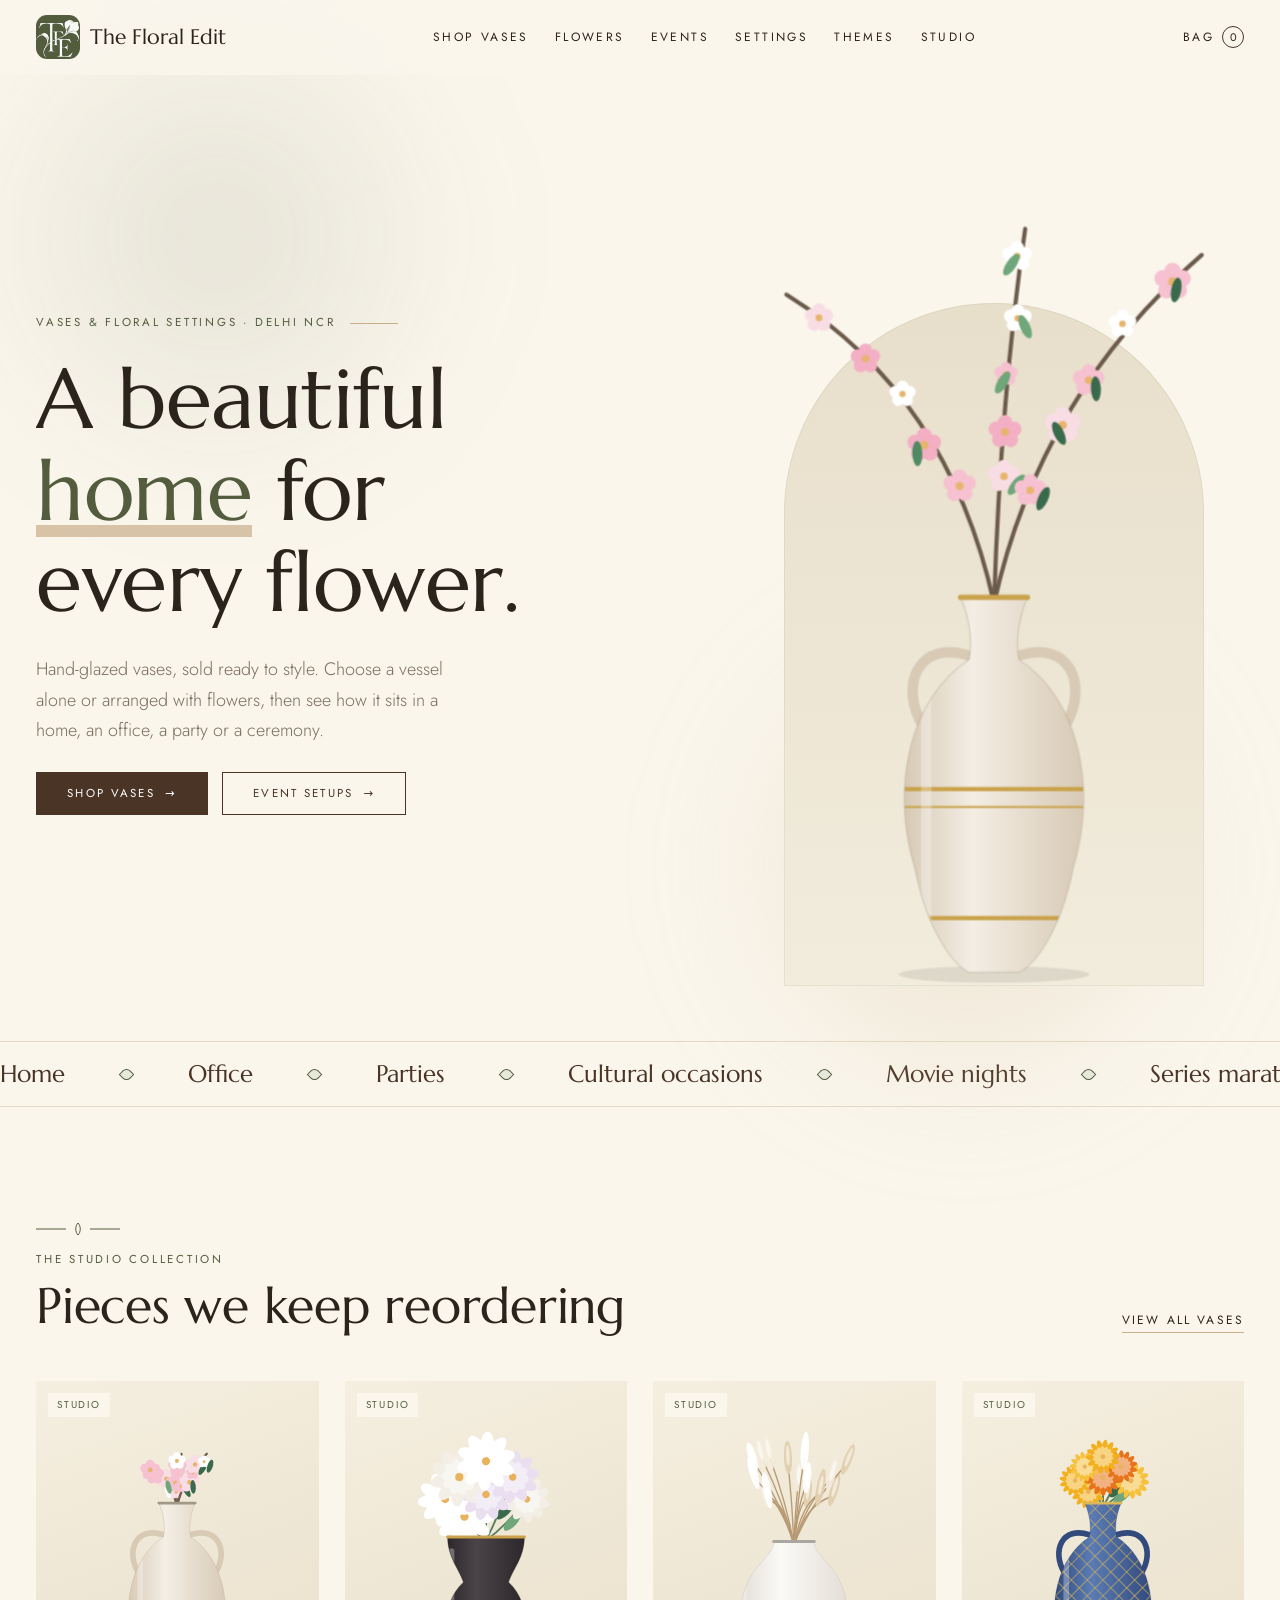
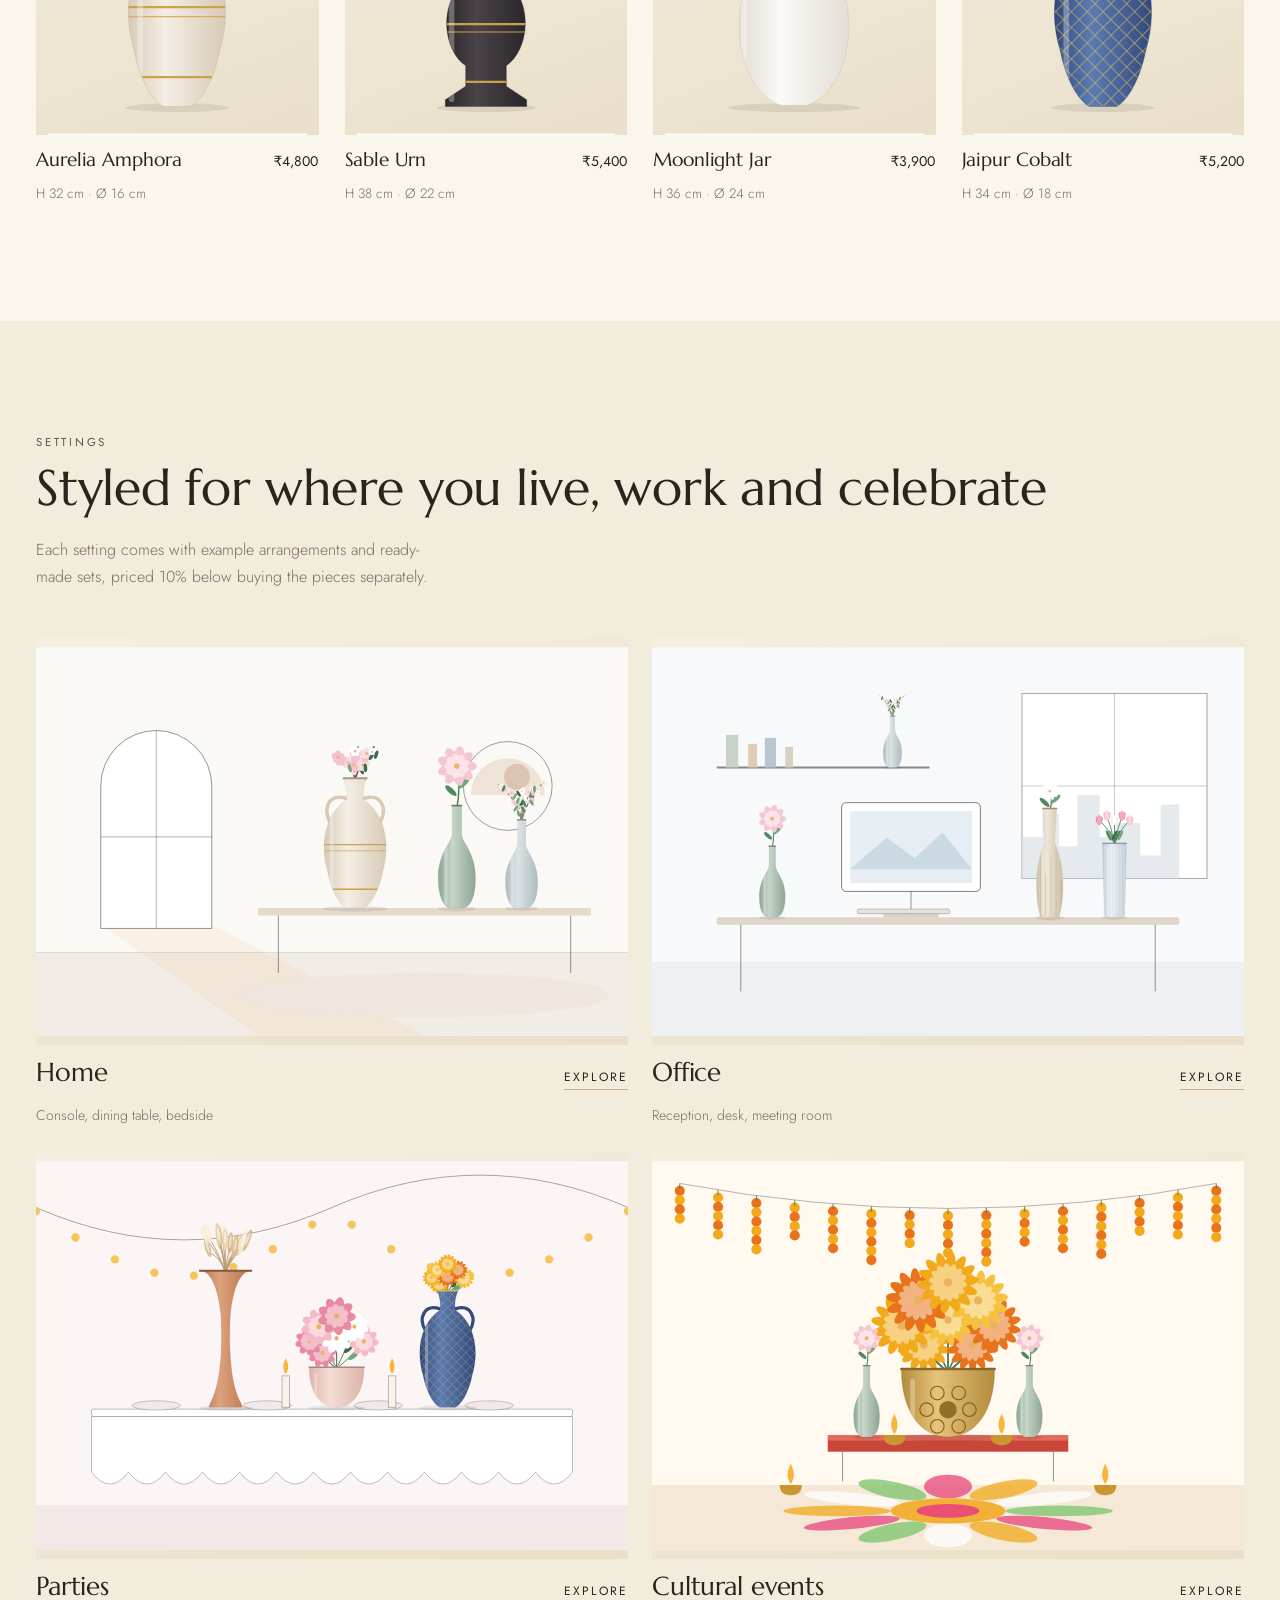
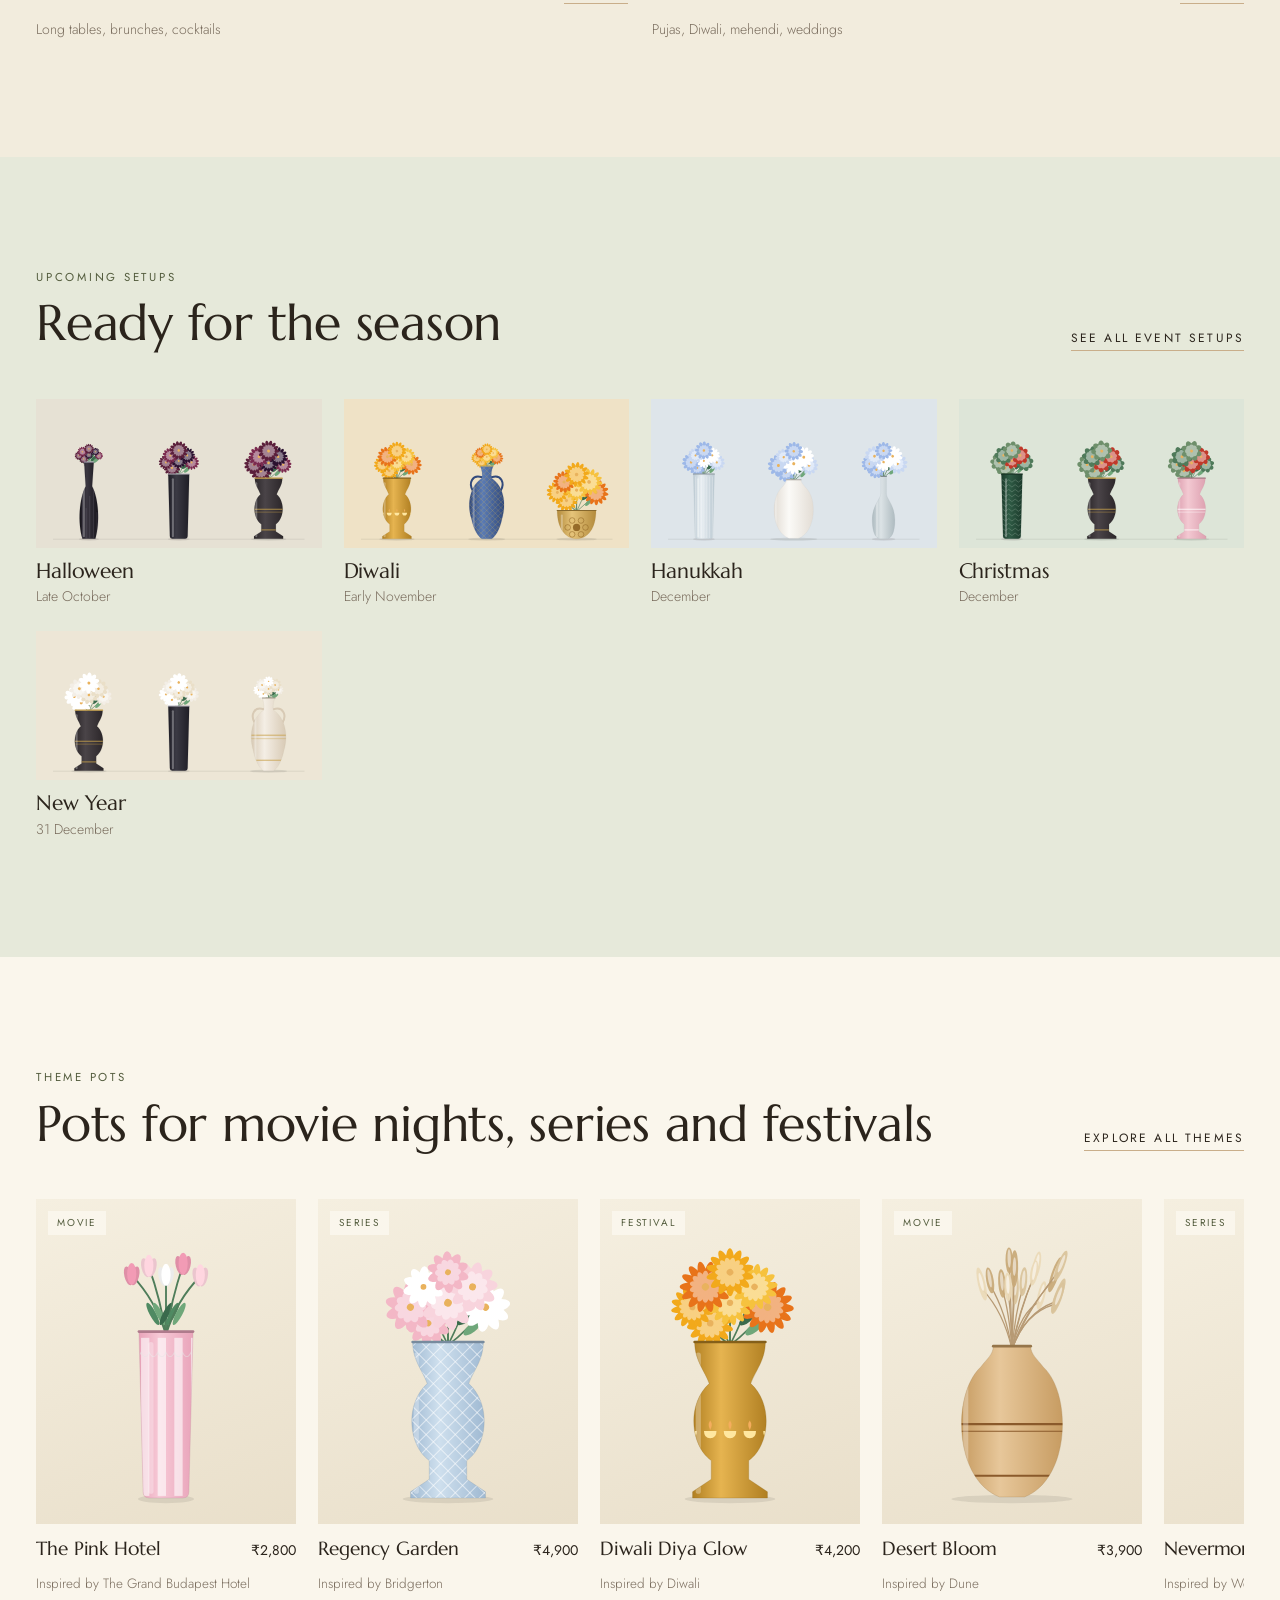
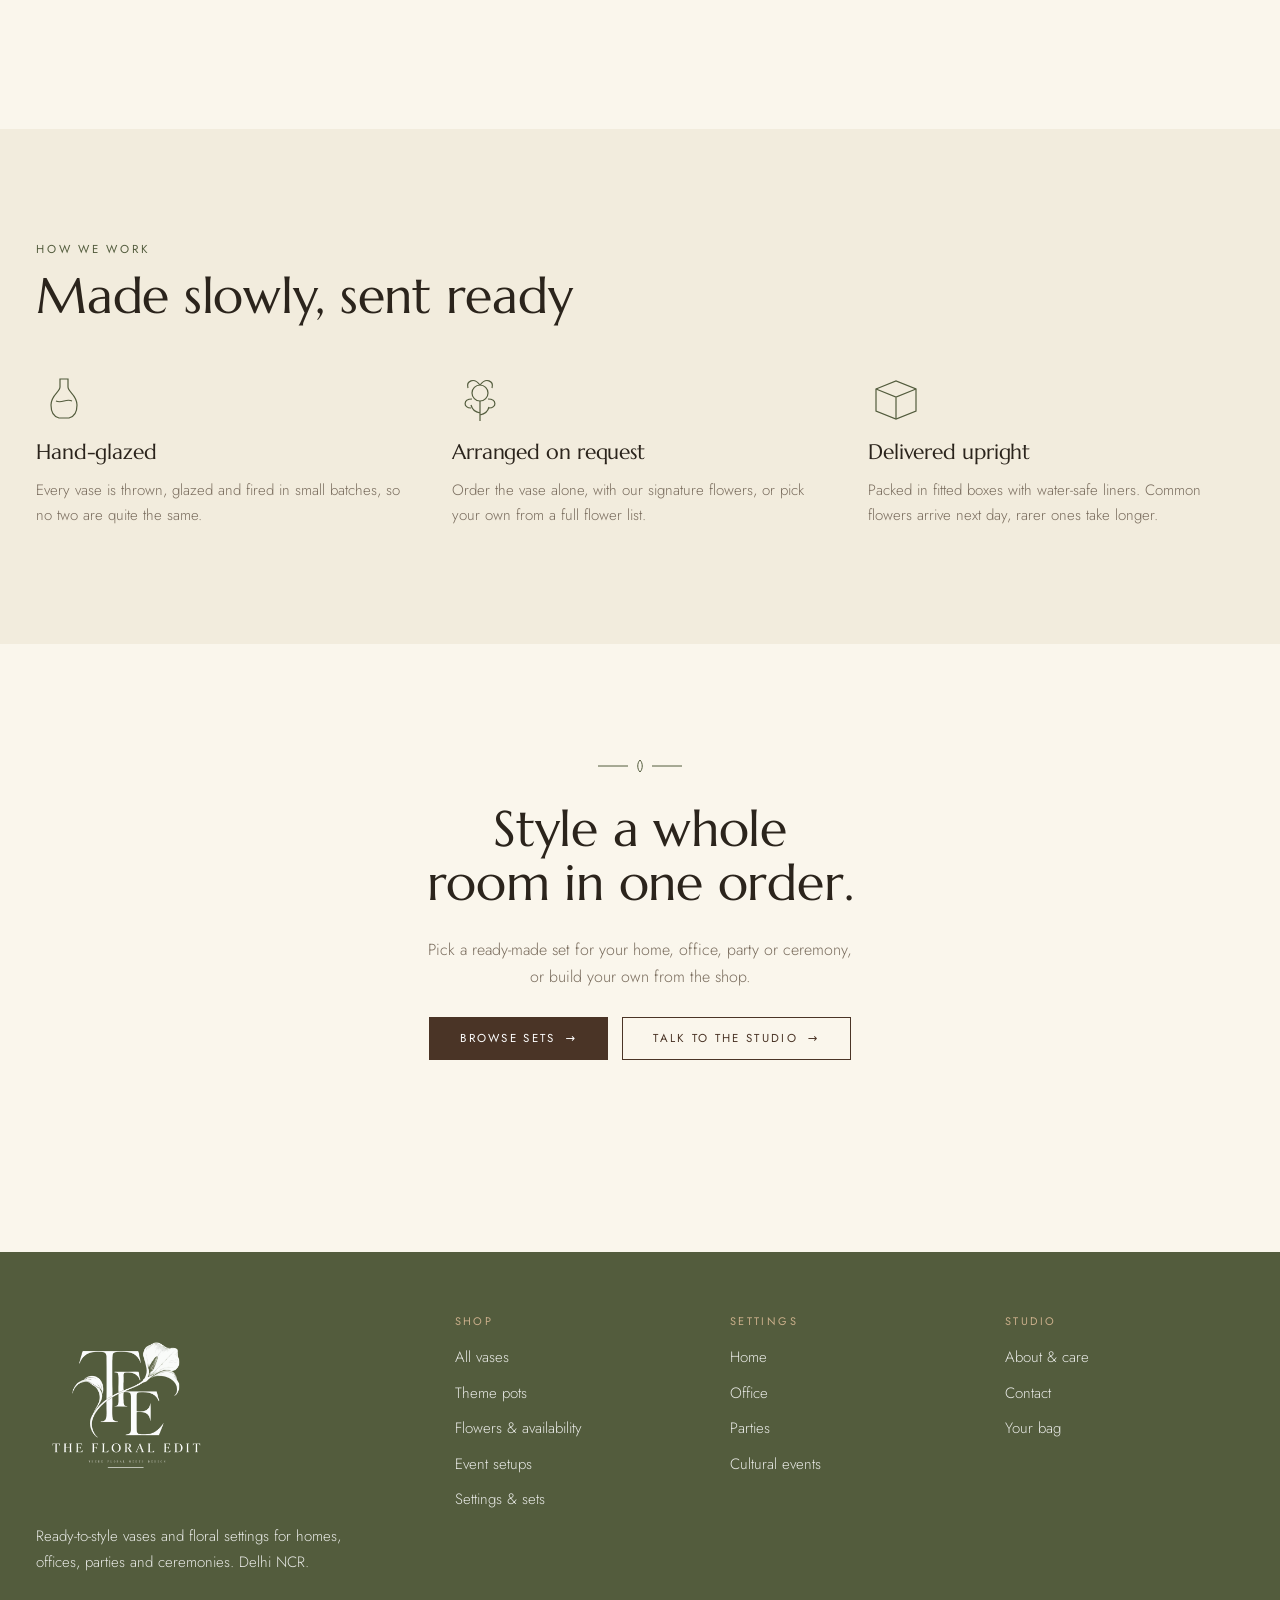
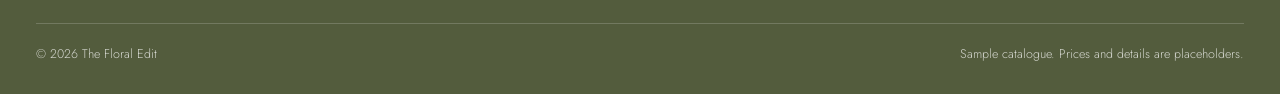
<file: index.html>
<!doctype html>
<html lang="en"><head><meta charset="utf-8"><meta name="viewport" content="width=device-width,initial-scale=1,viewport-fit=cover">
<title>The Floral Edit</title>
<meta name="theme-color" content="#3D631C">
<link rel="icon" type="image/png" href="assets/favicon.png">
<link rel="stylesheet" href="https://fonts.googleapis.com/css2?family=Jost:wght@300;400;500&family=Marcellus&display=swap">
<link rel="stylesheet" href="assets/style.css">
</head><body>
<main>
  <div class="wrap">
    <section class="hero" aria-label="Introduction">
      <div class="hero-copy">
        <span class="eyebrow">Vases &amp; floral settings &middot; Delhi NCR</span>
        <h1 aria-label="A beautiful home for every flower.">
          <span><i style="--d:.1s">A</i></span> <span><i style="--d:.18s">beautiful</i></span> <span><i style="--d:.26s"><em>home</em></i></span> <span><i style="--d:.34s">for</i></span> <span><i style="--d:.42s">every</i></span> <span><i style="--d:.5s">flower.</i></span>
        </h1>
        <p class="lede">Hand-glazed vases, sold ready to style. Choose a vessel alone or arranged with flowers, then see how it sits in a home, an office, a party or a ceremony.</p>
        <div class="cta">
          <a class="btn" href="shop.html">Shop vases</a>
          <a class="btn ghost" href="events.html">Event setups</a>
        </div>
      </div>
      <div class="hero-art" id="hero-art"><div class="arch" data-par="0.06"></div></div>
    </section>
  </div>

  <div class="marq" aria-hidden="true"><div class="marq-t" id="marq"></div></div>

  <section class="sec" aria-labelledby="h-feat">
    <div class="wrap">
      <div class="head" data-rv>
        <div><svg class="orn" viewBox="0 0 84 14" aria-hidden="true"><path d="M0 7h30M54 7h30" stroke="currentColor" stroke-width="1"/><path d="M42 1c3 3 3 9 0 12-3-3-3-9 0-12z" fill="none" stroke="currentColor"/></svg><span class="eyebrow">The studio collection</span><h2 id="h-feat">Pieces we keep reordering</h2></div>
        <a class="link" href="shop.html">View all vases</a>
      </div>
      <div class="grid" id="feat" data-stagger></div>
    </div>
  </section>

  <section class="sec band" aria-labelledby="h-set">
    <div class="wrap">
      <div class="head" data-rv>
        <div><span class="eyebrow">Settings</span><h2 id="h-set">Styled for where you live, work and celebrate</h2></div>
        <p>Each setting comes with example arrangements and ready-made sets, priced 10% below buying the pieces separately.</p>
      </div>
      <div class="tiles" id="tiles" data-stagger></div>
    </div>
  </section>

  <section class="sec band sage" aria-labelledby="h-ev">
    <div class="wrap">
      <div class="head" data-rv>
        <div><span class="eyebrow">Upcoming setups</span><h2 id="h-ev">Ready for the season</h2></div>
        <a class="link" href="events.html">See all event setups</a>
      </div>
      <div class="etiles" id="evt" data-stagger></div>
    </div>
  </section>

  <section class="sec" aria-labelledby="h-theme">
    <div class="wrap">
      <div class="head" data-rv>
        <div><span class="eyebrow">Theme pots</span><h2 id="h-theme">Pots for movie nights, series and festivals</h2></div>
        <a class="link" href="themes.html">Explore all themes</a>
      </div>
      <div class="strip" id="strip"></div>
    </div>
  </section>

  <section class="sec band" aria-labelledby="h-val">
    <div class="wrap">
      <div class="head" data-rv><div><span class="eyebrow">How we work</span><h2 id="h-val">Made slowly, sent ready</h2></div></div>
      <div class="vals" data-stagger>
        <div class="val" data-rv><svg viewBox="0 0 56 56" fill="none" stroke="currentColor" stroke-width="1.2" aria-hidden="true"><path d="M24 8h8v8c0 5 9 8 9 18 0 8-4 12-8 13H23c-4-1-8-5-8-13 0-10 9-13 9-18z"/><path d="M20 30c6 3 10-3 16 0"/></svg><h3>Hand-glazed</h3><p>Every vase is thrown, glazed and fired in small batches, so no two are quite the same.</p></div>
        <div class="val" data-rv><svg viewBox="0 0 56 56" fill="none" stroke="currentColor" stroke-width="1.2" aria-hidden="true"><circle cx="28" cy="22" r="8"/><path d="M28 14c-6-8-14-4-12 3M28 14c6-8 14-4 12 3M20 28c-9 0-9 9-1 9M36 28c9 0 9 9 1 9"/><path d="M28 30v20M28 42c-5-1-8-4-9-8M28 44c5-1 8-4 9-8"/></svg><h3>Arranged on request</h3><p>Order the vase alone, with our signature flowers, or pick your own from a full flower list.</p></div>
        <div class="val" data-rv><svg viewBox="0 0 56 56" fill="none" stroke="currentColor" stroke-width="1.2" aria-hidden="true"><path d="M8 18l20-8 20 8v22l-20 8-20-8z"/><path d="M8 18l20 8 20-8M28 26v22"/></svg><h3>Delivered upright</h3><p>Packed in fitted boxes with water-safe liners. Common flowers arrive next day, rarer ones take longer.</p></div>
      </div>
    </div>
  </section>

  <section class="sec" aria-labelledby="h-end">
    <div class="wrap" style="display:grid;gap:26px;justify-items:center;text-align:center">
      <svg class="orn" viewBox="0 0 84 14" aria-hidden="true" data-rv="fade"><path d="M0 7h30M54 7h30" stroke="currentColor" stroke-width="1"/><path d="M42 1c3 3 3 9 0 12-3-3-3-9 0-12z" fill="none" stroke="currentColor"/></svg>
      <h2 id="h-end" data-rv style="max-width:18ch">Style a whole room in one order.</h2>
      <p class="mute" data-rv style="max-width:48ch">Pick a ready-made set for your home, office, party or ceremony, or build your own from the shop.</p>
      <div class="cta" data-rv style="justify-content:center"><a class="btn" href="settings.html">Browse sets</a><a class="btn ghost" href="about.html#contact">Talk to the studio</a></div>
    </div>
  </section>
</main>

<script src="assets/data.js"></script>
<script src="assets/art.js"></script>
<script src="assets/app.js"></script>
<script>
(function(){
  var D=DATA;
  App.layout('home');

  /* hero illustration */
  var base=D.byId.aurelia,hp={id:'hero',shape:'amphora',glaze:['#F4EEE5','#D8CAB5'],motif:'bands',mc:'#C9A24B',rim:'#C9A24B',arr:{s:'branch',p:['#F6C1D0','#FFFFFF','#F9DDE5','#F3AFC3'],m:'#E7B56B'}};
  var host=document.getElementById('hero-art');
  host.insertAdjacentHTML('beforeend','<svg viewBox="-20 -150 240 410" role="img" aria-label="Line drawing of an amphora vase with flowering branches that fills with colour"><g class="outline">'+Art.heroLine().replace('<g class="outline" ','<g ')+'</g><g class="colour">'+Art.vaseInner(hp,{avail:210,big:true})+'</g></svg>');
  for(var i=0;i<12;i++){
    var s=document.createElement('i');s.className='petal';
    s.style.left=(6+Math.random()*88)+'%';s.style.animationDuration=(9+Math.random()*8)+'s';s.style.animationDelay=(Math.random()*9)+'s';
    s.style.setProperty('--dx',(Math.random()*120-60)+'px');
    s.style.background=['#F3C2CF','#F7DCE3','#EBCFA6','#D9E4D6'][i%4];s.style.width=s.style.height=(9+Math.random()*10)+'px';
    host.appendChild(s);
  }

  /* marquee */
  var words=['Home','Office','Parties','Cultural occasions','Movie nights','Series marathons','Festivals','Weddings','Pujas','Brunch tables'];
  var m=document.getElementById('marq'),one=words.map(function(w){return '<span>'+w+'</span>'}).join('');
  m.innerHTML=one+one;

  /* featured */
  var feat=['aurelia','sable','moonlight','jaipur'].map(function(id){return D.byId[id]});
  var fe=document.getElementById('feat');fe.innerHTML=feat.map(App.card).join('');

  /* settings tiles */
  var ti=document.getElementById('tiles');
  ti.innerHTML=D.settings.map(function(s,k){
    return '<a class="tile" data-rv href="settings.html#'+s.id+'"><div class="pic">'+Art.scene(s.scene)+'</div><div class="row"><h3>'+s.name+'</h3><span class="link">Explore</span></div><span class="t">'+s.tag+'</span></a>';
  }).join('');

  /* theme strip */
  var ths=['m-pinkhotel','s-regency','f-diwali','m-dune','s-nevermore','f-holi','s-heera'].map(function(id){return D.byId[id]});
  var st=document.getElementById('strip');
  st.innerHTML=ths.map(function(p){
    return '<article class="card"><a class="art" href="themes.html#'+p.group+'" aria-label="See '+p.name+'"><span class="badge">'+App.badge(p)+'</span>'+Art.vase(p)+'</a><div class="meta"><h3><a href="themes.html#'+p.group+'">'+p.name+'</a></h3><span class="price">'+App.money(p.price)+'</span></div><span class="sub">Inspired by '+p.insp.join(', ')+'</span></article>';
  }).join('');

  /* event tiles */
  document.getElementById('evt').innerHTML=D.events.map(function(e){
    var s=D.sets.filter(function(x){return x.event===e.id})[0];
    return '<a class="etile" data-rv href="events.html#'+e.id+'" style="--ev:'+e.bg+'"><div class="pic">'+Art.group(App.setItems(s))+'</div><div><h3>'+e.name+'</h3><span class="t">'+e.tag+'</span></div></a>';
  }).join('');

  App.wire();App.reveal();
})();
</script>

</body></html>
</file>
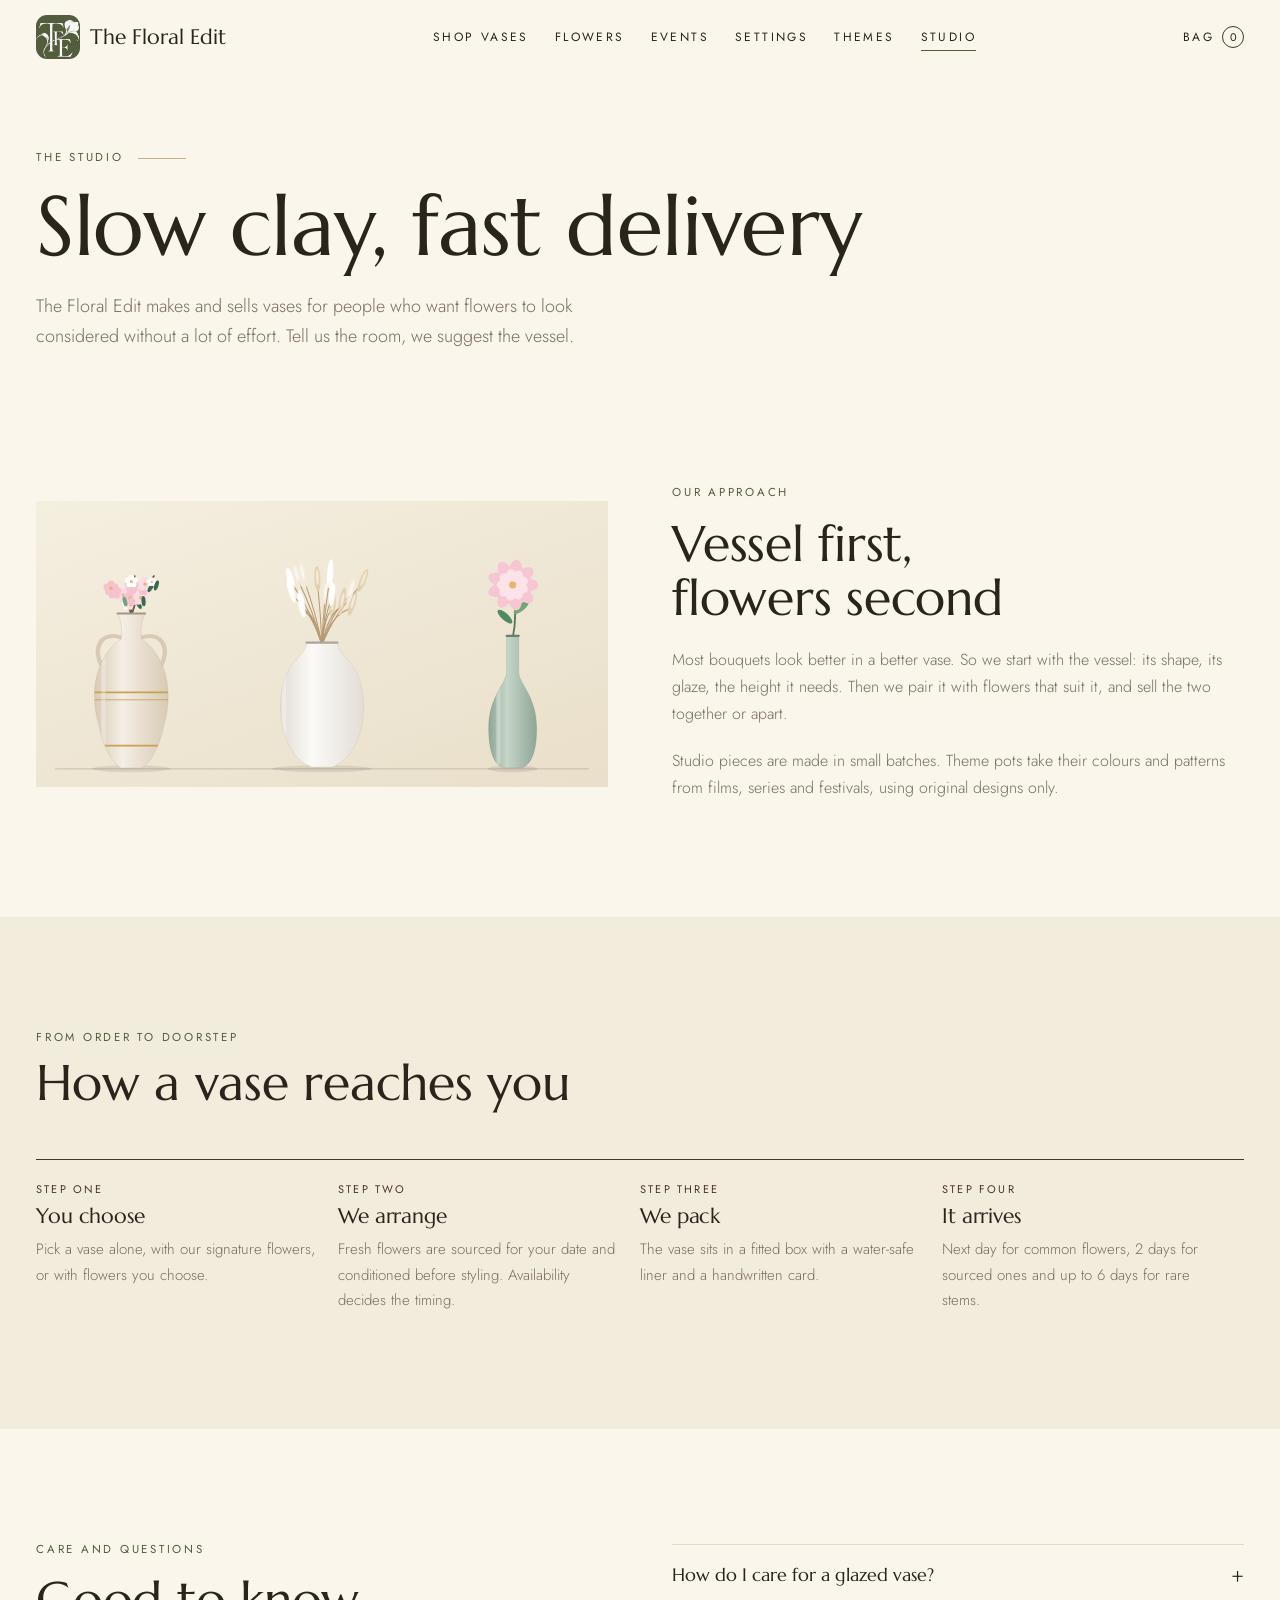
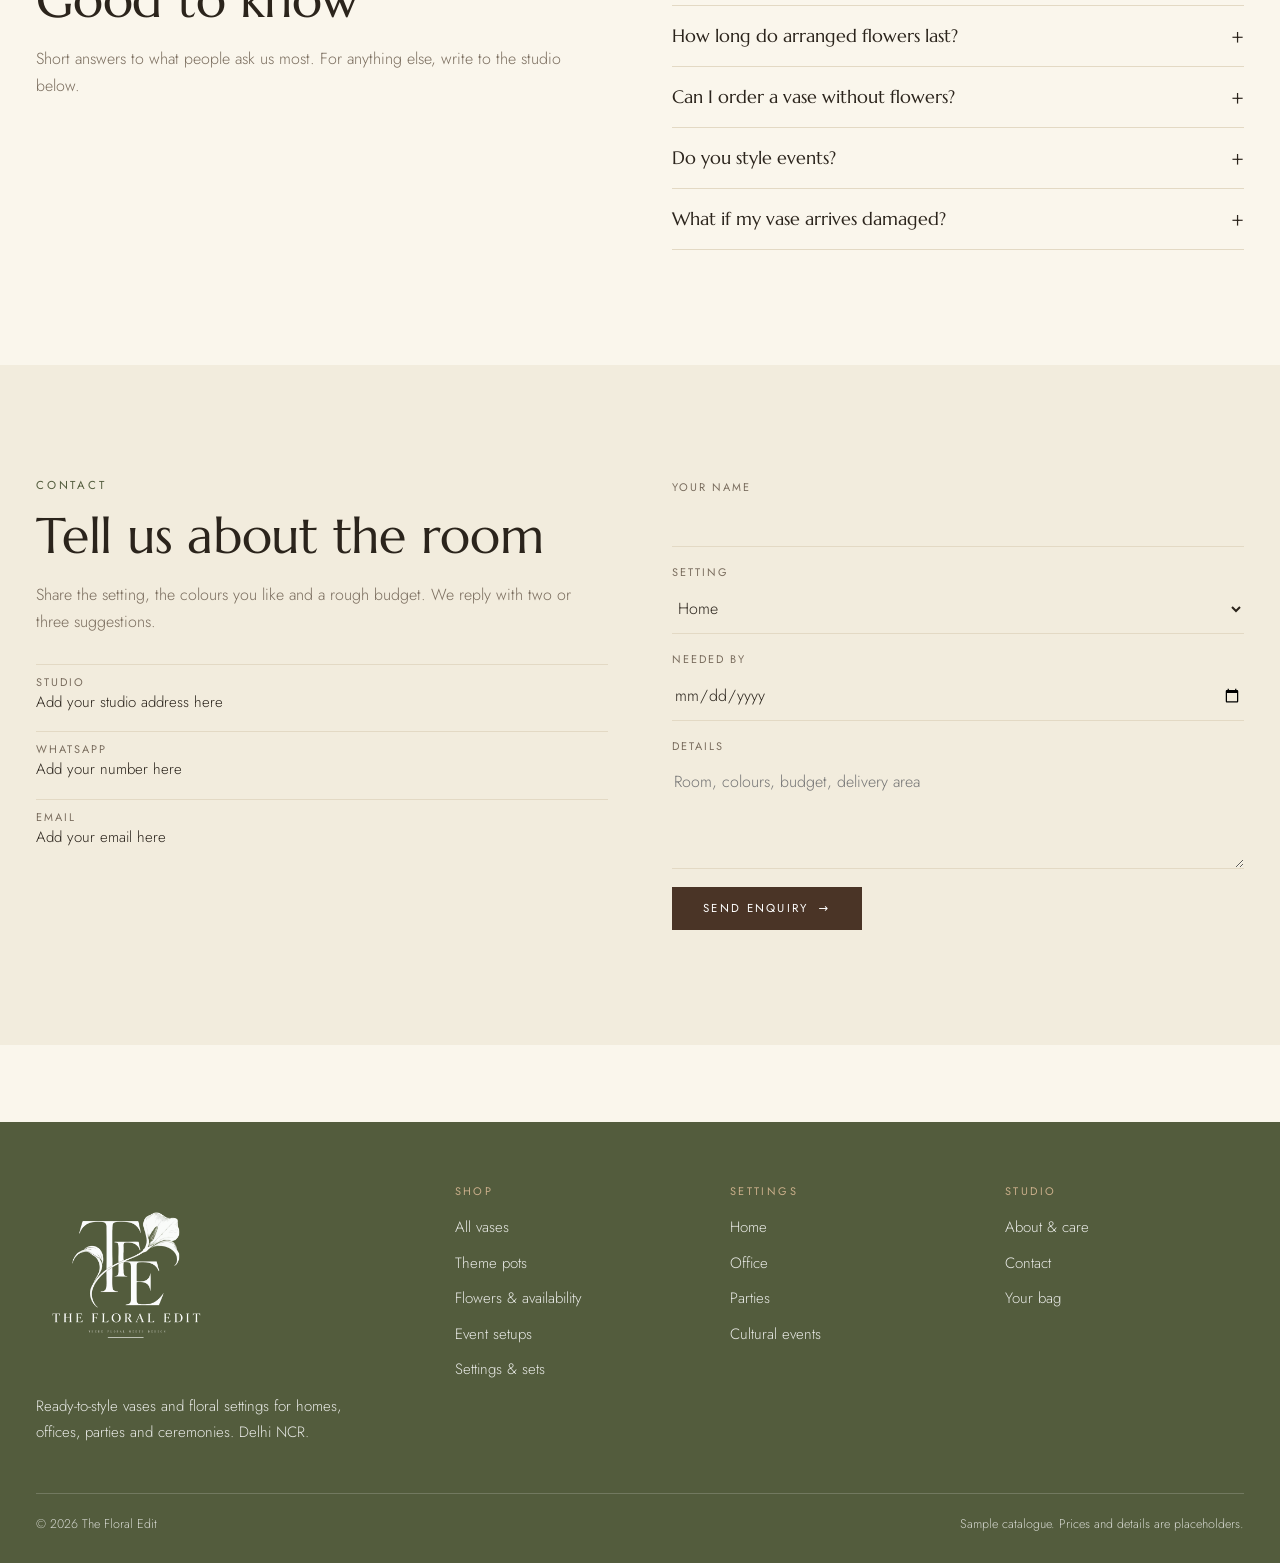
<file: about.html>
<!doctype html>
<html lang="en" class="sub"><head><meta charset="utf-8"><meta name="viewport" content="width=device-width,initial-scale=1,viewport-fit=cover">
<title>Studio | The Floral Edit</title>
<link rel="stylesheet" href="https://fonts.googleapis.com/css2?family=Jost:wght@300;400;500&family=Marcellus&display=swap">
<meta name="theme-color" content="#3D631C">
<link rel="icon" type="image/png" href="assets/favicon.png">
<link rel="stylesheet" href="assets/style.css">
<style>#contact{scroll-margin-top:96px}</style>
</head><body>
<main>
  <div class="wrap">
    <div class="intro"><span class="eyebrow">The studio</span><h1>Slow clay, fast delivery</h1>
      <p>The Floral Edit makes and sells vases for people who want flowers to look considered without a lot of effort. Tell us the room, we suggest the vessel.</p></div>
  </div>

  <section class="sec">
    <div class="wrap cols">
      <div class="set-pic" data-rv="scale" id="pic"></div>
      <div class="set-txt" data-rv>
        <span class="eyebrow">Our approach</span>
        <h2>Vessel first, flowers second</h2>
        <p class="mute">Most bouquets look better in a better vase. So we start with the vessel: its shape, its glaze, the height it needs. Then we pair it with flowers that suit it, and sell the two together or apart.</p>
        <p class="mute">Studio pieces are made in small batches. Theme pots take their colours and patterns from films, series and festivals, using original designs only.</p>
      </div>
    </div>
  </section>

  <section class="sec band">
    <div class="wrap">
      <div class="head" data-rv><div><span class="eyebrow">From order to doorstep</span><h2>How a vase reaches you</h2></div></div>
      <div class="steps" data-stagger>
        <div class="step" data-rv><span class="n">Step one</span><h3>You choose</h3><p>Pick a vase alone, with our signature flowers, or with flowers you choose.</p></div>
        <div class="step" data-rv><span class="n">Step two</span><h3>We arrange</h3><p>Fresh flowers are sourced for your date and conditioned before styling. Availability decides the timing.</p></div>
        <div class="step" data-rv><span class="n">Step three</span><h3>We pack</h3><p>The vase sits in a fitted box with a water-safe liner and a handwritten card.</p></div>
        <div class="step" data-rv><span class="n">Step four</span><h3>It arrives</h3><p>Next day for common flowers, 2 days for sourced ones and up to 6 days for rare stems.</p></div>
      </div>
    </div>
  </section>

  <section class="sec">
    <div class="wrap cols" style="align-items:start">
      <div data-rv style="display:grid;gap:18px"><span class="eyebrow">Care and questions</span><h2>Good to know</h2><p class="mute">Short answers to what people ask us most. For anything else, write to the studio below.</p></div>
      <div data-rv>
        <details><summary>How do I care for a glazed vase?</summary><p>Wash by hand with warm water and mild soap. Dry upright. Avoid dishwashers and sudden temperature changes.</p></details>
        <details><summary>How long do arranged flowers last?</summary><p>Fresh arrangements typically last five to seven days with fresh water every second day. Dried and preserved pieces last a year or more away from direct sun.</p></details>
        <details><summary>Can I order a vase without flowers?</summary><p>Yes. Every vase has a vase-only option, packed empty and ready for your own flowers.</p></details>
        <details><summary>Do you style events?</summary><p>Yes. Use the form below for weddings, pujas, mehendis, dinners and office events. We usually reply within a day.</p></details>
        <details><summary>What if my vase arrives damaged?</summary><p>Message us within 24 hours with a photo and we will replace it.</p></details>
      </div>
    </div>
  </section>

  <section class="sec band" id="contact">
    <div class="wrap cols" style="align-items:start">
      <div style="display:grid;gap:18px" data-rv>
        <span class="eyebrow">Contact</span><h2>Tell us about the room</h2>
        <p class="mute">Share the setting, the colours you like and a rough budget. We reply with two or three suggestions.</p>
        <div class="deets" style="margin-top:10px">
          <div><span>Studio</span>Add your studio address here</div>
          <div><span>WhatsApp</span>Add your number here</div>
          <div><span>Email</span>Add your email here</div>
        </div>
      </div>
      <form class="form" id="f" data-rv novalidate>
        <label for="f1">Your name<input id="f1" autocomplete="name"></label>
        <label for="f2">Setting<select id="f2" style="width:100%"><option>Home</option><option>Office</option><option>Party</option><option>Cultural event</option><option>Theme pot</option></select></label>
        <label for="f3">Needed by<input id="f3" type="date"></label>
        <label for="f4">Details<textarea id="f4" placeholder="Room, colours, budget, delivery area"></textarea></label>
        <button class="btn" type="submit" style="justify-self:start">Send enquiry</button>
        <div class="note" id="fm" hidden></div>
      </form>
    </div>
  </section>
</main>
<script src="assets/data.js"></script>
<script src="assets/art.js"></script>
<script src="assets/app.js"></script>
<script>
(function(){
  App.layout('about');
  var D=DATA;
  document.getElementById('pic').innerHTML=Art.group(['aurelia','moonlight','wren'].map(function(id){return {p:D.byId[id],arranged:true}}));
  document.getElementById('f').addEventListener('submit',function(e){
    e.preventDefault();var n=document.getElementById('f1').value.trim(),m=document.getElementById('fm');m.hidden=false;
    m.textContent=n?'Thanks, '+n+'. This preview form is not connected to an inbox yet, so connect it to WhatsApp or email before going live.':'Please add your name so we know who to reply to.';
    if(!n)document.getElementById('f1').focus();
  });
  App.reveal();
})();
</script>
</body></html>
</file>
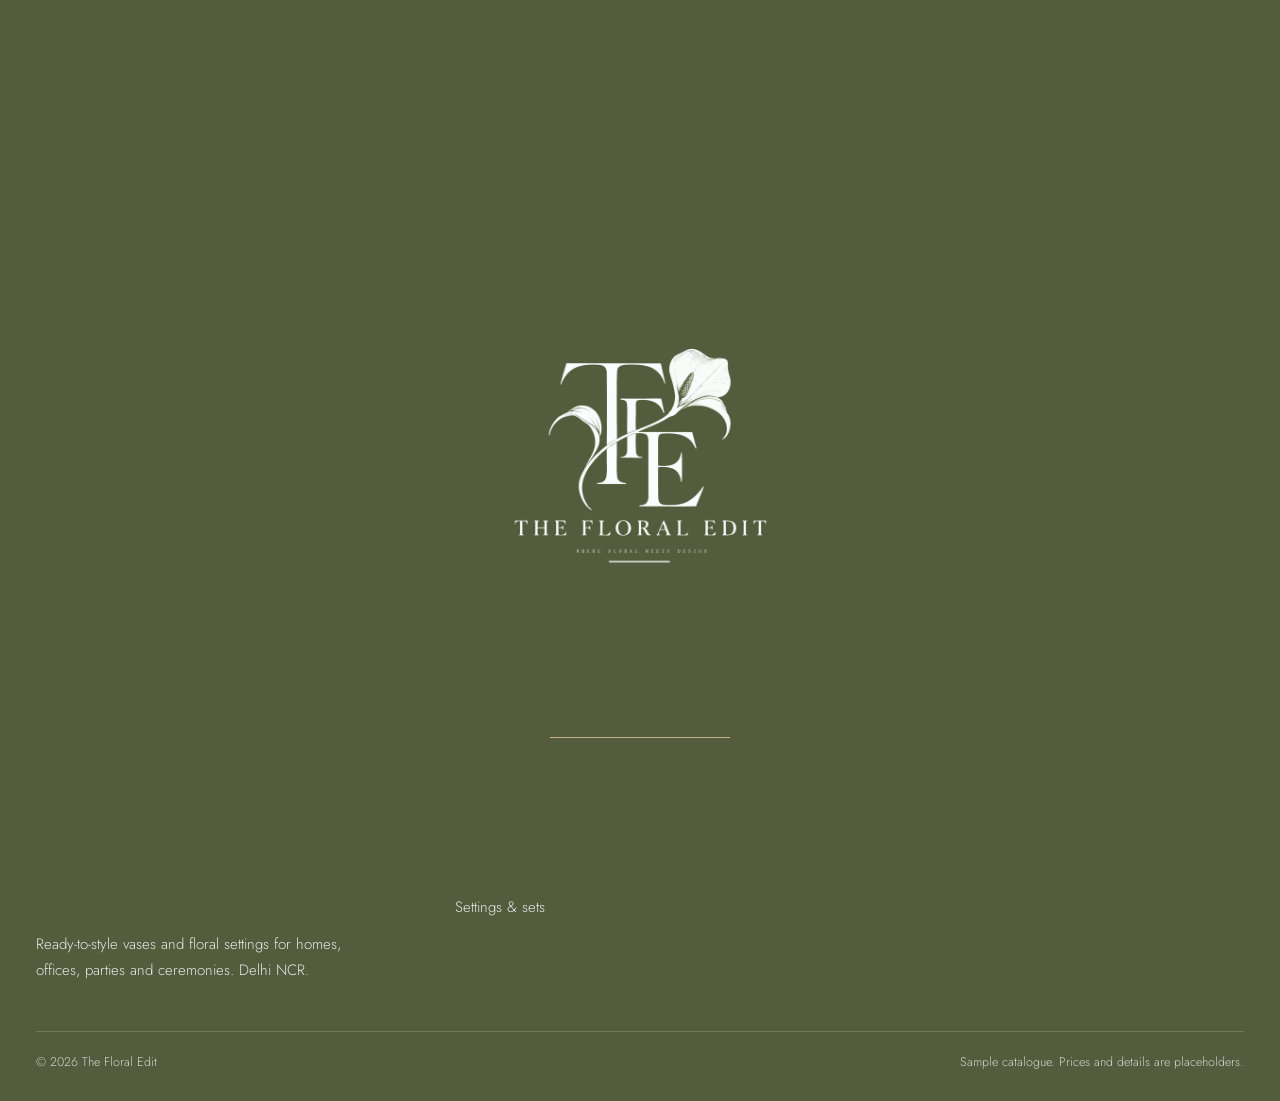
<file: cart.html>
<!doctype html>
<html lang="en" class="sub"><head><meta charset="utf-8"><meta name="viewport" content="width=device-width,initial-scale=1,viewport-fit=cover">
<title>Your Bag | The Floral Edit</title>
<link rel="stylesheet" href="https://fonts.googleapis.com/css2?family=Jost:wght@300;400;500&family=Marcellus&display=swap">
<meta name="theme-color" content="#3D631C">
<link rel="icon" type="image/png" href="assets/favicon.png">
<link rel="stylesheet" href="assets/style.css">
</head><body>
<main class="wrap">
  <div class="intro"><span class="eyebrow">Your bag</span><h1>Ready when you are</h1></div>
  <div id="cart" style="margin-top:36px"></div>
</main>
<script src="assets/data.js"></script>
<script src="assets/art.js"></script>
<script src="assets/app.js"></script>
<script>
(function(){
  App.layout('cart');
  var D=DATA,root=document.getElementById('cart'),FREE=3000,SHIP=250;
  function lineHtml(it){
    var th,nm,sub,u=App.unit(it);
    if(it.t==='s'){var s=App.setOf(it.id);if(!s)return '';th=Art.group(App.setItems(s));nm=s.name;sub='Set of '+s.items.length+', arranged \u00b7 '+D.tiers[s.tier||'ready'].n}
    else{var p=D.byId[it.id];if(!p)return '';th=App.art(p,it.o);nm=p.name;sub=App.optLabel(it)}
    return '<div class="line"><div class="th">'+th+'</div><div><h3>'+nm+'</h3><div class="sub">'+sub+'</div><div class="ctl"><div class="qty"><button type="button" data-k="'+it.k+'" data-d="-1" aria-label="Decrease quantity">\u2212</button><b>'+it.q+'</b><button type="button" data-k="'+it.k+'" data-d="1" aria-label="Increase quantity">+</button></div><button class="x" type="button" data-rm="'+it.k+'">Remove</button></div></div><div class="lp">'+App.money(u*it.q)+'</div></div>';
  }
  function render(){
    var c=App.load().filter(function(i){return i.t==='s'?App.setOf(i.id):D.byId[i.id]});
    if(!c.length){root.innerHTML='<div class="empty" style="padding-block:40px 120px"><p style="margin:0 auto 24px">Your bag is empty.</p><a class="btn" href="shop.html">Shop vases</a></div>';App.count();return}
    var sub=0;c.forEach(function(i){sub+=App.unit(i)*i.q});
    var ship=sub>=FREE?0:SHIP,left=Math.max(0,FREE-sub);
    root.innerHTML='<div class="cart"><div id="lines">'+c.map(lineHtml).join('')+'</div>'+
     '<aside class="sum" aria-label="Order summary"><h3>Summary</h3>'+
     '<div class="meter" aria-hidden="true"><i style="width:'+Math.min(100,sub/FREE*100)+'%"></i></div>'+
     '<div class="avail"><b>Estimated delivery: '+App.leadOf(c).n+'</b><span>Set by the slowest flower in your bag. Flowers are subject to availability.</span></div><p style="font-size:13.5px" class="mute">'+(left?'Add '+App.money(left)+' more for free delivery.':'You have free delivery.')+'</p>'+
     '<div class="r"><span>Subtotal</span><span>'+App.money(sub)+'</span></div><div class="r"><span>Delivery</span><span>'+(ship?App.money(ship):'Free')+'</span></div>'+
     '<div class="r tot"><span>Total</span><span>'+App.money(sub+ship)+'</span></div>'+
     '<form id="co" novalidate><label for="n">Name<input id="n" autocomplete="name"></label><label for="ph">Phone<input id="ph" inputmode="tel" autocomplete="tel"></label><label for="ad">Delivery address<textarea id="ad" style="min-height:80px" autocomplete="street-address"></textarea></label><label for="dt">Delivery date<input id="dt" type="date"></label><button class="btn" type="submit" style="justify-content:center">Place order</button><div class="note" id="msg" hidden></div></form></aside></div>';
    root.querySelectorAll('[data-d]').forEach(function(b){b.addEventListener('click',function(){
      var cc=App.load().slice(),k=b.getAttribute('data-k');cc.forEach(function(i){if(i.k===k)i.q=Math.max(1,Math.min(20,i.q+parseInt(b.getAttribute('data-d'),10)))});App.save(cc);render();
    })});
    root.querySelectorAll('[data-rm]').forEach(function(b){b.addEventListener('click',function(){
      var k=b.getAttribute('data-rm');App.save(App.load().filter(function(i){return i.k!==k}));render();
    })});
    document.getElementById('co').addEventListener('submit',function(e){
      e.preventDefault();
      var n=document.getElementById('n').value.trim(),ph=document.getElementById('ph').value.trim(),ad=document.getElementById('ad').value.trim(),m=document.getElementById('msg');
      m.hidden=false;
      if(!n||!ph||!ad){m.textContent='Please add your name, phone number and delivery address.';return}
      var no='TFE-'+Math.floor(1000+Math.random()*9000);
      App.save([]);App.count();
      root.innerHTML='<div class="empty" style="padding-block:40px 120px;display:grid;gap:18px;justify-items:center"><svg viewBox="0 0 56 56" width="56" height="56" fill="none" stroke="var(--accent)" stroke-width="1.3"><circle cx="28" cy="28" r="24"/><path d="M17 29l8 8 14-17"/></svg><h2>Thank you, '+n.replace(/[<>&]/g,'')+'.</h2><p class="mute">Order '+no+' is ready to confirm. This preview takes no payment and sends nothing yet, so connect checkout before going live.</p><a class="btn" href="shop.html">Keep browsing</a></div>';
    });
  }
  render();
})();
</script>
</body></html>
</file>
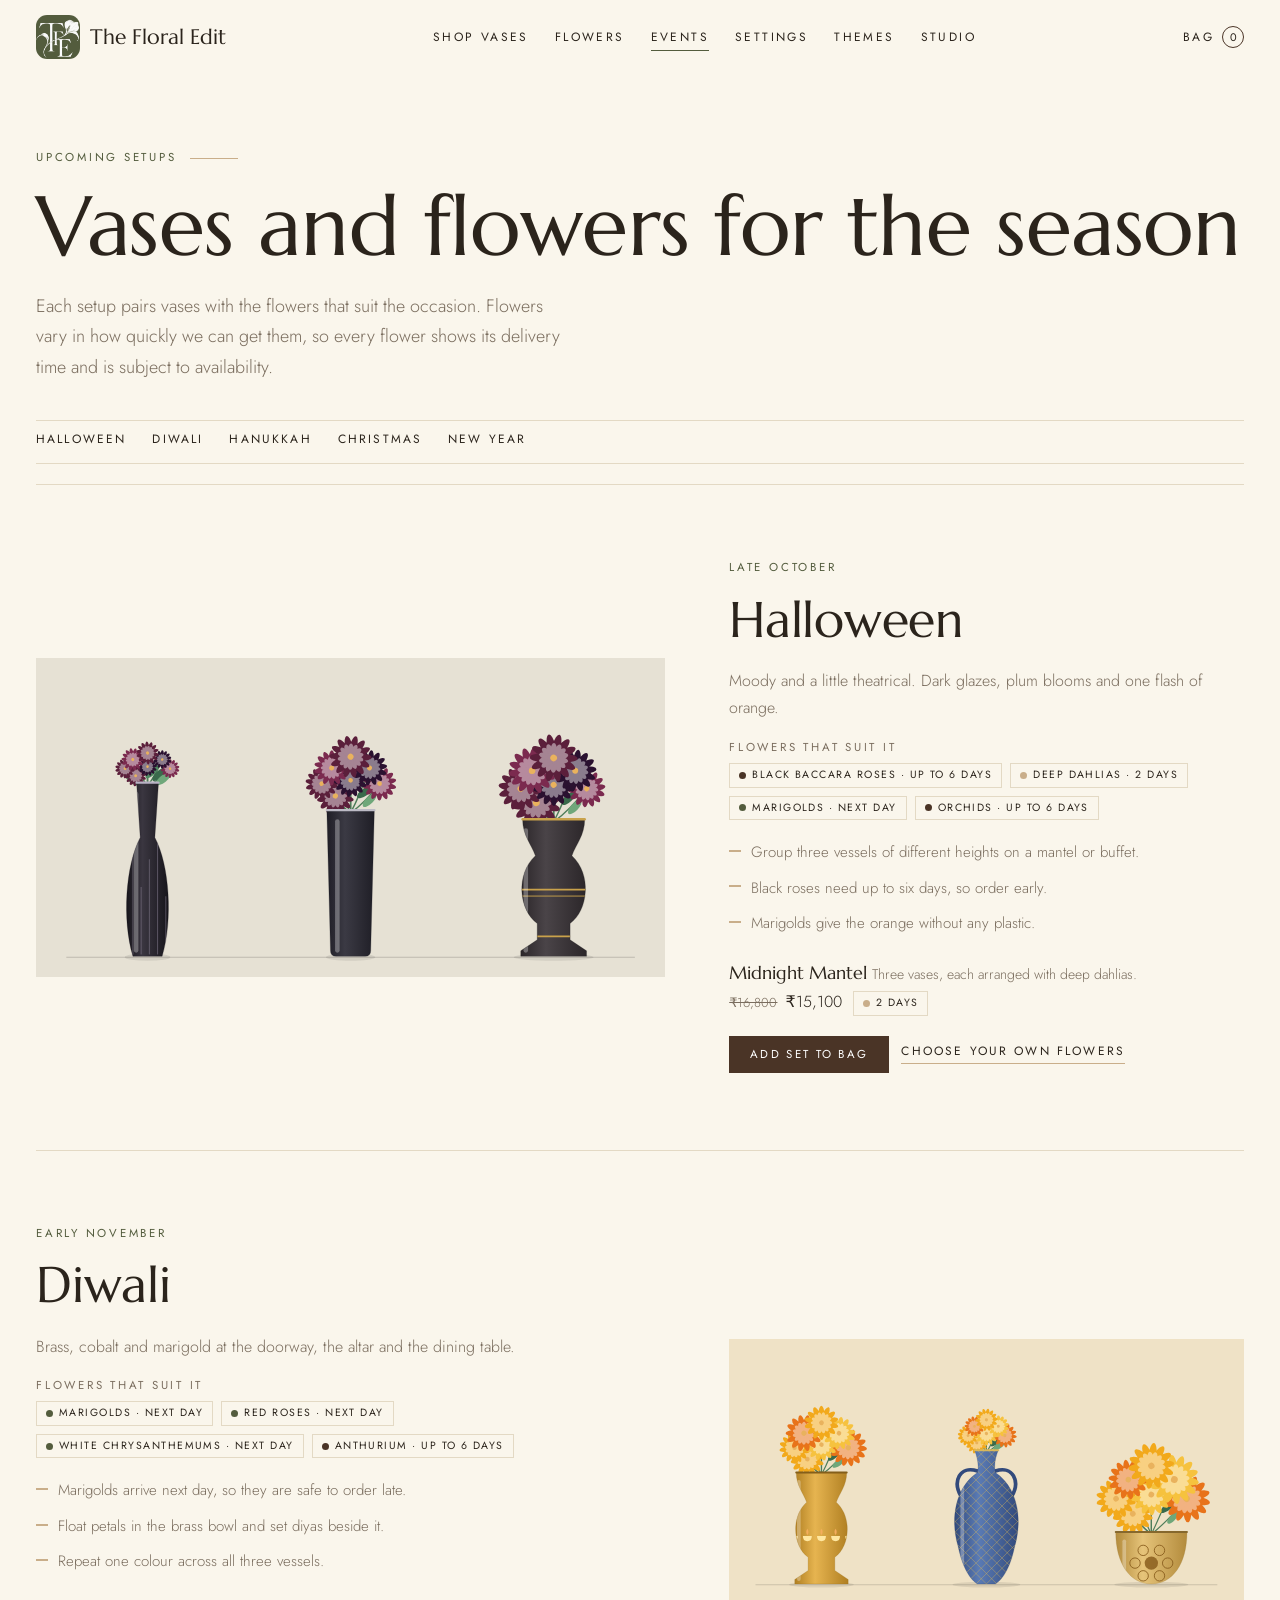
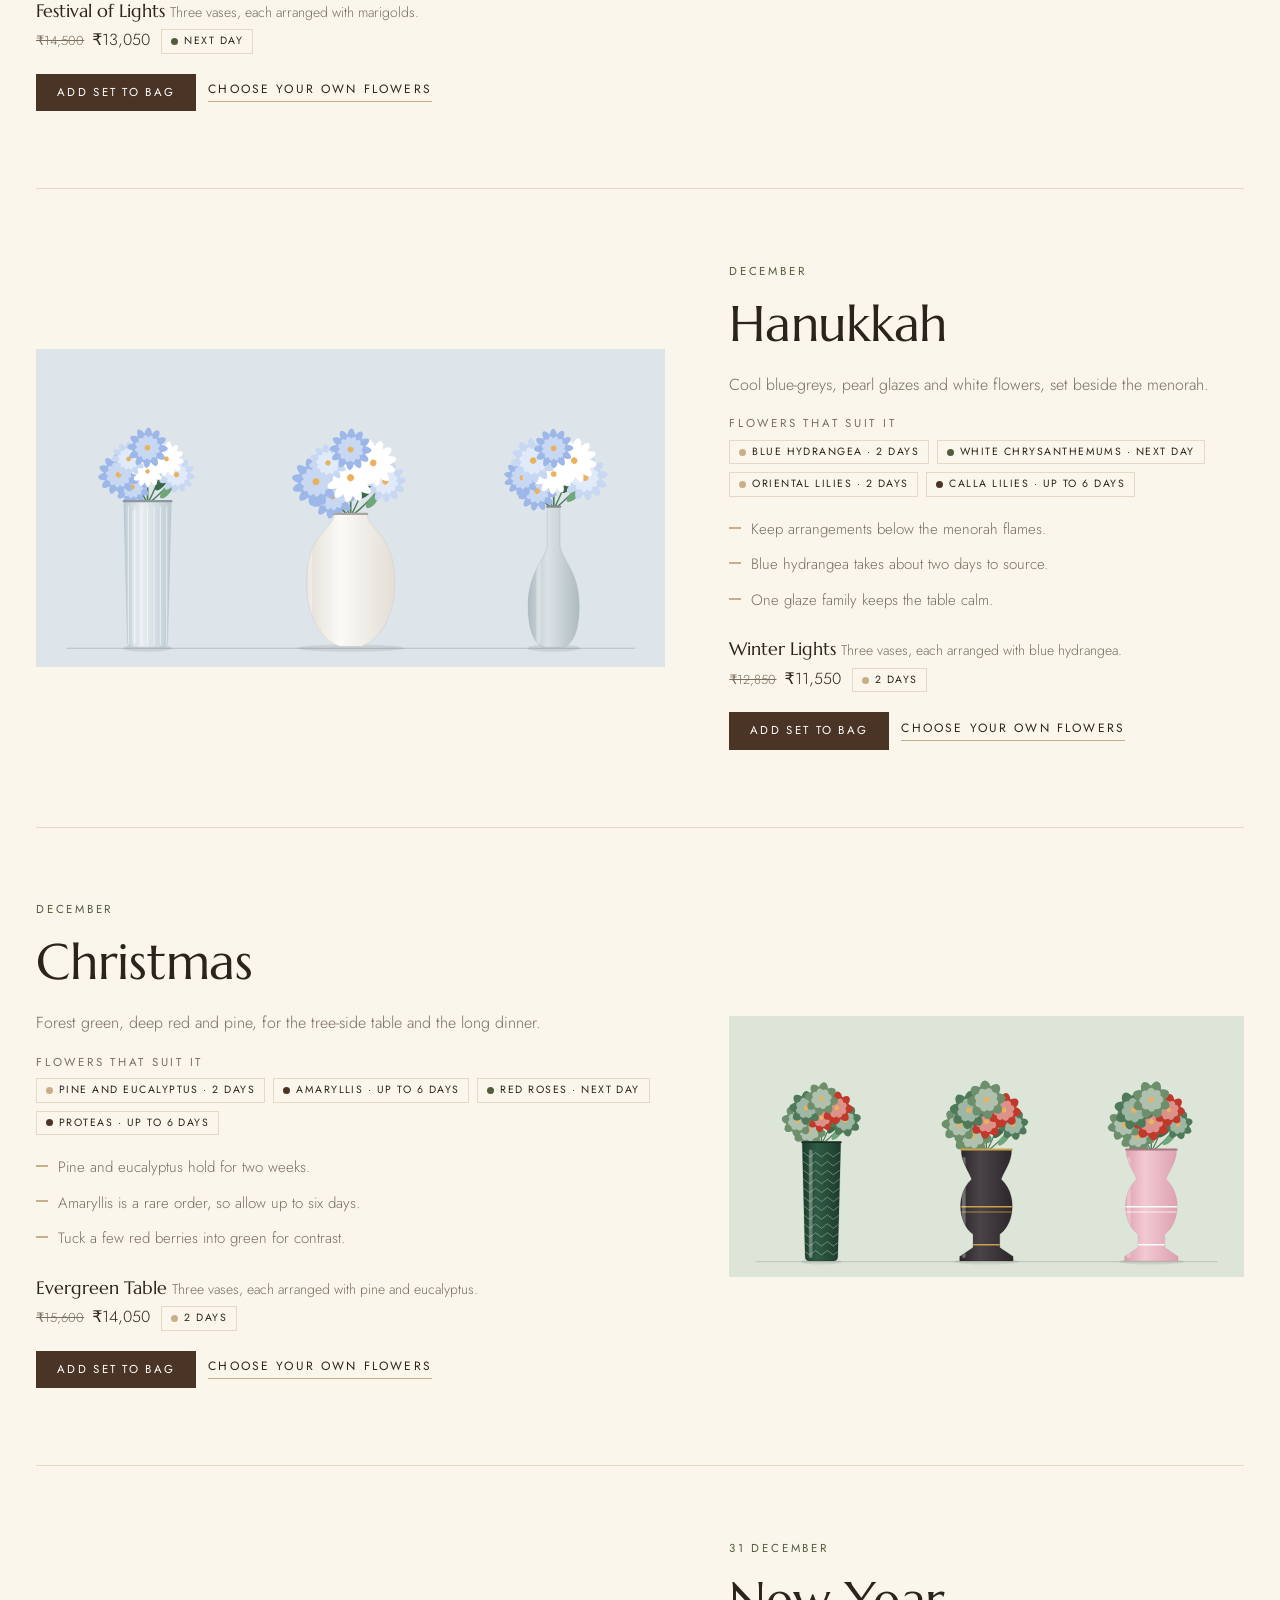
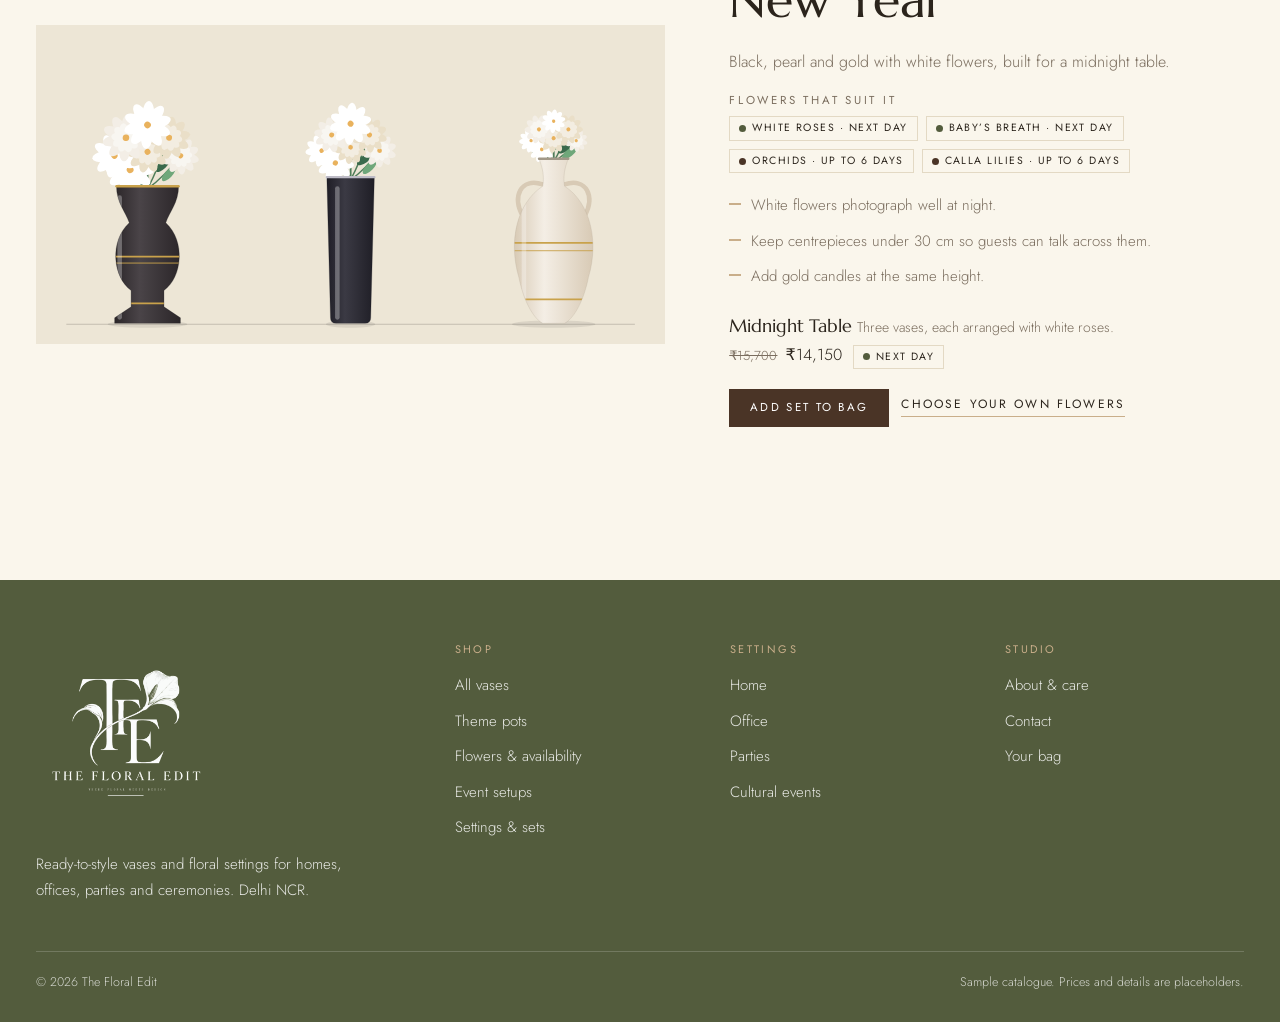
<file: events.html>
<!doctype html>
<html lang="en" class="sub"><head><meta charset="utf-8"><meta name="viewport" content="width=device-width,initial-scale=1,viewport-fit=cover">
<title>Event setups | The Floral Edit</title>
<meta name="theme-color" content="#535C3D">
<link rel="icon" type="image/png" href="assets/favicon.png">
<link rel="stylesheet" href="https://fonts.googleapis.com/css2?family=Jost:wght@300;400;500&family=Marcellus&display=swap">
<link rel="stylesheet" href="assets/style.css">
</head><body>
<main class="wrap">
  <div class="intro"><span class="eyebrow">Upcoming setups</span><h1>Vases and flowers for the season</h1>
    <p>Each setup pairs vases with the flowers that suit the occasion. Flowers vary in how quickly we can get them, so every flower shows its delivery time and is subject to availability.</p>
    <nav class="anchors" id="an" aria-label="Jump to event" style="display:flex;gap:6px 26px;flex-wrap:wrap;border-block:1px solid var(--line);padding-block:12px;margin-top:20px"></nav></div>
  <div id="evs"></div>
</main>
<script src="assets/data.js"></script>
<script src="assets/art.js"></script>
<script src="assets/app.js"></script>
<script>
(function(){
  App.layout('events');
  var D=DATA,h='';
  document.getElementById('an').innerHTML=D.events.map(function(e){return '<a class="link" style="border:0" href="#'+e.id+'">'+e.name+'</a>'}).join('');
  D.events.forEach(function(e,k){
    var s=D.sets.filter(function(x){return x.event===e.id})[0],T=D.tiers[s.tier];
    h+='<section class="evsec'+(k%2?' flip':'')+'" id="'+e.id+'" style="--ev:'+e.bg+'"><div class="set-pic" data-rv="scale">'+Art.group(App.setItems(s))+'</div>'+
     '<div class="set-txt" data-rv><span class="eyebrow">'+e.tag+'</span><h2>'+e.name+'</h2><p class="mute">'+e.lead+'</p>'+
     '<div><span class="eyebrow" style="display:block;margin-bottom:10px;color:var(--mute)">Flowers that suit it</span><div class="evrow">'+e.flowers.map(function(id){var f=D.fById[id];return '<span class="tier '+f.tier+'">'+f.name+' \u00b7 '+D.tiers[f.tier].n+'</span>'}).join('')+'</div></div>'+
     '<ul>'+e.tips.map(function(t){return '<li>'+t+'</li>'}).join('')+'</ul>'+
     '<div class="evprice"><strong style="font-family:var(--display);font-size:1.15rem;font-weight:400">'+s.name+'</strong> <span class="mute" style="font-size:14px">'+s.desc+'</span><br><s>'+App.money(s.full)+'</s>'+App.money(s.price)+' <span class="tier '+s.tier+'" style="margin-left:6px">'+T.n+'</span></div>'+
     '<div class="evbtns"><button class="btn sm plain" type="button" data-addset="'+s.id+'">Add set to bag</button><a class="link" href="product.html#'+e.vases[0]+'" data-pid="'+e.vases[0]+'">Choose your own flowers</a></div></div></section>';
  });
  document.getElementById('evs').innerHTML=h;
  App.wire();App.reveal();
  var t=(location.hash||'').slice(1);if(t&&document.getElementById(t))setTimeout(function(){document.getElementById(t).scrollIntoView()},60);
})();
</script>
</body></html>
</file>
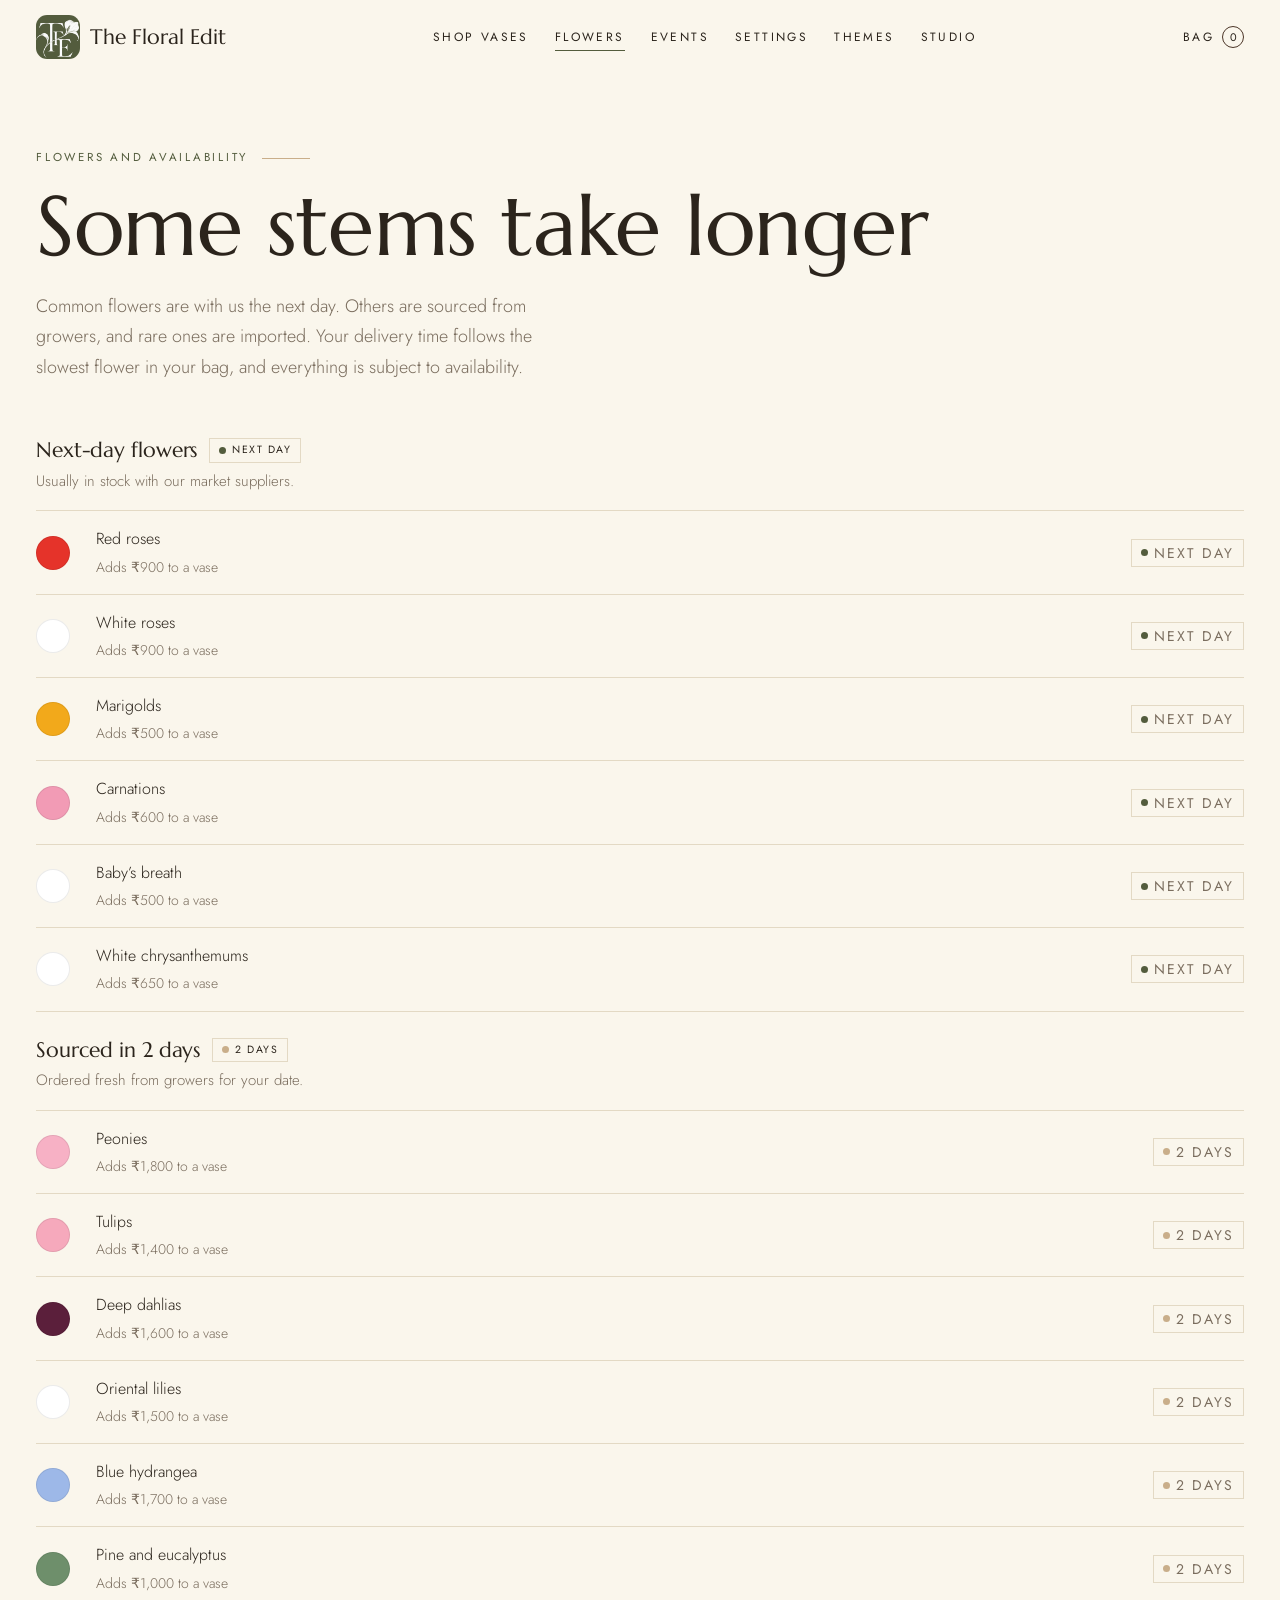
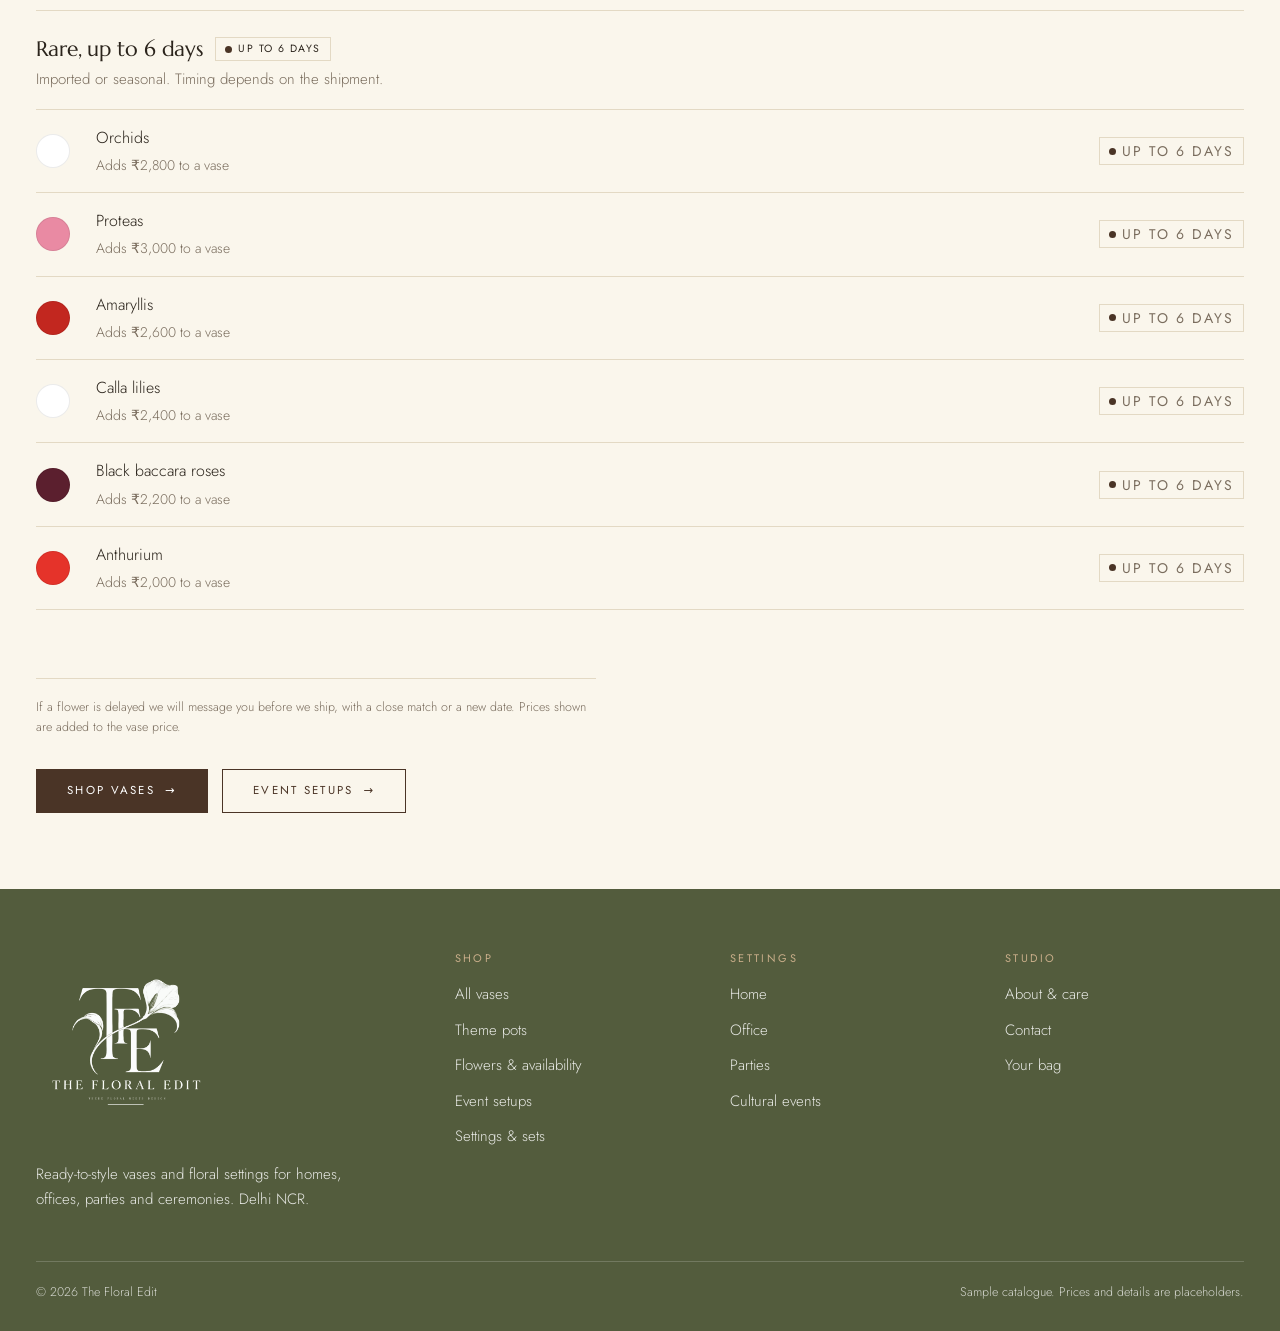
<file: flowers.html>
<!doctype html>
<html lang="en" class="sub"><head><meta charset="utf-8"><meta name="viewport" content="width=device-width,initial-scale=1,viewport-fit=cover">
<title>Flowers | The Floral Edit</title>
<meta name="theme-color" content="#535C3D">
<link rel="icon" type="image/png" href="assets/favicon.png">
<link rel="stylesheet" href="https://fonts.googleapis.com/css2?family=Jost:wght@300;400;500&family=Marcellus&display=swap">
<link rel="stylesheet" href="assets/style.css">
</head><body>
<main class="wrap">
  <div class="intro"><span class="eyebrow">Flowers and availability</span><h1>Some stems take longer</h1>
    <p>Common flowers are with us the next day. Others are sourced from growers, and rare ones are imported. Your delivery time follows the slowest flower in your bag, and everything is subject to availability.</p></div>
  <div class="ftabs" id="fl" style="padding-block:36px 20px"></div>
  <p class="fine">If a flower is delayed we will message you before we ship, with a close match or a new date. Prices shown are added to the vase price.</p>
  <div class="cta" style="margin-block:32px clamp(40px,6vw,90px)"><a class="btn" href="shop.html">Shop vases</a><a class="btn ghost" href="events.html">Event setups</a></div>
</main>
<script src="assets/data.js"></script>
<script src="assets/art.js"></script>
<script src="assets/app.js"></script>
<script>
(function(){
  App.layout('flowers');
  var D=DATA;
  document.getElementById('fl').innerHTML=['ready','order','exotic'].map(function(t){var T=D.tiers[t];
    return '<section class="fgroup" data-rv><h3>'+T.t+' <span class="tier '+t+'">'+T.n+'</span></h3><p>'+T.l+'</p><div class="flist">'+
    D.flowers.filter(function(f){return f.tier===t}).map(function(f){return '<div class="frow"><i style="background:'+f.cols[0]+'"></i><div>'+f.name+'<br><span>Adds '+App.money(f.add)+' to a vase</span></div><span class="tier '+t+'">'+T.n+'</span></div>'}).join('')+'</div></section>'}).join('');
  App.reveal();
})();
</script>
</body></html>
</file>
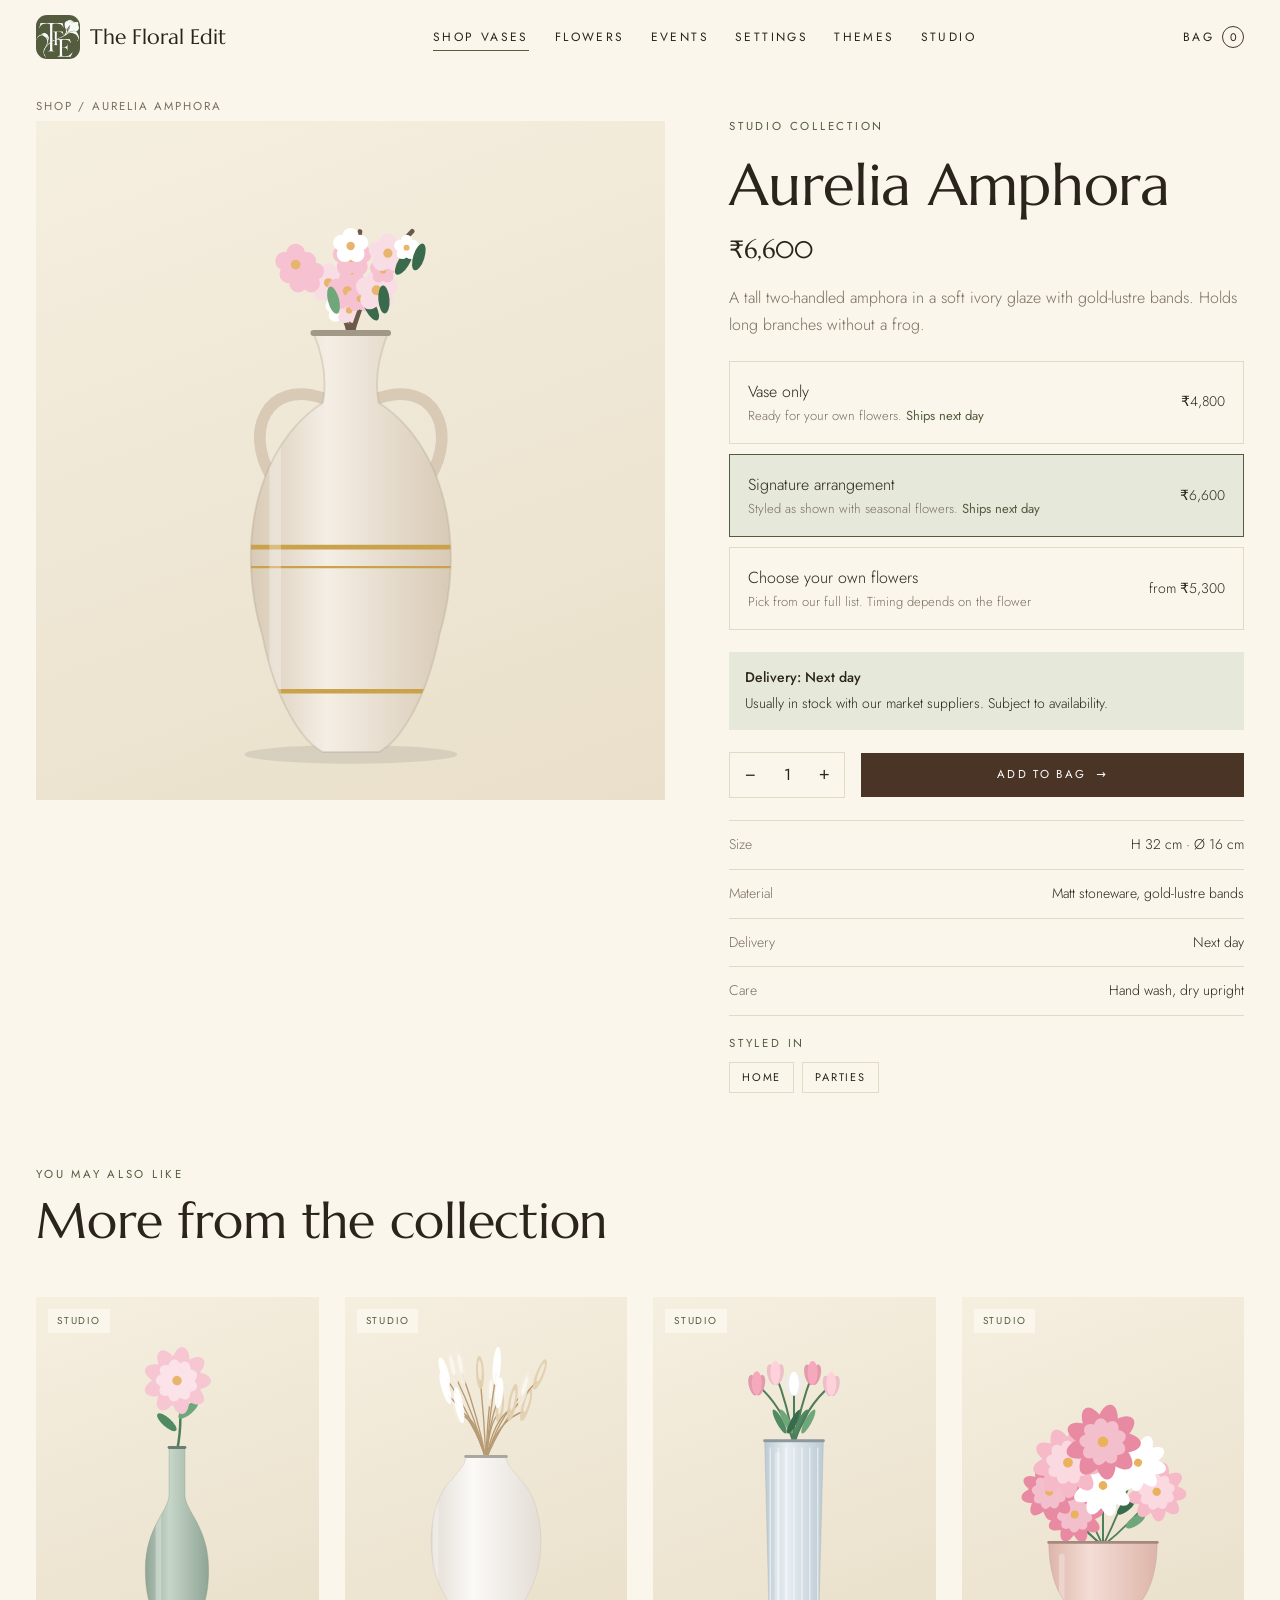
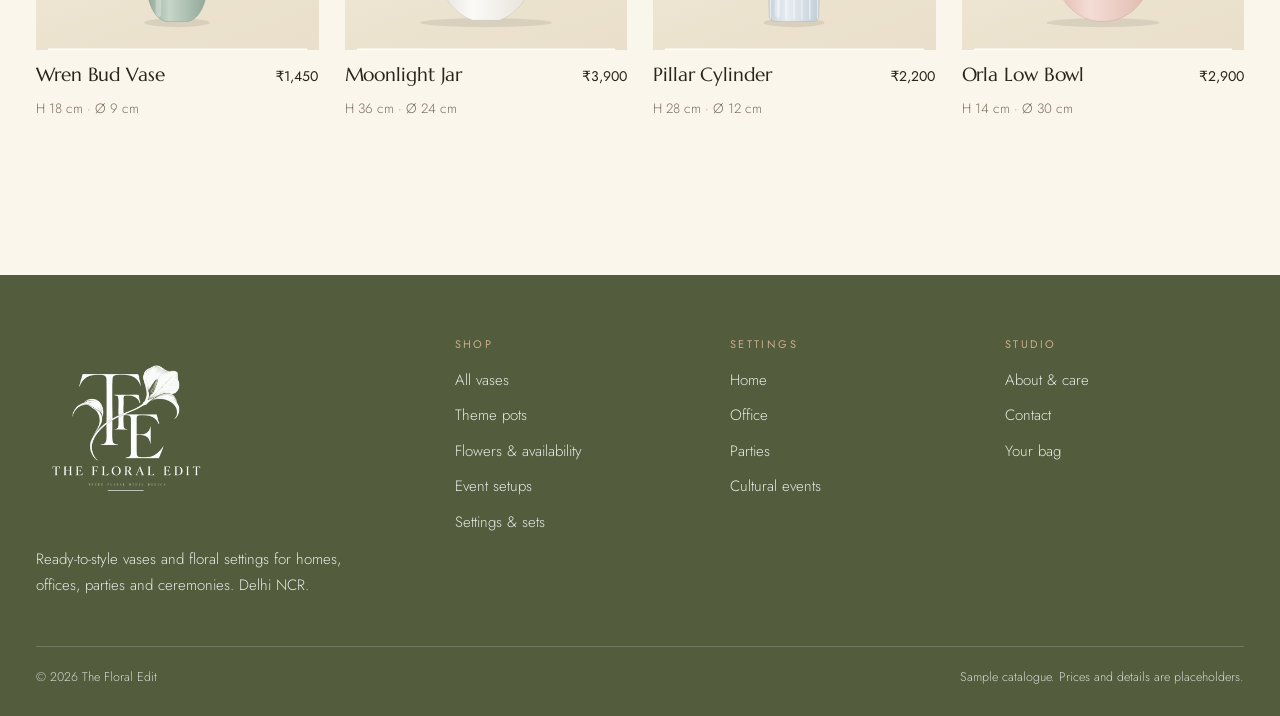
<file: product.html>
<!doctype html>
<html lang="en" class="sub"><head><meta charset="utf-8"><meta name="viewport" content="width=device-width,initial-scale=1,viewport-fit=cover">
<title>Vase | The Floral Edit</title>
<link rel="stylesheet" href="https://fonts.googleapis.com/css2?family=Jost:wght@300;400;500&family=Marcellus&display=swap">
<meta name="theme-color" content="#3D631C">
<link rel="icon" type="image/png" href="assets/favicon.png">
<link rel="stylesheet" href="assets/style.css">
</head><body>
<main class="wrap">
  <div class="crumb"><a href="shop.html">Shop</a> / <span id="cr">Vase</span></div>
  <div class="pd" id="pd"></div>
  <section style="padding-bottom:clamp(40px,6vw,90px)">
    <div class="head" data-rv><div><span class="eyebrow">You may also like</span><h2>More from the collection</h2></div></div>
    <div class="grid" id="more" data-stagger></div>
  </section>
</main>
<script src="assets/data.js"></script>
<script src="assets/art.js"></script>
<script src="assets/app.js"></script>
<script>
(function(){
  App.layout('shop');
  var D=DATA,id=(location.hash||'').slice(1);
  if(!D.byId[id]){try{id=sessionStorage.getItem('tfe_pid')||''}catch(e){}}
  var p=D.byId[id]||D.products[0];
  document.title=p.name+' | The Floral Edit';
  document.getElementById('cr').textContent=p.name;
  var mode='arr',fid=p.arr.s==='grass'?'':'',qty=1,T=D.tiers;
  var names={home:'Home',office:'Office',party:'Parties',cultural:'Cultural events'};
  var groups=['ready','order','exotic'].map(function(t){return '<div class="fgroup"><h3 style="font-size:1.15rem">'+T[t].t+' <span class="tier '+t+'">'+T[t].n+'</span></h3><p>'+T[t].l+'</p><div class="fchips" role="radiogroup" aria-label="'+T[t].t+'">'+
    D.flowers.filter(function(f){return f.tier===t}).map(function(f){return '<button type="button" class="fchip" role="radio" aria-checked="false" data-f="'+f.id+'"><i style="background:'+f.cols[0]+'"></i><span>'+f.name+'<small>+'+App.money(f.add)+'</small></span></button>'}).join('')+'</div></div>'}).join('');
  var pd=document.getElementById('pd');
  pd.innerHTML='<div class="pd-art" id="pa"></div><div class="pd-info">'+
    '<span class="eyebrow">'+(p.theme?'Theme pot \u00b7 '+App.badge(p):'Studio collection')+'</span>'+
    '<h1 style="font-size:clamp(2.2rem,4.6vw,3.6rem)">'+p.name+'</h1><div class="price" id="pp"></div><p class="mute">'+p.blurb+'</p>'+
    (p.theme?'<p class="eyebrow" style="color:var(--mute)">Mood inspired by '+p.insp.join(', ')+'</p>':'')+
    '<div class="opts" role="radiogroup" aria-label="Choose an option">'+
    '<div class="opt" role="radio" tabindex="0" data-o="vase"><div>Vase only<small>Ready for your own flowers. <b>Ships next day</b></small></div><span>'+App.money(p.price)+'</span></div>'+
    '<div class="opt" role="radio" tabindex="0" data-o="arr"><div>Signature arrangement<small>Styled as shown with seasonal flowers. <b>Ships next day</b></small></div><span>'+App.money(p.price+p.addon)+'</span></div>'+
    '<div class="opt" role="radio" tabindex="0" data-o="custom"><div>Choose your own flowers<small>Pick from our full list. Timing depends on the flower</small></div><span>from '+App.money(p.price+Math.min.apply(null,D.flowers.map(function(f){return f.add})))+'</span></div></div>'+
    '<div class="pickwrap" id="pick" hidden><div class="ftabs">'+groups+'</div><p class="fnote">Flowers are subject to availability. If a stem is delayed, we will message you with a close match or a new date before we ship.</p></div>'+
    '<div class="avail" id="av"></div>'+
    '<div style="display:flex;gap:16px;flex-wrap:wrap;align-items:center"><div class="qty"><button type="button" id="mn" aria-label="Decrease">\u2212</button><b id="q">1</b><button type="button" id="pl" aria-label="Increase">+</button></div><button class="btn" id="addb" type="button" style="flex:1;justify-content:center;min-width:200px">Add to bag</button></div>'+
    '<div class="spec"><div><span>Size</span><span>'+p.size+'</span></div><div><span>Material</span><span>'+p.mat+'</span></div><div><span>Delivery</span><span id="dl"></span></div><div><span>Care</span><span>Hand wash, dry upright</span></div></div>'+
    '<div><span class="eyebrow" style="display:block;margin-bottom:12px">Styled in</span><div class="pills">'+p.tags.map(function(t){return '<a href="shop.html#'+t+'">'+names[t]+'</a>'}).join('')+'</div></div></div>';
  var pa=document.getElementById('pa'),pp=document.getElementById('pp'),pick=document.getElementById('pick'),av=document.getElementById('av');
  function cur(){return mode==='custom'?(fid?'f:'+fid:'f:'):mode}
  function paint(){
    var o=mode==='custom'&&fid?'f:'+fid:mode==='custom'?'arr':mode,f=App.fl(o),u=p.price+(f?f.add:o==='arr'?p.addon:0);
    pa.innerHTML=App.art(p,o);pa.firstChild.style.animation='pagein .8s both';
    pp.textContent=App.money(u*qty);
    var t=f?D.tiers[f.tier]:D.tiers.ready,tk=f?f.tier:'ready';
    av.innerHTML=mode==='custom'&&!fid?'<b>Pick a flower to see delivery time</b>':'<b>Delivery: '+t.n+'</b><span>'+(mode==='vase'?'Vase only is packed and sent the next day.':t.l+' Subject to availability.')+'</span>';
    document.getElementById('dl').textContent=mode==='custom'&&!fid?'Depends on flower':t.n;
    pd.querySelectorAll('.opt').forEach(function(x){x.setAttribute('aria-checked',String(x.getAttribute('data-o')===mode))});
    pd.querySelectorAll('.fchip').forEach(function(x){x.setAttribute('aria-checked',String(x.getAttribute('data-f')===fid))});
    pick.hidden=mode!=='custom';document.getElementById('q').textContent=qty;
  }
  pd.querySelectorAll('.opt').forEach(function(o){
    function go(){mode=o.getAttribute('data-o');paint()}
    o.addEventListener('click',go);o.addEventListener('keydown',function(e){if(e.key==='Enter'||e.key===' '){e.preventDefault();go()}});
  });
  pd.querySelectorAll('.fchip').forEach(function(c){c.addEventListener('click',function(){fid=c.getAttribute('data-f');paint()})});
  document.getElementById('mn').addEventListener('click',function(){qty=Math.max(1,qty-1);paint()});
  document.getElementById('pl').addEventListener('click',function(){qty=Math.min(9,qty+1);paint()});
  document.getElementById('addb').addEventListener('click',function(){
    if(mode==='custom'&&!fid){av.innerHTML='<b>Please choose a flower first</b>';pick.scrollIntoView({behavior:'smooth',block:'center'});return}
    App.add('p',p.id,mode==='custom'?'f:'+fid:mode,qty)});
  paint();
  var more=D.products.filter(function(x){return x.id!==p.id&&x.tags.some(function(t){return p.tags.indexOf(t)>-1})}).slice(0,4);
  document.getElementById('more').innerHTML=more.map(App.card).join('');
  App.wire();App.reveal();
})();
</script>
</body></html>
</file>
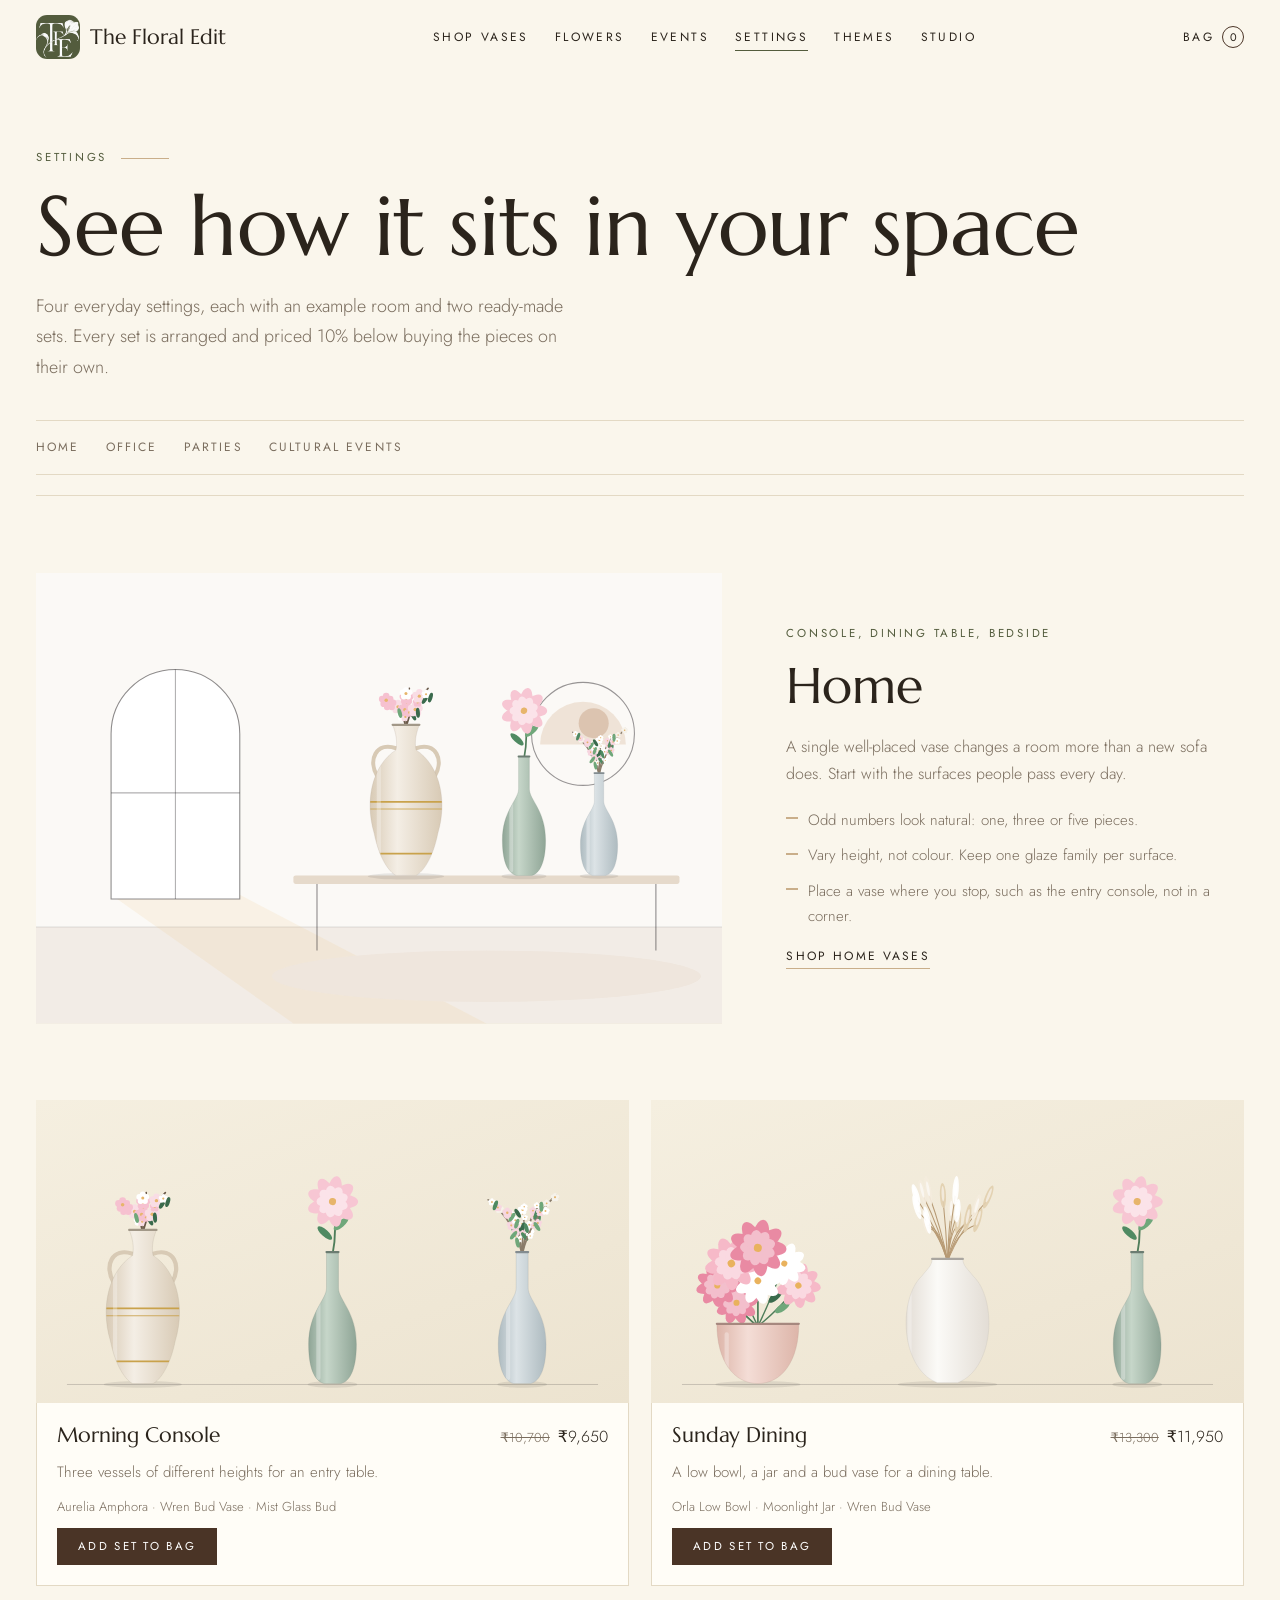
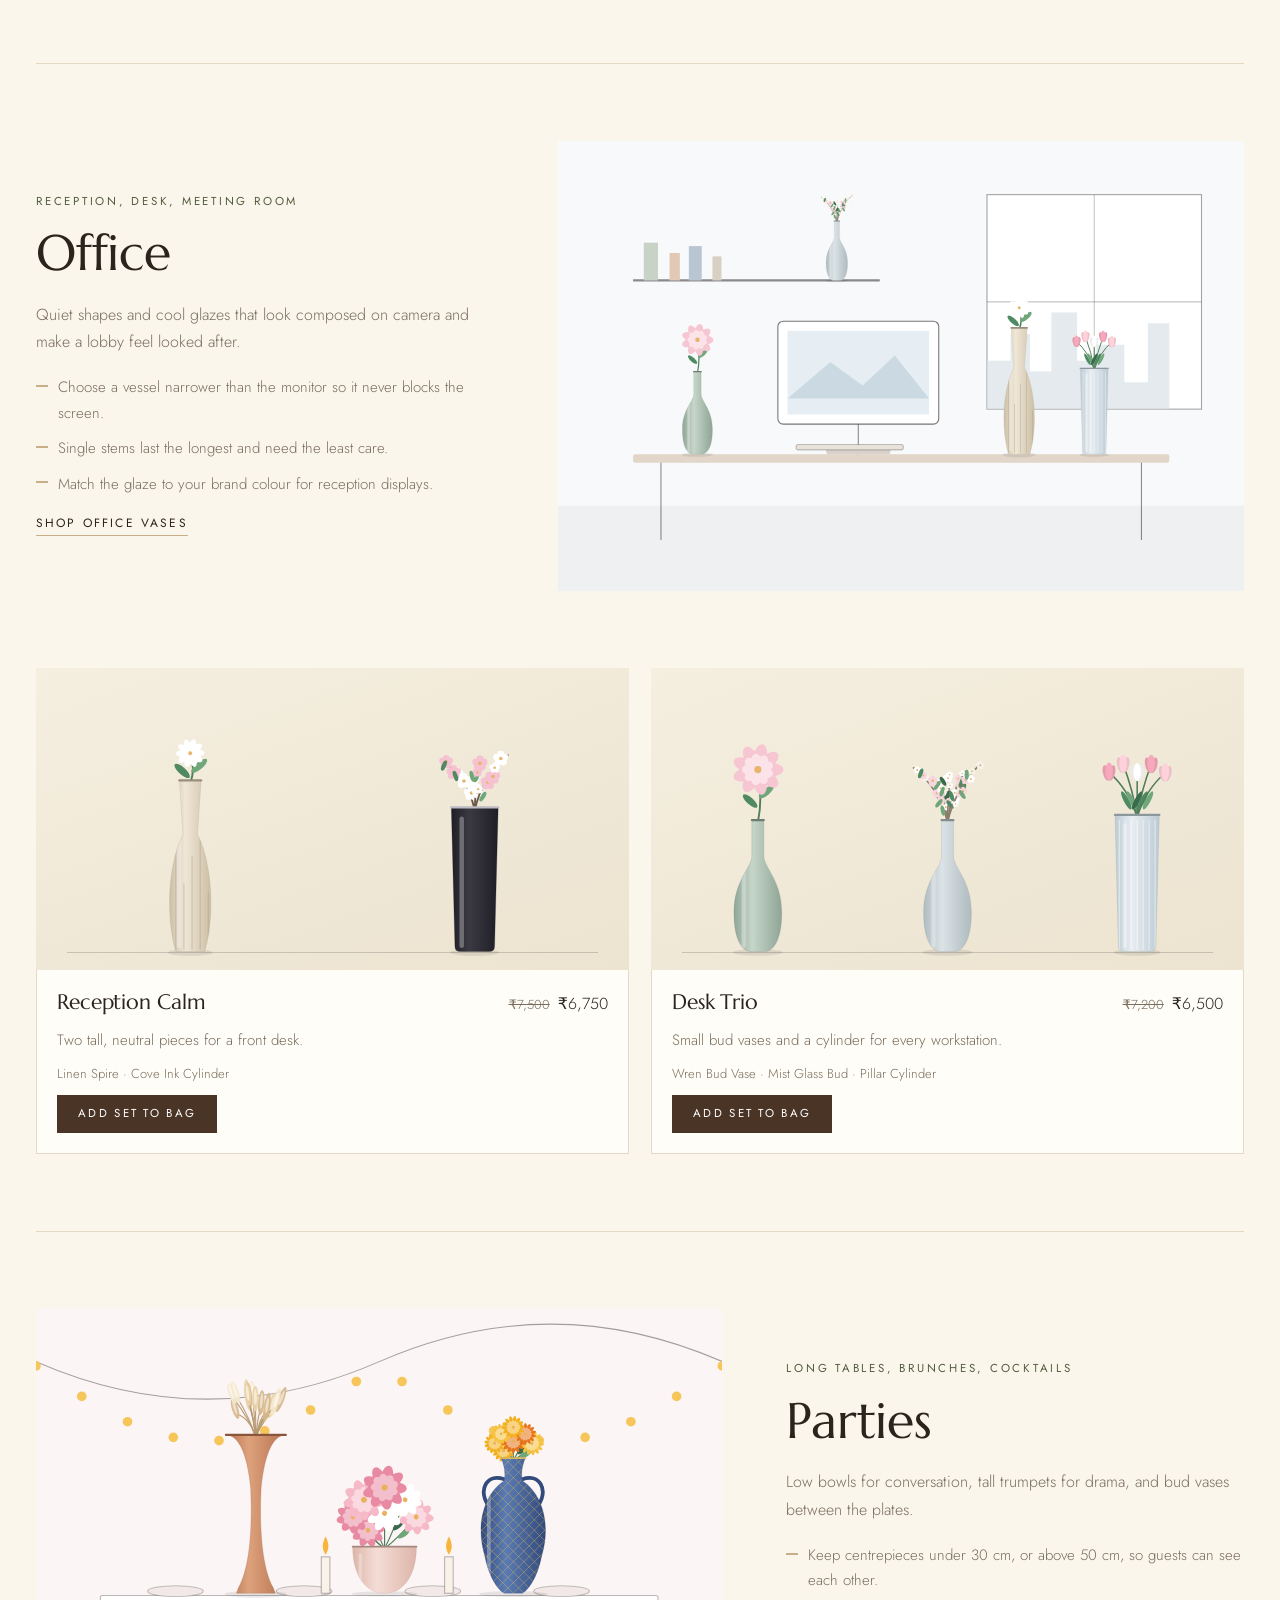
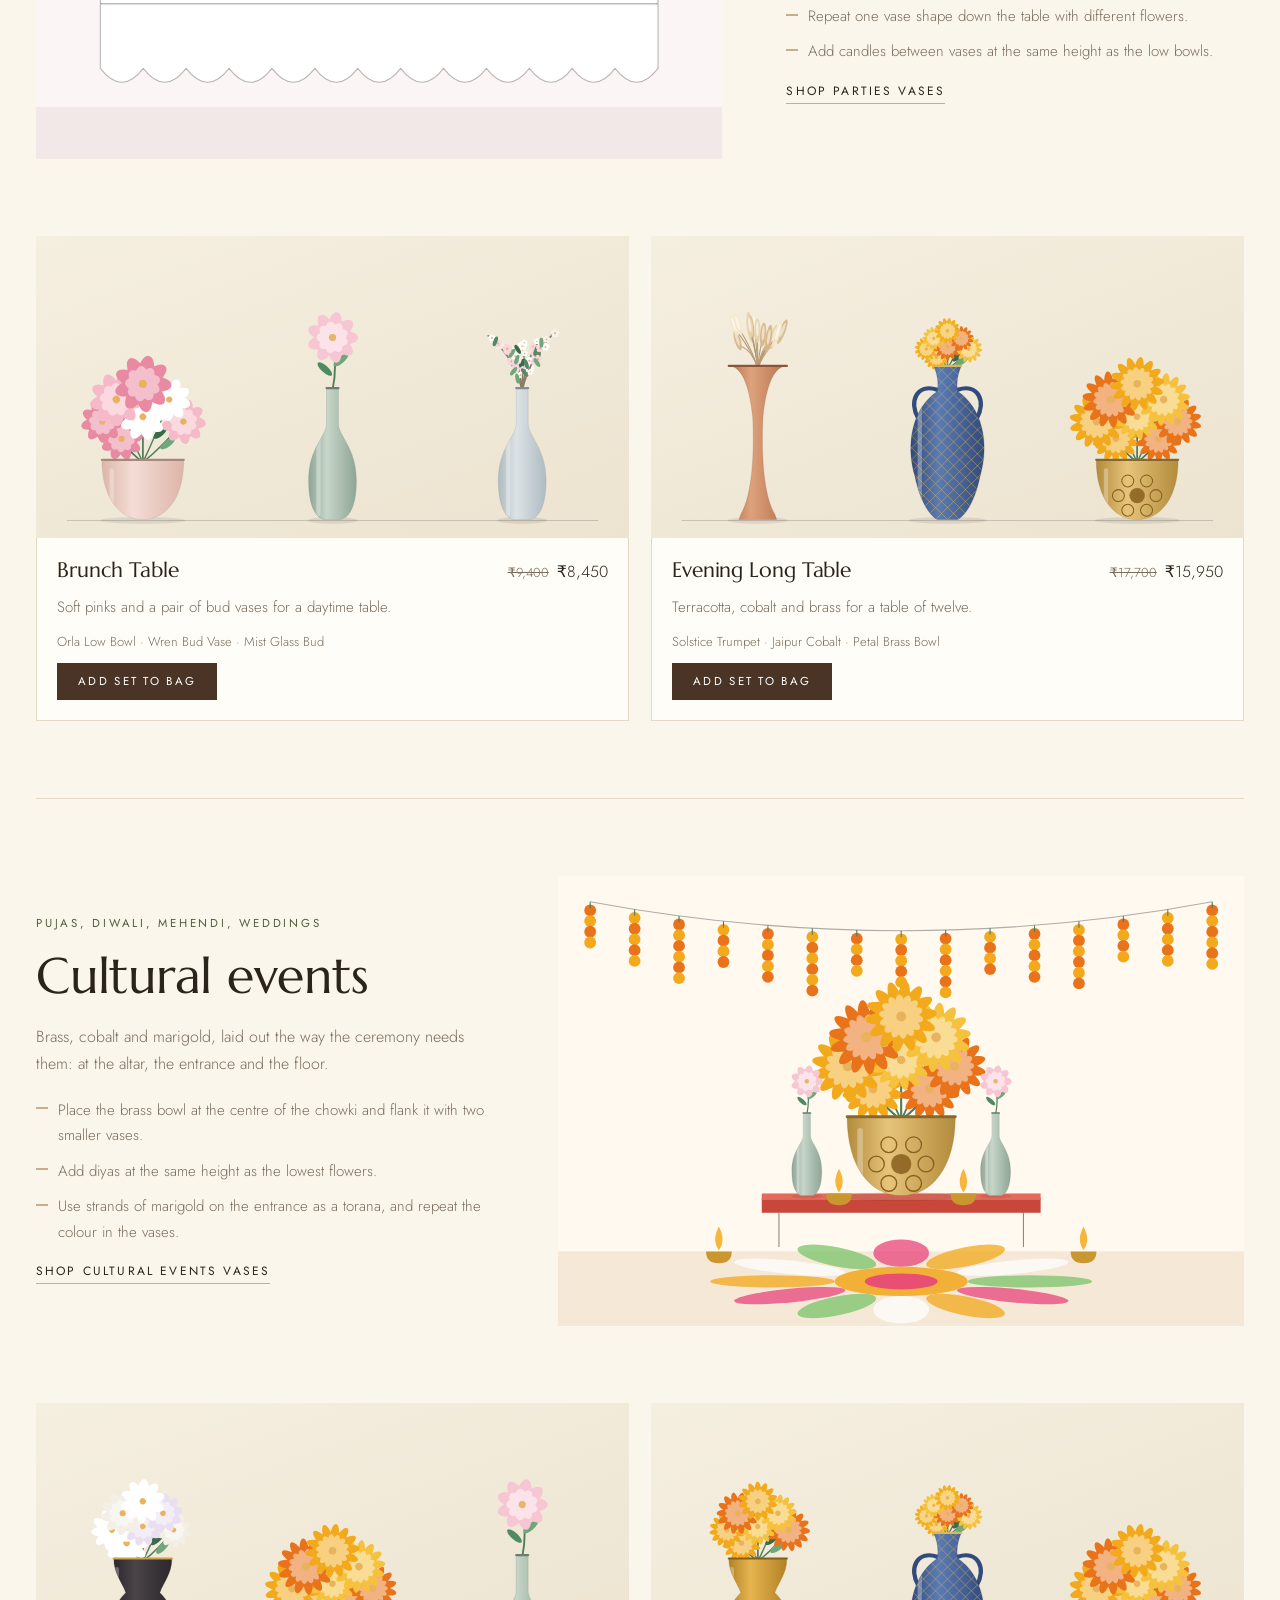
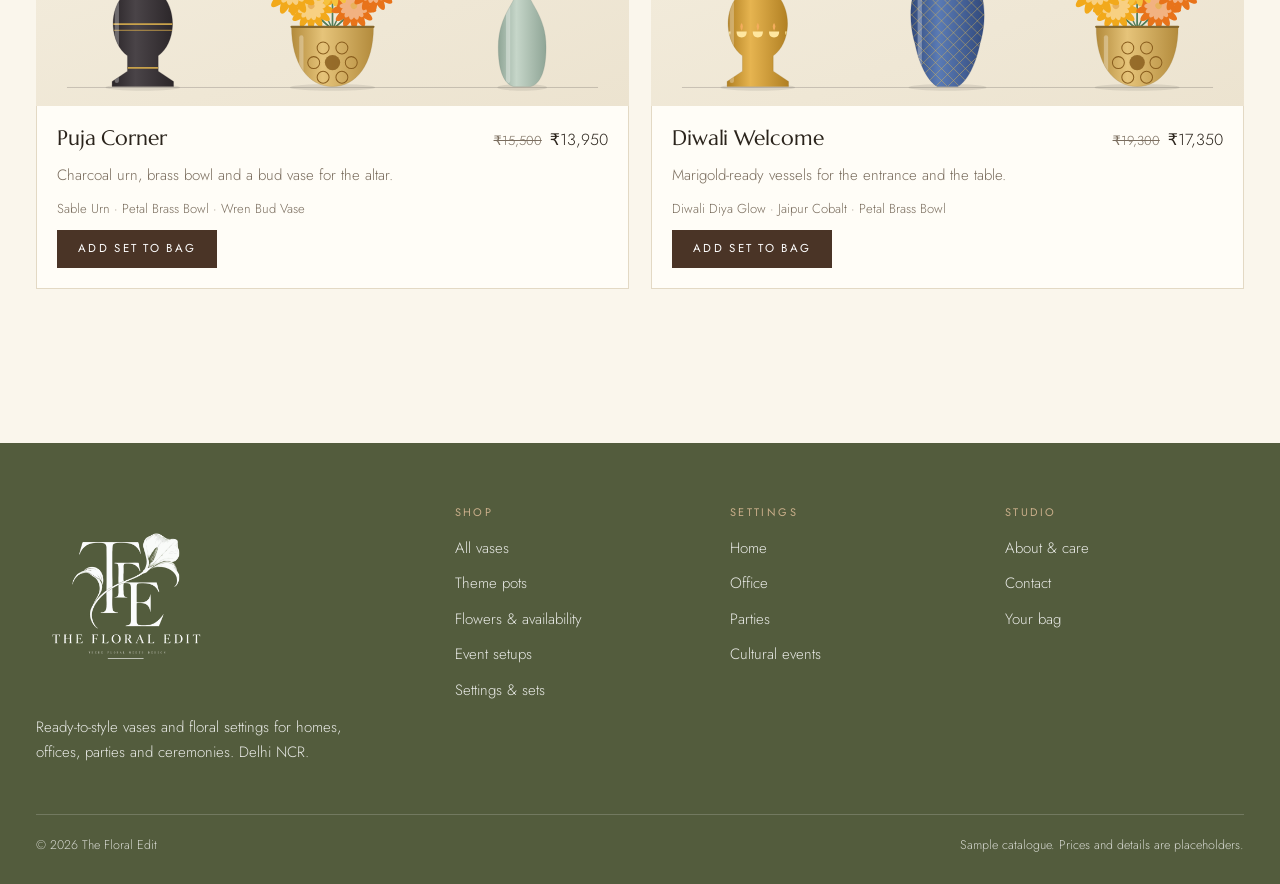
<file: settings.html>
<!doctype html>
<html lang="en" class="sub"><head><meta charset="utf-8"><meta name="viewport" content="width=device-width,initial-scale=1,viewport-fit=cover">
<title>Settings | The Floral Edit</title>
<link rel="stylesheet" href="https://fonts.googleapis.com/css2?family=Jost:wght@300;400;500&family=Marcellus&display=swap">
<meta name="theme-color" content="#3D631C">
<link rel="icon" type="image/png" href="assets/favicon.png">
<link rel="stylesheet" href="assets/style.css">
<style>.set,.looks-h{scroll-margin-top:96px}.anchors{display:flex;gap:6px 26px;flex-wrap:wrap;border-block:1px solid var(--line);padding-block:12px;margin-top:20px}.anchors a{font:400 12px/1 var(--body);letter-spacing:.18em;text-transform:uppercase;text-decoration:none;color:var(--mute);padding:8px 0;border-bottom:1px solid transparent}.anchors a:hover{color:var(--ink);border-bottom-color:var(--accent)}</style>
</head><body>
<main class="wrap">
  <div class="intro">
    <span class="eyebrow">Settings</span>
    <h1>See how it sits in your space</h1>
    <p>Four everyday settings, each with an example room and two ready-made sets. Every set is arranged and priced 10% below buying the pieces on their own.</p>
    <nav class="anchors" aria-label="Jump to setting"><a href="#home">Home</a><a href="#office">Office</a><a href="#party">Parties</a><a href="#cultural">Cultural events</a></nav>
  </div>
  <div id="sets"></div>
</main>
<script src="assets/data.js"></script>
<script src="assets/art.js"></script>
<script src="assets/app.js"></script>
<script>
(function(){
  App.layout('settings');
  var D=DATA,root=document.getElementById('sets'),h='';
  D.settings.forEach(function(s,k){
    var sets=D.sets.filter(function(x){return x.setting===s.id});
    h+='<section class="set'+(k%2?' flip':'')+'" id="'+s.id+'" aria-labelledby="h-'+s.id+'">'+
      '<div class="set-pic" data-rv="scale">'+Art.scene(s.scene)+'</div>'+
      '<div class="set-txt" data-rv><span class="eyebrow">'+s.tag+'</span><h2 id="h-'+s.id+'">'+s.name+'</h2><p class="mute">'+s.lead+'</p>'+
      '<ul>'+s.tips.map(function(t){return '<li>'+t+'</li>'}).join('')+'</ul>'+
      '<a class="link" style="justify-self:start" href="shop.html#'+s.id+'">Shop '+s.name.toLowerCase()+' vases</a></div></section>'+
      '<div class="looks" data-stagger>'+sets.map(function(x){
        var items=App.setItems(x);
        return '<article class="look" data-rv><div class="pic">'+Art.group(items)+'</div><div class="inf"><div class="row"><h3>'+x.name+'</h3><span><s>'+App.money(x.full)+'</s>'+App.money(x.price)+'</span></div>'+
          '<p class="mute" style="font-size:15px">'+x.desc+'</p><small>'+x.items.map(function(id){return D.byId[id].name}).join(' \u00b7 ')+'</small>'+
          '<button class="btn sm plain" style="justify-self:start" type="button" data-addset="'+x.id+'">Add set to bag</button></div></article>';
      }).join('')+'</div>';
  });
  root.innerHTML=h;
  App.wire();App.reveal();
})();
</script>
</body></html>
</file>
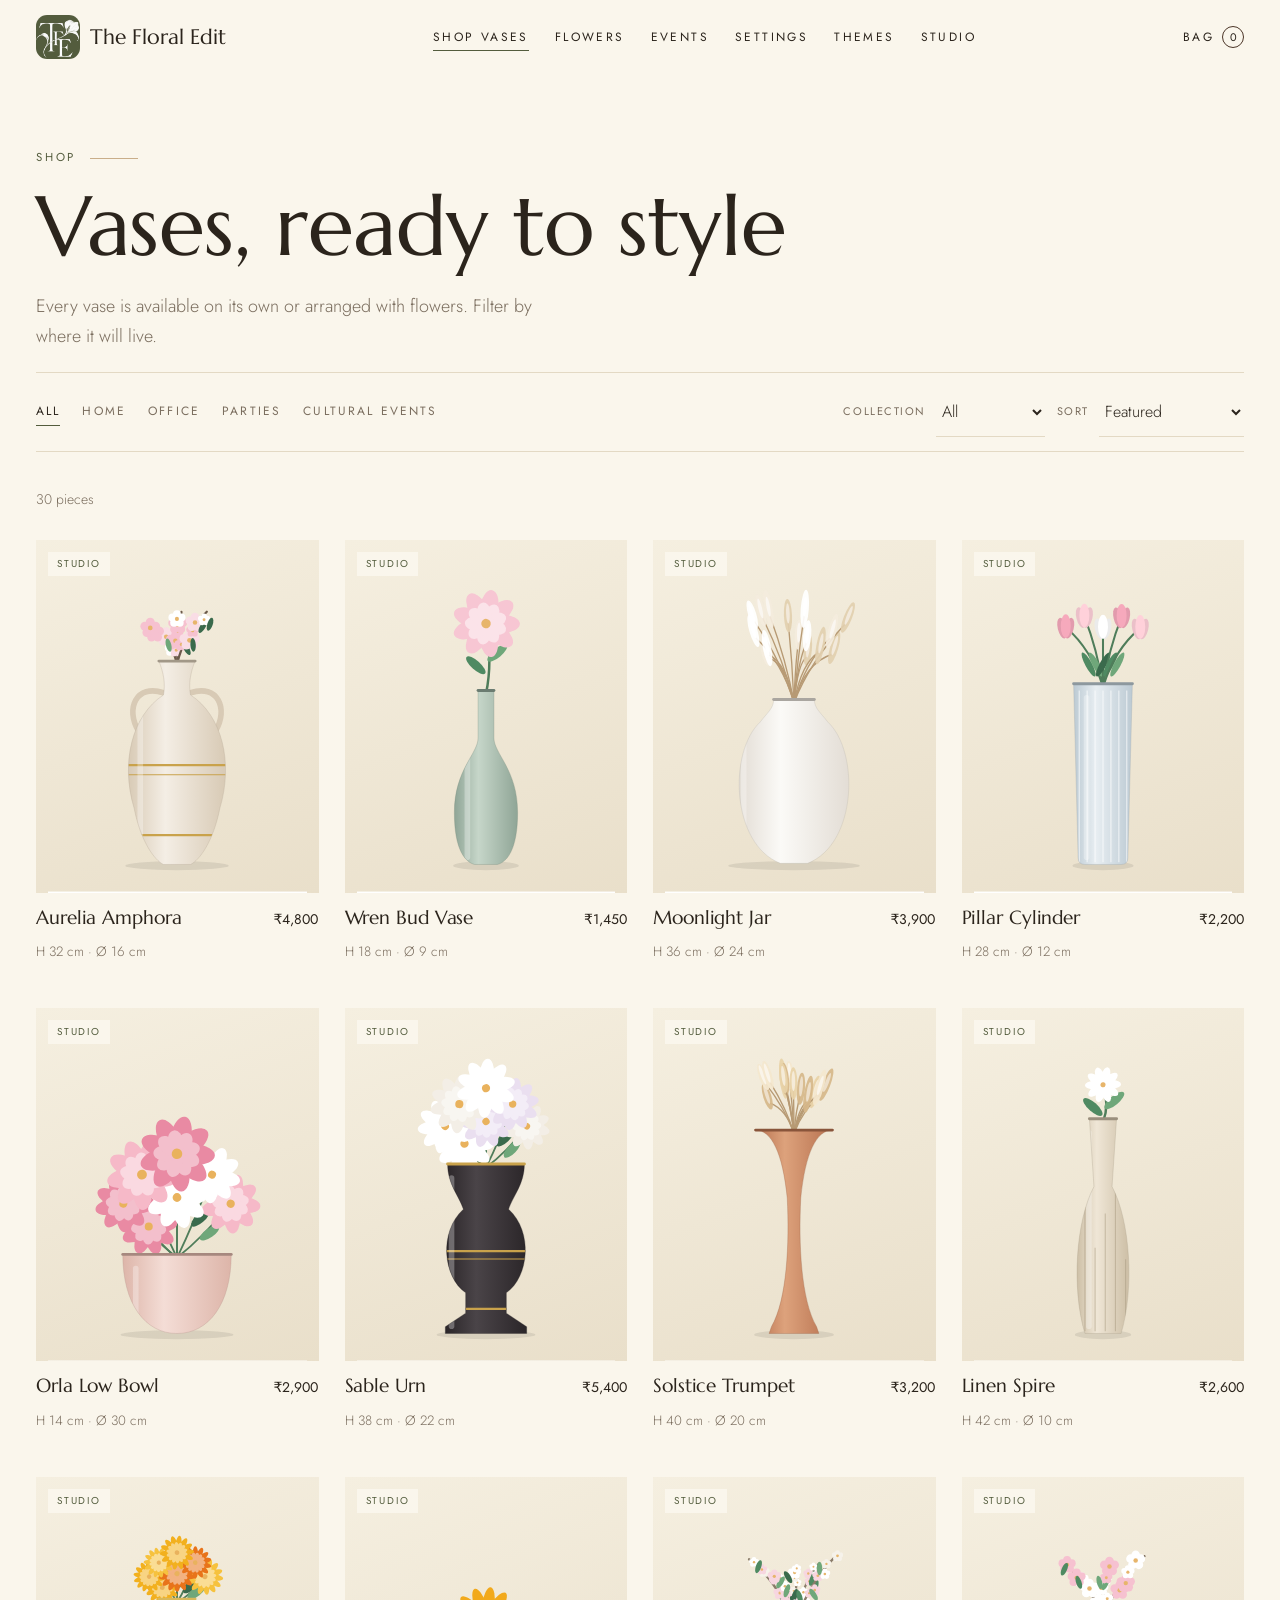
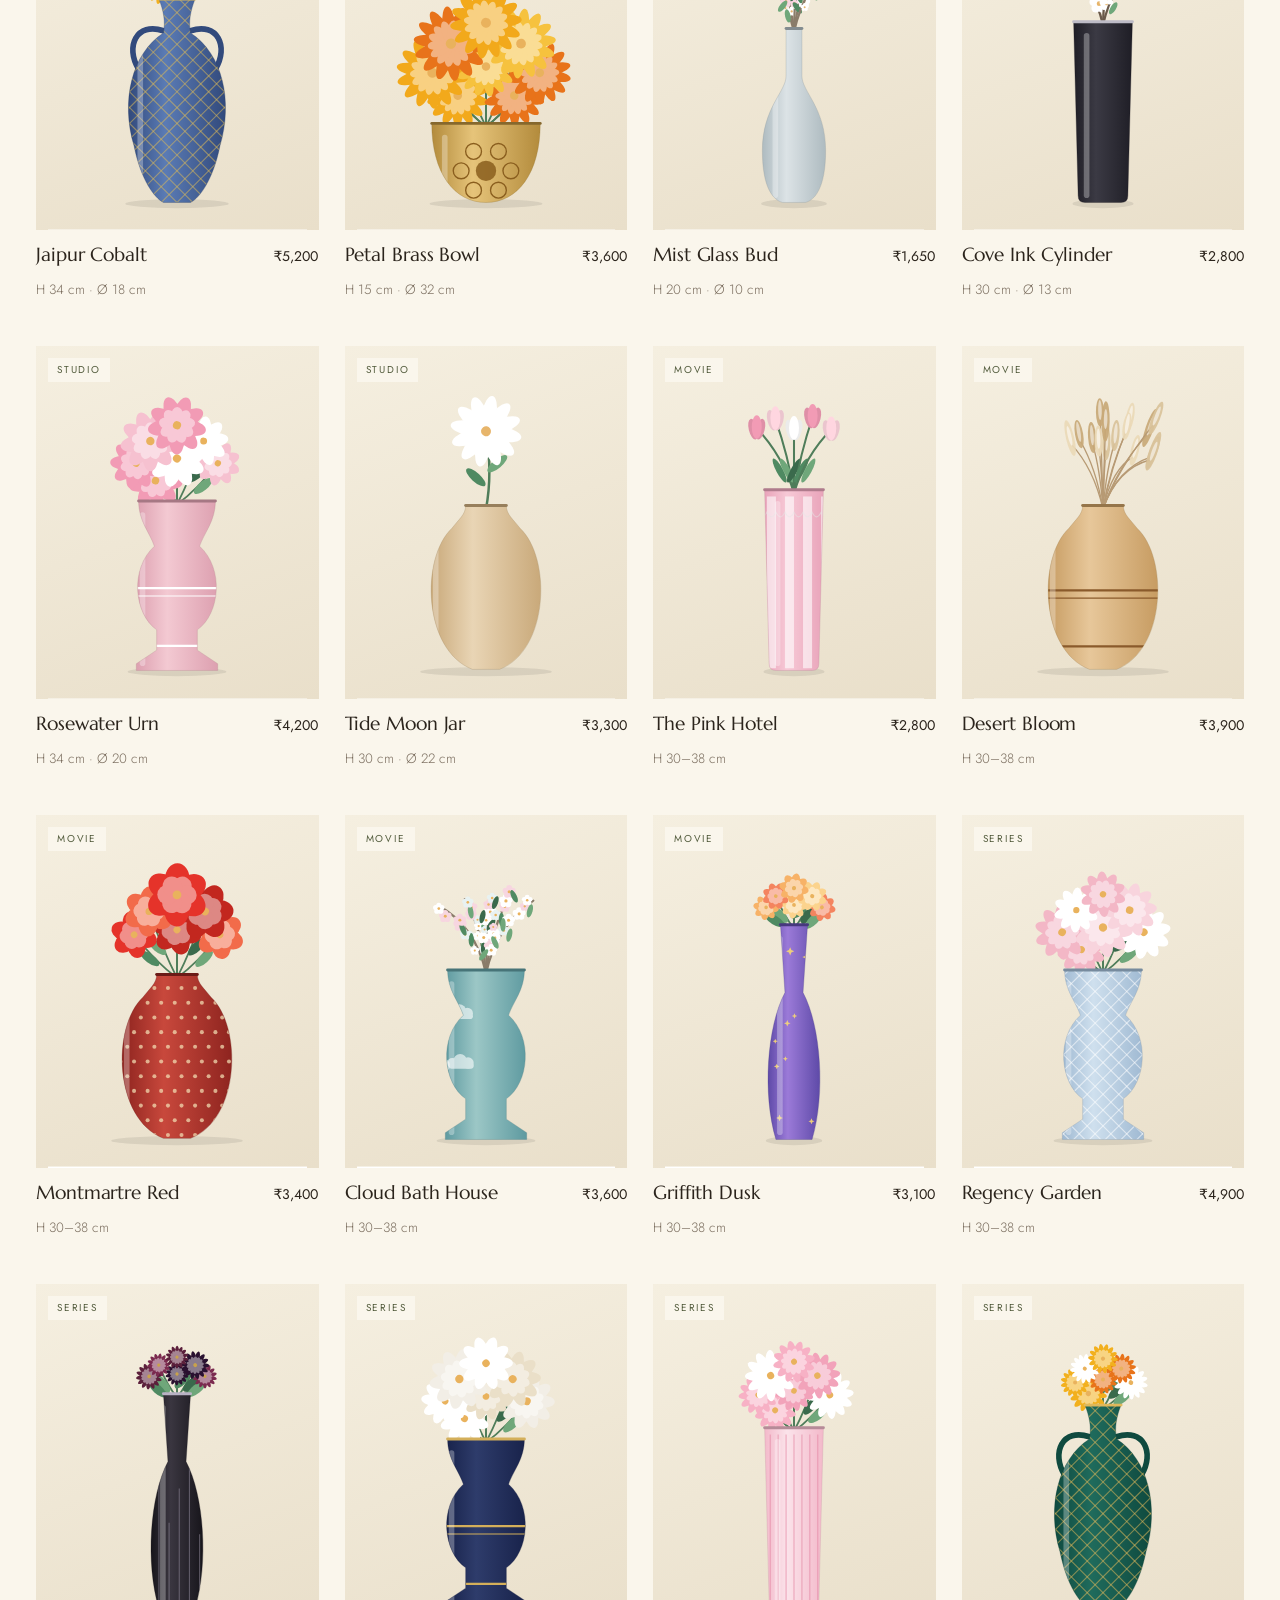
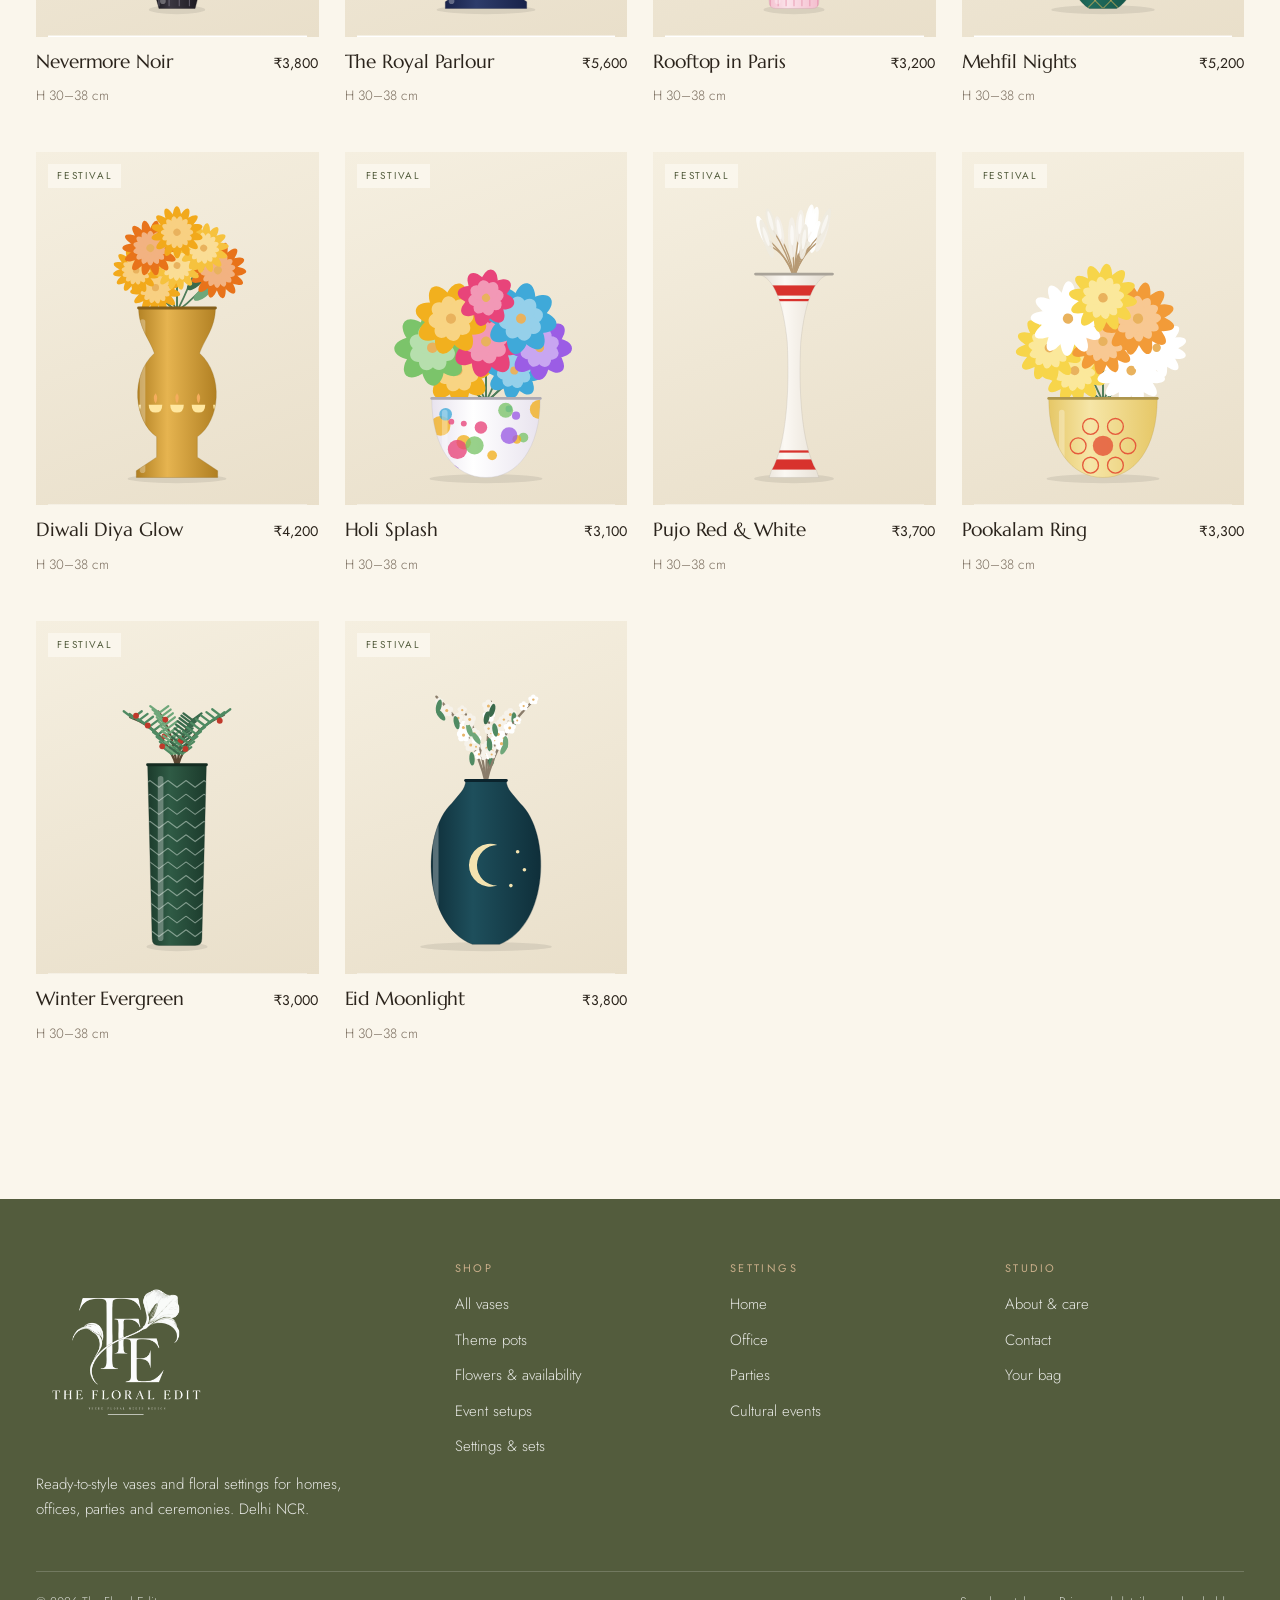
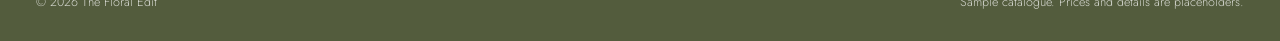
<file: shop.html>
<!doctype html>
<html lang="en" class="sub"><head><meta charset="utf-8"><meta name="viewport" content="width=device-width,initial-scale=1,viewport-fit=cover">
<title>Shop Vases | The Floral Edit</title>
<link rel="stylesheet" href="https://fonts.googleapis.com/css2?family=Jost:wght@300;400;500&family=Marcellus&display=swap">
<meta name="theme-color" content="#3D631C">
<link rel="icon" type="image/png" href="assets/favicon.png">
<link rel="stylesheet" href="assets/style.css">
</head><body>
<main class="wrap">
  <div class="intro">
    <span class="eyebrow">Shop</span>
    <h1>Vases, ready to style</h1>
    <p>Every vase is available on its own or arranged with flowers. Filter by where it will live.</p>
  </div>
  <div class="bar" role="region" aria-label="Filters">
    <div class="chips" id="chips" role="group" aria-label="Setting"></div>
    <div class="sel">
      <label for="coll" style="display:flex;gap:10px;align-items:center;letter-spacing:.14em">Collection
        <select id="coll"><option value="all">All</option><option value="studio">Studio vases</option><option value="theme">Theme pots</option></select></label>
      <label for="sort" style="display:flex;gap:10px;align-items:center;letter-spacing:.14em">Sort
        <select id="sort"><option value="feat">Featured</option><option value="lo">Price, low to high</option><option value="hi">Price, high to low</option></select></label>
    </div>
  </div>
  <p class="mute" id="count" style="margin-bottom:28px;font-size:14px" aria-live="polite"></p>
  <div class="grid" id="grid" style="padding-bottom:clamp(40px,6vw,90px)"></div>
</main>
<script src="assets/data.js"></script>
<script src="assets/art.js"></script>
<script src="assets/app.js"></script>
<script>
(function(){
  App.layout('shop');
  var D=DATA,st={set:'all',coll:'all',sort:'feat'};
  var h=(location.hash||'').slice(1);
  if(['home','office','party','cultural'].indexOf(h)>-1)st.set=h;
  var CH=[['all','All'],['home','Home'],['office','Office'],['party','Parties'],['cultural','Cultural events']];
  var chips=document.getElementById('chips'),grid=document.getElementById('grid'),cnt=document.getElementById('count');
  function drawChips(){
    chips.innerHTML='';
    CH.forEach(function(c){var b=document.createElement('button');b.type='button';b.className='chip';b.textContent=c[1];b.setAttribute('aria-pressed',String(st.set===c[0]));
      b.addEventListener('click',function(){st.set=c[0];drawChips();render()});chips.appendChild(b)});
  }
  function render(){
    var L=D.products.filter(function(p){return (st.set==='all'||p.tags.indexOf(st.set)>-1)&&(st.coll==='all'||p.coll===st.coll)});
    if(st.sort==='lo')L.sort(function(a,b){return a.price-b.price});
    if(st.sort==='hi')L.sort(function(a,b){return b.price-a.price});
    cnt.textContent=L.length+(L.length===1?' piece':' pieces');
    grid.innerHTML=L.length?L.map(App.card).join(''):'<div class="empty">Nothing matches those filters yet. Try another setting.</div>';
    App.wire(grid);App.reveal(grid);
  }
  document.getElementById('coll').addEventListener('change',function(e){st.coll=e.target.value;render()});
  document.getElementById('sort').addEventListener('change',function(e){st.sort=e.target.value;render()});
  drawChips();render();
})();
</script>
</body></html>
</file>
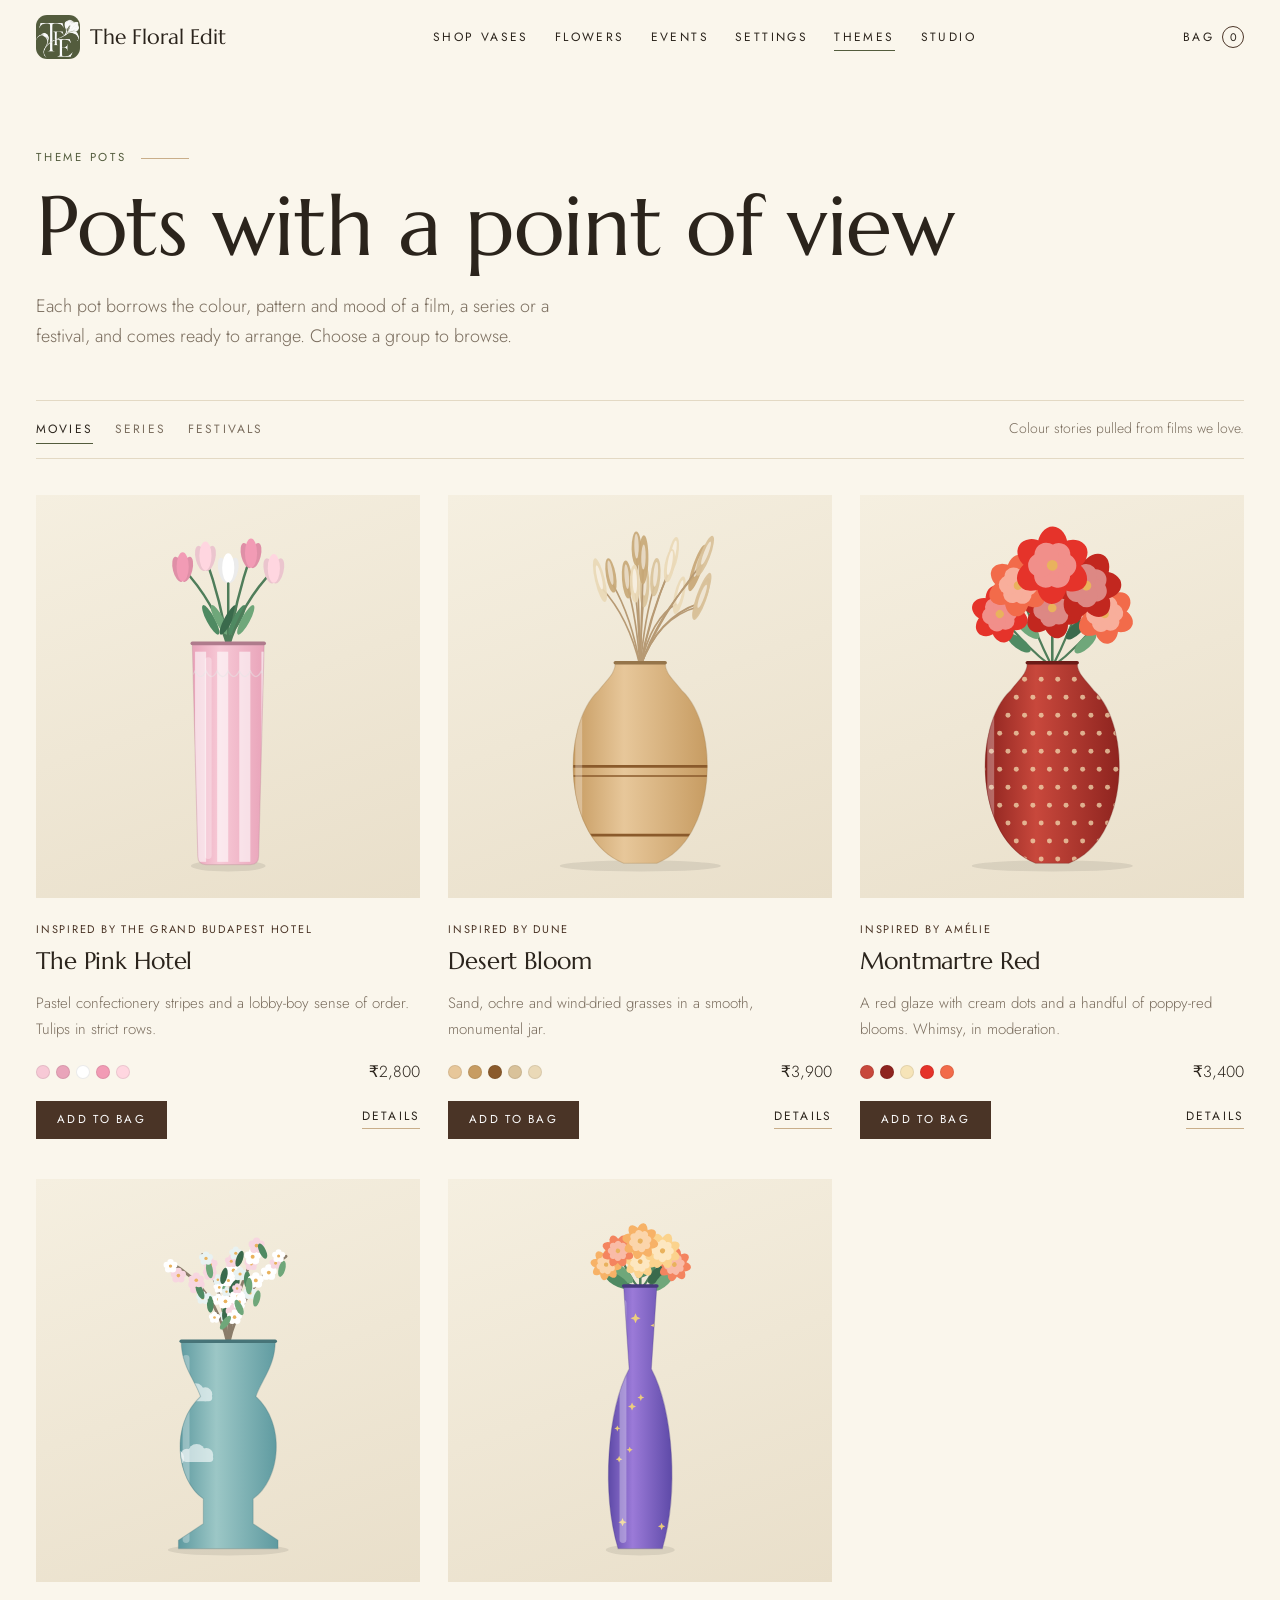
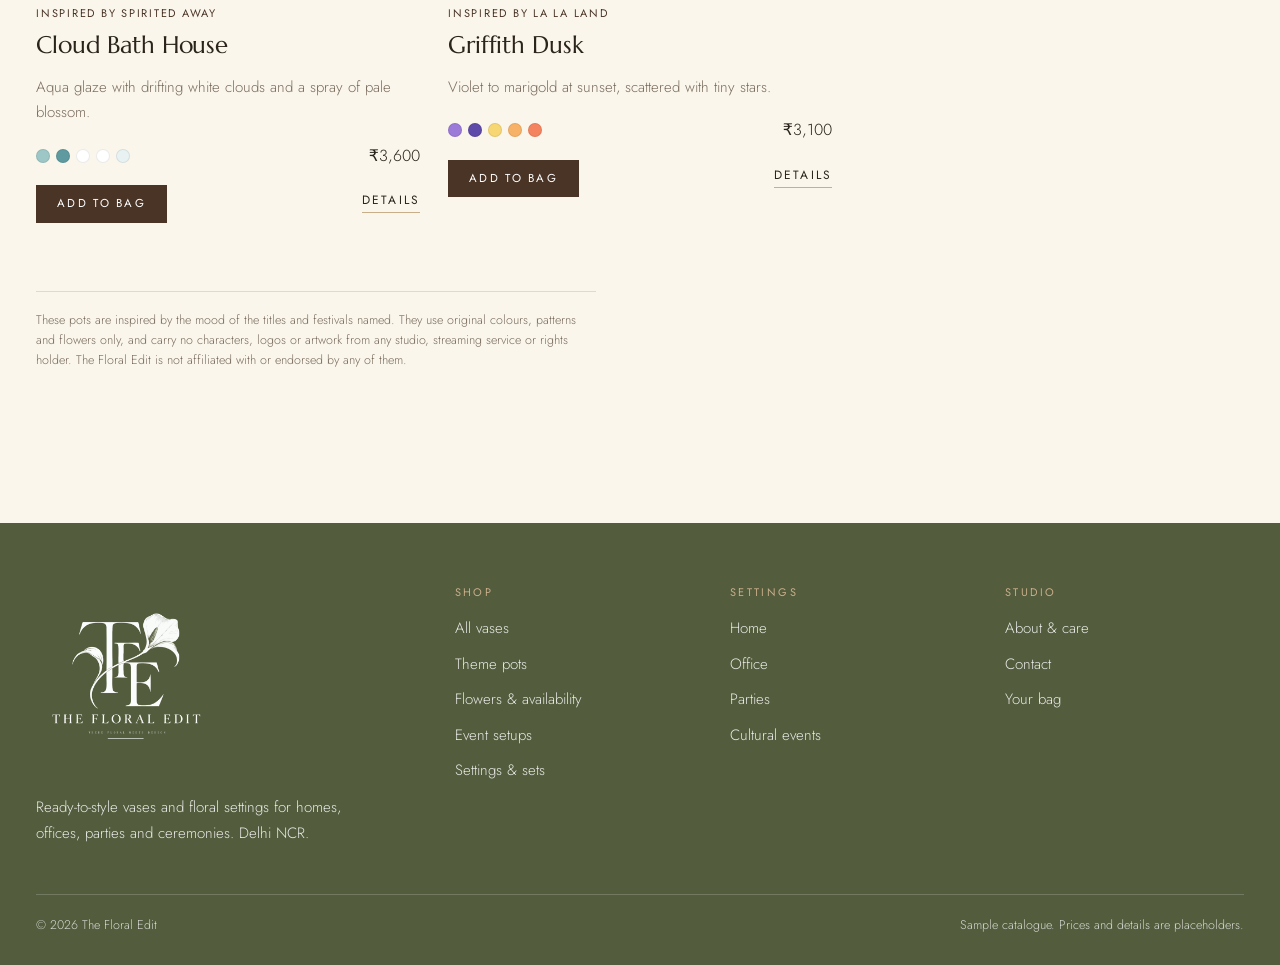
<file: themes.html>
<!doctype html>
<html lang="en" class="sub"><head><meta charset="utf-8"><meta name="viewport" content="width=device-width,initial-scale=1,viewport-fit=cover">
<title>Themes | The Floral Edit</title>
<link rel="stylesheet" href="https://fonts.googleapis.com/css2?family=Jost:wght@300;400;500&family=Marcellus&display=swap">
<meta name="theme-color" content="#3D631C">
<link rel="icon" type="image/png" href="assets/favicon.png">
<link rel="stylesheet" href="assets/style.css">
</head><body>
<main class="wrap">
  <div class="intro">
    <span class="eyebrow">Theme pots</span>
    <h1>Pots with a point of view</h1>
    <p>Each pot borrows the colour, pattern and mood of a film, a series or a festival, and comes ready to arrange. Choose a group to browse.</p>
  </div>
  <div class="bar" style="margin-top:28px">
    <div class="chips" id="tabs" role="tablist" aria-label="Theme groups"></div>
    <span class="mute" id="lead" style="font-size:14px"></span>
  </div>
  <div class="tgrid" id="tg" style="padding-bottom:20px"></div>
  <p class="fine">These pots are inspired by the mood of the titles and festivals named. They use original colours, patterns and flowers only, and carry no characters, logos or artwork from any studio, streaming service or rights holder. The Floral Edit is not affiliated with or endorsed by any of them.</p>
  <div style="height:clamp(40px,6vw,90px)"></div>
</main>
<script src="assets/data.js"></script>
<script src="assets/art.js"></script>
<script src="assets/app.js"></script>
<script>
(function(){
  App.layout('themes');
  var D=DATA,cur=(location.hash||'').slice(1);
  if(!D.groups.some(function(g){return g.id===cur}))cur='movies';
  var tabs=document.getElementById('tabs'),tg=document.getElementById('tg'),lead=document.getElementById('lead');
  function dots(p){var a=[p.glaze[0],p.glaze[1]];if(p.mc&&p.motif!=='none')a.push(p.mc);(p.arr.p||[]).slice(0,2).forEach(function(c){a.push(c)});return a.map(function(c){return '<i style="background:'+c+'"></i>'}).join('')}
  function draw(){
    tabs.innerHTML='';
    D.groups.forEach(function(g){
      var b=document.createElement('button');b.type='button';b.className='chip';b.setAttribute('role','tab');b.setAttribute('aria-selected',String(g.id===cur));b.textContent=g.name;
      b.addEventListener('click',function(){cur=g.id;draw()});tabs.appendChild(b);
    });
    var g=D.groups.filter(function(x){return x.id===cur})[0];lead.textContent=g.lead;
    var L=D.products.filter(function(p){return p.group===cur});
    tg.innerHTML=L.map(function(p){
      return '<article class="tcard" data-rv><a class="pic" href="product.html#'+p.id+'" data-pid="'+p.id+'" aria-label="View '+p.name+'">'+Art.vase(p)+'</a>'+
        '<div><span class="insp">Inspired by '+p.insp.join(' \u00b7 ')+'</span><h3 style="margin-top:8px">'+p.name+'</h3></div>'+
        '<p>'+p.blurb+'</p>'+
        '<div class="row"><div class="swatches" aria-label="Palette">'+dots(p)+'</div><span>'+App.money(p.price)+'</span></div>'+
        '<div class="row"><button class="btn sm plain" type="button" data-add="'+p.id+'">Add to bag</button><a class="link" href="product.html#'+p.id+'" data-pid="'+p.id+'">Details</a></div></article>';
    }).join('');
    App.wire(tg);App.reveal(tg);
  }
  draw();
})();
</script>
</body></html>
</file>
<file: assets/style.css>
/* The Floral Edit: white, airy, hairline. One deliberate light look. */
:root{
  --bg:#FAF6EC; --soft:#F2ECDD; --soft2:#E8DFCB; --ink:#2B241C; --mute:#7A6D5E; --line:#E3D9C4;
  --green:#535C3D; --green-d:#3F4730; --green-l:#E6E9DA;
  --wood:#4A3426; --wood-l:#C9AE8A;
  --accent:#535C3D; --accent-d:#535C3D; --sage:#8FA596;
  --display:"Marcellus",Georgia,serif; --body:"Jost",system-ui,sans-serif; --ease:cubic-bezier(.2,.7,.2,1);
  color-scheme:light;
}
*{box-sizing:border-box}
html{scroll-behavior:smooth;background:var(--bg);-webkit-text-size-adjust:100%}
html.sub{padding-top:env(safe-area-inset-top,0px);padding-bottom:env(safe-area-inset-bottom,0px)}
body{margin:0;background:var(--bg);color:var(--ink);font:300 16px/1.7 var(--body);-webkit-font-smoothing:antialiased;animation:pagein .9s var(--ease) both}
@keyframes pagein{from{opacity:0}to{opacity:1}}
img,svg{max-width:100%}
a{color:inherit}
h1,h2,h3,h4{font-family:var(--display);font-weight:400;margin:0;line-height:1.08;text-wrap:balance;letter-spacing:-.005em}
h1{font-size:clamp(2.7rem,6.6vw,5.3rem)}
h2{font-size:clamp(1.9rem,4vw,3.1rem)}
h3{font-size:1.3rem}
p{margin:0;max-width:62ch}
:focus-visible{outline:1.5px solid var(--accent);outline-offset:3px}
.wrap{max-width:1240px;margin:0 auto;padding-left:max(16px,env(safe-area-inset-left,0px));padding-right:max(16px,env(safe-area-inset-right,0px))}
.eyebrow{font:400 11.5px/1 var(--body);letter-spacing:.24em;text-transform:uppercase;color:var(--accent-d)}
.mute{color:var(--mute)}
.sec{padding-block:clamp(64px,9vw,116px)}
.band{background:var(--soft)}
.head{display:flex;justify-content:space-between;align-items:flex-end;gap:20px 40px;flex-wrap:wrap;margin-bottom:clamp(28px,4vw,48px)}
.head>div{display:grid;gap:14px;min-width:0}
.head p{color:var(--mute);max-width:46ch}
.orn{display:block;width:84px;height:14px;margin:0 0 4px;color:var(--accent)}

/* buttons */
.btn{position:relative;display:inline-flex;align-items:center;gap:10px;padding:15px 30px;border:1px solid var(--wood);background:var(--wood);color:#fff;font:400 11.5px/1 var(--body);letter-spacing:.2em;text-transform:uppercase;text-decoration:none;cursor:pointer;overflow:hidden;transition:color .4s var(--ease),background .4s var(--ease),border-color .4s}
.btn::after{content:"\2192";transition:transform .4s var(--ease)}
.btn:hover::after{transform:translateX(5px)}
.btn:hover{background:var(--accent);border-color:var(--accent)}
.btn.ghost{background:transparent;color:var(--wood)}
.btn.ghost:hover{background:var(--green);color:#fff;border-color:var(--green)}
.btn.sm{padding:12px 20px}
.btn.plain::after{display:none}
.link{font:400 12px/1 var(--body);letter-spacing:.18em;text-transform:uppercase;text-decoration:none;border-bottom:1px solid var(--accent);padding-bottom:6px;white-space:nowrap}
.link:hover{color:var(--accent-d)}

/* header */
.hdr{position:sticky;top:env(safe-area-inset-top,0px);z-index:60;background:rgba(250,246,236,.92);backdrop-filter:blur(14px);-webkit-backdrop-filter:blur(14px);border-bottom:1px solid transparent;transition:border-color .4s,box-shadow .4s}
.hdr.scrolled{border-bottom-color:var(--line)}
.hdr-in{display:flex;align-items:center;justify-content:space-between;gap:16px;height:74px}
.logo{display:flex;align-items:center;gap:10px;text-decoration:none;font:400 21px/1 var(--display);white-space:nowrap}
.logo svg{width:30px;height:30px;flex:none}
.logo .mark{width:44px;height:44px;flex:none;border-radius:11px;display:block}
.nav{display:flex;gap:26px}
.nav a{position:relative;text-decoration:none;font:400 12px/1 var(--body);letter-spacing:.2em;text-transform:uppercase;padding:8px 0}
.nav a::after{content:"";position:absolute;left:0;right:0;bottom:0;height:1px;background:var(--accent);transform:scaleX(0);transform-origin:left;transition:transform .5s var(--ease)}
.nav a:hover::after,.nav a.on::after{transform:scaleX(1)}
.hdr-r{display:flex;align-items:center;gap:18px}
.bag{font:400 12px/1 var(--body);letter-spacing:.2em;text-transform:uppercase;text-decoration:none;display:flex;align-items:center;gap:8px}
.bag b{display:inline-grid;place-items:center;min-width:22px;height:22px;border:1px solid var(--ink);border-radius:50%;font-weight:400;font-size:11px;letter-spacing:0;transition:background .3s,color .3s}
.bag b.bump{animation:bump .5s var(--ease)}
@keyframes bump{40%{transform:scale(1.35);background:var(--accent);color:#fff;border-color:var(--accent)}}
.burger{display:none;width:40px;height:40px;background:none;border:0;cursor:pointer;position:relative;padding:0}
.burger i{position:absolute;left:10px;right:10px;height:1px;background:var(--ink);transition:transform .4s var(--ease),top .4s var(--ease)}
.burger i:nth-child(1){top:16px}.burger i:nth-child(2){top:23px}
.burger[aria-expanded="true"] i:nth-child(1){top:20px;transform:rotate(45deg)}
.burger[aria-expanded="true"] i:nth-child(2){top:20px;transform:rotate(-45deg)}
.prog{position:absolute;left:0;bottom:-1px;height:1px;width:0;background:var(--accent)}

/* reveal on scroll */
.rv{opacity:0;transform:translateY(34px);transition:opacity 1.1s var(--ease),transform 1.1s var(--ease);transition-delay:var(--d,0s)}
.rv.in{opacity:1;transform:none}
.rv.fade{transform:none}
.rv.scale{transform:scale(.96)}
.rv.scale.in{transform:none}
[data-par]{will-change:transform}

/* masthead */
.hero{display:grid;grid-template-columns:1.05fr .95fr;gap:clamp(24px,5vw,72px);align-items:center;padding-block:clamp(28px,5vw,64px) clamp(24px,4vw,48px)}
.hero-copy{display:grid;gap:26px;min-width:0}
.hero-copy .lede{font-size:18px;color:var(--mute);max-width:44ch}
.hero-copy h1 span{display:inline-block;overflow:hidden;vertical-align:top}
.hero-copy h1 span i{display:inline-block;font-style:normal;transform:translateY(105%);animation:rise 1.2s var(--ease) forwards;animation-delay:var(--d,.1s)}
@keyframes rise{to{transform:none}}
.hero-copy h1 em{font-style:normal;color:var(--green)}
.cta{display:flex;gap:14px;flex-wrap:wrap}
.hero-art{position:relative;width:100%;max-width:500px;margin-left:auto;aspect-ratio:240/410}
.hero-art .arch{position:absolute;left:8%;right:8%;top:20%;bottom:0;border-radius:999px 999px 0 0;background:linear-gradient(180deg,var(--soft2),var(--soft));animation:archglow 9s ease-in-out infinite alternate}
.hero-art svg{position:absolute;inset:0;width:100%;height:100%;overflow:visible}
.draw{stroke-dasharray:1;stroke-dashoffset:1;animation:draw 2.2s var(--ease) forwards}
@keyframes draw{to{stroke-dashoffset:0}}
.outline{animation:fadeout 1s 2.9s forwards}
@keyframes fadeout{to{opacity:0}}
.colour{opacity:0;animation:fadein 1.6s 2.1s var(--ease) forwards}
@keyframes fadein{to{opacity:1}}
.petal{position:absolute;top:-6%;width:14px;height:14px;border-radius:70% 0 70% 0;background:#F3C2CF;opacity:0;animation:fall linear infinite;pointer-events:none}
@keyframes fall{0%{transform:translate(0,0) rotate(0);opacity:0}10%{opacity:.75}90%{opacity:.6}100%{transform:translate(var(--dx,40px),105vh) rotate(380deg);opacity:0}}

/* marquee */
.marq{overflow:hidden;border-block:1px solid var(--line);padding-block:20px;background:var(--bg)}
.marq-t{display:flex;gap:56px;width:max-content;animation:marq 46s linear infinite;font:400 1.5rem/1 var(--display);color:var(--ink)}
.marq-t span{display:flex;align-items:center;gap:56px;white-space:nowrap}
.marq-t span::after{content:"";width:9px;height:9px;border:1px solid var(--green);background:var(--green-l);border-radius:50% 0 50% 0;transform:rotate(45deg)}
@keyframes marq{to{transform:translateX(-50%)}}

/* product cards */
.grid{display:grid;grid-template-columns:repeat(auto-fill,minmax(250px,1fr));gap:44px 26px}
.card{position:relative;display:grid;gap:14px;align-content:start;min-width:0}
.card .aw{position:relative;overflow:hidden}
.card .art{position:relative;background:var(--soft);aspect-ratio:4/5;display:grid;place-items:end center;overflow:hidden;text-decoration:none}
.card .art svg{width:80%;height:auto;display:block;margin-bottom:6%;transition:transform .9s var(--ease)}
.card:hover .art svg{transform:translateY(-8px) scale(1.03)}
.card .badge{position:absolute;left:12px;top:12px;font:400 10px/1 var(--body);letter-spacing:.18em;text-transform:uppercase;background:var(--bg);padding:7px 9px;z-index:2}
.card .quick{position:absolute;left:12px;right:12px;bottom:12px;z-index:2;transform:translateY(130%);transition:transform .6s var(--ease)}
.card:hover .quick,.card:focus-within .quick{transform:none}
@media (hover:none){.card .quick{transform:none}}
.card .quick .btn{width:100%;justify-content:center;background:#fff;color:var(--ink);border-color:#fff}
.card .quick .btn:hover{background:var(--ink);color:#fff;border-color:var(--ink)}
.card .meta{display:flex;justify-content:space-between;gap:12px;align-items:baseline}
.card h3{font-size:1.2rem}
.card h3 a{text-decoration:none}
.card .price{font:400 14px/1 var(--body);white-space:nowrap}
.card .sub{font-size:13.5px;color:var(--mute)}

/* settings tiles */
.tiles{display:grid;grid-template-columns:repeat(2,1fr);gap:24px}
.tile{position:relative;display:grid;gap:14px;text-decoration:none;min-width:0}
.tile .pic{overflow:hidden;background:var(--soft);aspect-ratio:16/11}
.tile .pic svg{width:100%;height:100%;display:block;transition:transform 1.2s var(--ease);object-fit:cover}
.tile:hover .pic svg{transform:scale(1.05)}
.tile .row{display:flex;justify-content:space-between;align-items:baseline;gap:12px}
.tile h3{font-size:1.6rem}
.tile .t{font-size:14px;color:var(--mute)}

/* theme strip */
.strip{display:flex;gap:22px;overflow-x:auto;padding-bottom:18px;scroll-snap-type:x proximity;scrollbar-width:thin;scrollbar-color:var(--line) transparent}
.strip .card{flex:0 0 min(260px,70vw);scroll-snap-align:start}

/* values */
.vals{display:grid;grid-template-columns:repeat(3,1fr);gap:40px}
.val{display:grid;gap:14px;align-content:start}
.val svg{width:56px;height:56px;color:var(--accent)}
.val p{color:var(--mute);font-size:15px}

/* filters */
.bar{display:flex;gap:14px 28px;flex-wrap:wrap;align-items:center;justify-content:space-between;border-block:1px solid var(--line);padding-block:14px;margin-bottom:36px}
.chips{display:flex;gap:6px 22px;flex-wrap:wrap}
.chip{background:none;border:0;border-bottom:1px solid transparent;padding:8px 0;font:400 12px/1 var(--body);letter-spacing:.18em;text-transform:uppercase;color:var(--mute);cursor:pointer;transition:color .3s,border-color .3s}
.chip:hover{color:var(--ink)}
.chip[aria-pressed="true"],.chip[aria-selected="true"]{color:var(--ink);border-bottom-color:var(--accent)}
.sel{display:flex;gap:12px;align-items:center;flex-wrap:wrap;font-size:13px;color:var(--mute)}
select,input,textarea{font:300 16px/1.4 var(--body);color:var(--ink);background:transparent;border:0;border-bottom:1px solid var(--line);padding:12px 2px;border-radius:0;width:100%;transition:border-color .3s}
select{width:auto;padding-right:6px;cursor:pointer}
input:focus,textarea:focus,select:focus{outline:none;border-bottom-color:var(--accent)}
textarea{min-height:110px;resize:vertical}
label{display:grid;gap:4px;font:400 11px/1.4 var(--body);letter-spacing:.18em;text-transform:uppercase;color:var(--mute)}
.empty{padding:60px 0;text-align:center;color:var(--mute)}

/* page intro */
.intro{padding-block:clamp(40px,6vw,84px) clamp(8px,2vw,20px);display:grid;gap:18px}
.intro p{color:var(--mute);font-size:18px;max-width:54ch}

/* settings page */
.set{display:grid;grid-template-columns:1.2fr .8fr;gap:clamp(24px,5vw,72px);align-items:center;padding-block:clamp(40px,6vw,84px);border-top:1px solid var(--line)}
.set.flip{grid-template-columns:.8fr 1.2fr}
.set.flip .set-pic{order:2}
.set-pic{background:var(--soft);overflow:hidden;min-width:0}
.set-pic svg{display:block;width:100%;height:auto}
.set-txt{display:grid;gap:20px;min-width:0}
.set-txt ul{margin:0;padding:0;list-style:none;display:grid;gap:10px}
.set-txt li{padding-left:22px;position:relative;font-size:15px;color:var(--mute)}
.set-txt li::before{content:"";position:absolute;left:0;top:.65em;width:10px;height:1px;background:var(--accent)}
.looks{display:grid;grid-template-columns:repeat(2,1fr);gap:22px;padding-bottom:clamp(40px,6vw,84px)}
.look{background:var(--soft);display:grid;gap:0;min-width:0}
.look .pic{padding:18px 12px 0}
.look .pic svg{display:block;width:100%;height:auto}
.look .inf{background:#FFFDF7;border:1px solid var(--line);border-top:0;padding:20px;display:grid;gap:10px}
.look .inf .row{display:flex;justify-content:space-between;gap:12px;align-items:baseline;flex-wrap:wrap}
.look small{font-size:13px;color:var(--mute)}
.look s{color:var(--mute);margin-right:8px;font-size:13px}

/* themes */
.tgrid{display:grid;grid-template-columns:repeat(auto-fill,minmax(300px,1fr));gap:40px 28px}
.tcard{display:grid;gap:16px;align-content:start;min-width:0}
.tcard .pic{background:var(--soft);aspect-ratio:1/1.05;display:grid;place-items:end center;overflow:hidden;position:relative}
.tcard .pic svg{width:72%;height:auto;margin-bottom:5%;transition:transform 1s var(--ease)}
.tcard:hover .pic svg{transform:translateY(-8px) rotate(-1deg)}
.tcard .insp{font:400 11px/1.5 var(--body);letter-spacing:.16em;text-transform:uppercase;color:var(--wood)}
.tcard h3{font-size:1.5rem}
.tcard p{font-size:15px;color:var(--mute)}
.swatches{display:flex;gap:6px}
.swatches i{width:14px;height:14px;border-radius:50%;border:1px solid rgba(0,0,0,.08)}
.tcard .row{display:flex;justify-content:space-between;gap:12px;align-items:center;flex-wrap:wrap}
.fine{font-size:12.5px;color:var(--mute);max-width:80ch;line-height:1.6;border-top:1px solid var(--line);padding-top:18px;margin-top:48px}

/* product page */
.crumb{font:400 11.5px/1 var(--body);letter-spacing:.18em;text-transform:uppercase;color:var(--mute);padding-block:26px 8px}
.crumb a{text-decoration:none}
.pd{display:grid;grid-template-columns:1.1fr .9fr;gap:clamp(28px,5vw,72px);align-items:start;padding-bottom:clamp(40px,6vw,80px)}
.pd-art{position:relative;background:var(--soft);aspect-ratio:1/1.08;display:grid;place-items:end center;overflow:hidden;min-width:0}
.pd-art svg{width:74%;height:auto;margin-bottom:4%}
.pd-info{display:grid;gap:22px;min-width:0}
.pd-info .price{font:400 1.5rem/1 var(--display)}
.opts{display:grid;gap:10px}
.opt{display:flex;justify-content:space-between;align-items:center;gap:12px;padding:16px 18px;border:1px solid var(--line);cursor:pointer;transition:border-color .3s,background .3s}
.opt:hover{border-color:var(--ink)}
.opt[aria-checked="true"]{border-color:var(--ink);background:var(--soft)}
.opt small{color:var(--mute);display:block;font-size:13px}
.opt span:last-child{font-size:14px;white-space:nowrap}
.qty{display:inline-flex;align-items:center;border:1px solid var(--line)}
.qty button{width:40px;height:44px;background:none;border:0;cursor:pointer;font-size:18px;color:var(--ink)}
.qty b{min-width:34px;text-align:center;font-weight:400}
.spec{display:grid;gap:0;border-top:1px solid var(--line);font-size:14px}
.spec div{display:flex;justify-content:space-between;gap:20px;padding:12px 0;border-bottom:1px solid var(--line)}
.spec span:first-child{color:var(--mute)}
.pills{display:flex;gap:8px;flex-wrap:wrap}
.pills a{font:400 11px/1 var(--body);letter-spacing:.16em;text-transform:uppercase;text-decoration:none;border:1px solid var(--line);padding:9px 12px;transition:border-color .3s}
.pills a:hover{border-color:var(--ink)}

/* cart */
.cart{display:grid;grid-template-columns:1.4fr .8fr;gap:clamp(28px,5vw,64px);align-items:start;padding-bottom:clamp(48px,7vw,96px)}
.line{display:grid;grid-template-columns:96px 1fr auto;gap:18px;padding-block:20px;border-bottom:1px solid var(--line);align-items:center}
.line:first-child{border-top:1px solid var(--line)}
.line .th{background:var(--soft);aspect-ratio:4/5;display:grid;place-items:end center;overflow:hidden}
.line .th svg{width:84%;height:auto}
.line h3{font-size:1.15rem}
.line .sub{font-size:13.5px;color:var(--mute)}
.line .ctl{display:flex;gap:16px;align-items:center;margin-top:10px;flex-wrap:wrap}
.line .ctl button.x{background:none;border:0;border-bottom:1px solid var(--line);font:400 11px/1.6 var(--body);letter-spacing:.16em;text-transform:uppercase;color:var(--mute);cursor:pointer;padding:0}
.line .qty button{height:34px;width:34px}
.sum{background:var(--soft);padding:30px;display:grid;gap:14px;position:sticky;top:calc(96px + env(safe-area-inset-top,0px));min-width:0}
.sum .r{display:flex;justify-content:space-between;gap:12px;font-size:15px}
.sum .tot{font:400 1.4rem/1 var(--display);border-top:1px solid var(--line);padding-top:16px}
.sum form{display:grid;gap:14px;margin-top:8px}
.sum input,.sum textarea{background:transparent}
.note{padding:16px;border-left:2px solid var(--green);background:#FFFDF7;font-size:14.5px}
.meter{height:3px;background:var(--line);position:relative;overflow:hidden}
.meter i{position:absolute;inset:0 auto 0 0;background:var(--accent);transition:width .8s var(--ease)}

/* about */
.cols{display:grid;grid-template-columns:1fr 1fr;gap:clamp(28px,5vw,72px);align-items:center}
.steps{display:grid;grid-template-columns:repeat(4,1fr);gap:0;border-top:1px solid var(--wood)}
.step{padding:24px 22px 0 0;display:grid;gap:10px;align-content:start;min-width:0}
.step .n{font:400 11px/1 var(--body);letter-spacing:.2em;text-transform:uppercase;color:var(--wood)}
.step p{font-size:15px;color:var(--mute)}
details{border-bottom:1px solid var(--line);padding-block:18px}
details:first-of-type{border-top:1px solid var(--line)}
summary{cursor:pointer;list-style:none;display:flex;justify-content:space-between;gap:16px;font:400 1.15rem/1.3 var(--display)}
summary::-webkit-details-marker{display:none}
summary::after{content:"+";font:300 1.4rem/1 var(--body);transition:transform .4s var(--ease)}
details[open] summary::after{transform:rotate(45deg)}
details p{margin-top:12px;color:var(--mute);font-size:15px}
.form{display:grid;gap:18px}
.deets{display:grid;gap:16px}
.deets div{display:grid;gap:2px;border-top:1px solid var(--line);padding-top:12px;font-size:15px}
.deets span{font:400 11px/1 var(--body);letter-spacing:.18em;text-transform:uppercase;color:var(--mute)}

/* footer */
.ftr{background:var(--green);color:#EAF0E2;margin-top:clamp(40px,6vw,80px);padding-block:64px 28px}
.ftr-g{display:grid;grid-template-columns:1.6fr 1fr 1fr 1fr;gap:36px}
.ftr h4{font:400 11px/1 var(--body);letter-spacing:.22em;text-transform:uppercase;color:var(--wood-l);margin-bottom:18px}
.ftr ul{list-style:none;margin:0;padding:0;display:grid;gap:10px;font-size:15px}
.ftr a{text-decoration:none;color:rgba(255,255,255,.86);transition:color .3s}
.ftr a:hover{color:#fff}
.ftr .brand p{color:rgba(255,255,255,.86);margin-top:14px;font-size:15px;max-width:34ch}
.ftr-b{display:flex;justify-content:space-between;gap:12px;flex-wrap:wrap;border-top:1px solid rgba(255,255,255,.18);margin-top:48px;padding-top:20px;font-size:12.5px;color:rgba(255,255,255,.75)}

/* toast */
.toast{position:fixed;left:50%;bottom:calc(24px + env(safe-area-inset-bottom,0px));transform:translate(-50%,30px);background:var(--wood);color:#fff;padding:14px 22px;font:400 12px/1.2 var(--body);letter-spacing:.14em;text-transform:uppercase;opacity:0;pointer-events:none;transition:opacity .5s var(--ease),transform .5s var(--ease);z-index:90;max-width:calc(100vw - 32px)}
.toast.on{opacity:1;transform:translate(-50%,0)}
.toast a{color:#fff;border-bottom:1px solid var(--wood-l);margin-left:14px;text-decoration:none}

/* scene animations */
.flame{transform-box:fill-box;transform-origin:50% 100%;animation:flick 1.5s ease-in-out infinite}
@keyframes flick{0%,100%{transform:scale(1,1) rotate(-2deg)}33%{transform:scale(.9,1.12) rotate(3deg)}66%{transform:scale(1.06,.92) rotate(-3deg)}}
.twink{animation:twink 2.6s ease-in-out infinite}
@keyframes twink{0%,100%{opacity:1}50%{opacity:.25}}
.sunbeam{animation:beam 9s ease-in-out infinite alternate}
@keyframes beam{from{opacity:.1}to{opacity:.28}}

/* responsive */
@media (max-width:900px){
  .hero,.set,.set.flip,.pd,.cart,.cols{grid-template-columns:1fr}
  .set.flip .set-pic{order:0}
  .hero-art{margin:0 auto;max-width:380px}
  .vals,.steps{grid-template-columns:1fr 1fr}
  .ftr-g{grid-template-columns:1fr 1fr}
  .sum{position:static}
}
@media (max-width:760px){
  .burger{display:block}
  .nav{position:absolute;left:0;right:0;top:100%;background:var(--bg);border-bottom:1px solid var(--line);flex-direction:column;gap:0;padding:8px max(16px,env(safe-area-inset-left,0px)) 16px;max-height:0;overflow:hidden;visibility:hidden;opacity:0;transition:opacity .4s}
  .nav.open{max-height:80vh;visibility:visible;opacity:1}
  .nav a{padding:16px 0;border-bottom:1px solid var(--line)}
  .tiles,.looks{grid-template-columns:1fr}
}
@media (max-width:520px){
  .vals,.steps,.ftr-g{grid-template-columns:1fr}
  .line{grid-template-columns:72px 1fr}
  .line>.lp{grid-column:2}
  .grid{grid-template-columns:repeat(2,1fr);gap:30px 14px}
  .card .badge{display:none}
  .bag span{display:none}
}
@media (prefers-reduced-motion:reduce){
  *,*::before,*::after{animation-duration:.01ms!important;animation-iteration-count:1!important;transition-duration:.01ms!important;scroll-behavior:auto!important}
  .rv{opacity:1;transform:none}.draw{stroke-dashoffset:0}.colour{opacity:1}.outline{opacity:0}.hero-copy h1 span i{transform:none}
}


/* ===== v2: brand green + brown accents, ambient motion ===== */
main{overflow-x:clip}
::selection{background:var(--green);color:#fff}
.band{background:var(--soft)}
.band.sage{background:var(--green-l)}
.card .art,.pd-art,.tcard .pic,.tile .pic,.set-pic,.look,.line .th{background:linear-gradient(160deg,#F5EFE0,#E9DFCA)}
.card .badge{color:var(--green)}
.look .inf{border-color:var(--line)}
.note{border-left-color:var(--green)}
.meter i{background:linear-gradient(90deg,var(--green),#6A8F45)}
.prog{background:linear-gradient(90deg,var(--green),var(--wood-l));height:2px}
.opt[aria-checked="true"]{border-color:var(--green);background:var(--green-l)}
.opt:hover{border-color:var(--green)}
.pills a:hover,.pd .qty:hover{border-color:var(--green)}
.set-txt li::before{background:var(--wood-l);height:2px;width:12px;transition:width .5s var(--ease)}
.set-txt li:hover::before{width:18px;background:var(--green)}
.bag b{border-color:var(--wood)}
.bag:hover b{background:var(--green);border-color:var(--green);color:#fff}

/* announcement strip */
.ann{background:var(--green);color:#EAF0E2;text-align:center;font:400 11px/1 var(--body);letter-spacing:.22em;text-transform:uppercase;padding:11px 16px;position:relative;overflow:hidden}
.ann::after{content:"";position:absolute;inset:0;background:linear-gradient(110deg,transparent 35%,rgba(255,255,255,.14) 50%,transparent 65%);transform:translateX(-120%);animation:sheen 7s 2s ease-in-out infinite}
.ann b{font-weight:400;color:var(--wood-l)}

/* logo: ambient + hover */
.logo{transition:opacity .3s}
.logo .mark{box-shadow:0 0 0 0 rgba(83,92,61,.35);animation:ring 5s 2.4s ease-out infinite;transition:transform .7s var(--ease),border-radius .7s var(--ease)}
.logo:hover .mark{transform:rotate(-6deg) scale(1.07);border-radius:50%}
@keyframes ring{0%{box-shadow:0 0 0 0 rgba(83,92,61,.35)}60%,100%{box-shadow:0 0 0 12px rgba(83,92,61,0)}}

/* load-in choreography */
.hdr{animation:drop .9s .1s var(--ease) both}
@keyframes drop{from{transform:translateY(-100%);opacity:0}to{transform:none;opacity:1}}
.nav a{animation:up .8s var(--ease) both}
.nav a:nth-child(1){animation-delay:.35s}.nav a:nth-child(2){animation-delay:.42s}.nav a:nth-child(3){animation-delay:.49s}.nav a:nth-child(4){animation-delay:.56s}
@keyframes up{from{opacity:0;transform:translateY(16px)}to{opacity:1;transform:none}}
.intro>*,.crumb,.hero-copy .eyebrow,.hero-copy .lede,.hero-copy .cta{animation:up 1s var(--ease) both}
.intro>*:nth-child(1){animation-delay:.25s}.intro>*:nth-child(2){animation-delay:.38s}.intro>*:nth-child(3){animation-delay:.5s}.intro>*:nth-child(4){animation-delay:.62s}
.hero-copy .eyebrow{animation-delay:.15s}.hero-copy .lede{animation-delay:.9s}.hero-copy .cta{animation-delay:1.1s}
.eyebrow{position:relative}
.hero-copy .eyebrow::after,.intro .eyebrow::after{content:"";display:inline-block;vertical-align:middle;margin-left:14px;height:1px;width:0;background:var(--wood-l);animation:grow 1.2s .9s var(--ease) forwards}
@keyframes grow{to{width:48px}}
.hero-copy h1 em{position:relative;isolation:isolate}
.hero-copy h1 em::after{content:"";position:absolute;left:0;right:0;bottom:.06em;height:.16em;background:var(--wood-l);opacity:.7;z-index:-1;transform:scaleX(0);transform-origin:left;animation:ul 1.1s 1.2s var(--ease) forwards}
@keyframes ul{to{transform:scaleX(1)}}

/* hero ambience */
.hero{position:relative;isolation:isolate}
.hero::before,.hero::after{content:"";position:absolute;z-index:-1;border-radius:50%;filter:blur(60px);pointer-events:none}
.hero::before{width:46%;aspect-ratio:1;left:-8%;top:-12%;background:radial-gradient(circle,rgba(83,92,61,.13),transparent 70%);animation:drift 16s ease-in-out infinite alternate}
.hero::after{width:42%;aspect-ratio:1;right:2%;bottom:-8%;background:radial-gradient(circle,rgba(217,195,165,.5),transparent 70%);animation:drift 20s -6s ease-in-out infinite alternate-reverse}
@keyframes drift{from{transform:translate(0,0) scale(1)}to{transform:translate(8%,10%) scale(1.15)}}
@keyframes archglow{from{filter:saturate(1) brightness(1)}to{filter:saturate(1.15) brightness(.98)}}
.hero-art svg{transform-origin:50% 100%;translate:calc(var(--mx,0)*14px) calc(var(--my,0)*10px);transition:translate .6s var(--ease)}
.hero-art .colour{transform-box:fill-box;transform-origin:50% 100%;animation:fadein 1.6s 2.1s var(--ease) forwards,sway 7s 3.6s ease-in-out infinite alternate}
@keyframes sway{from{transform:rotate(-.7deg)}to{transform:rotate(.7deg) translateY(-4px)}}
.hero-art .arch{box-shadow:inset 0 0 0 1px rgba(83,92,61,.08)}

/* idle float on vases (uses `translate` so hover transform still works) */
.card .art svg,.tcard .pic svg,.look .pic svg{animation:bob 6s var(--bd,0s) ease-in-out infinite alternate}
.grid .card:nth-child(3n+2) .art svg{--bd:-2s}.grid .card:nth-child(3n) .art svg{--bd:-4s}
.tgrid .tcard:nth-child(even) .pic svg{--bd:-3s}
@keyframes bob{from{translate:0 0}to{translate:0 -6px}}
.card .art::after,.tcard .pic::after{content:"";position:absolute;inset:0;background:linear-gradient(115deg,transparent 40%,rgba(255,255,255,.45) 50%,transparent 60%);transform:translateX(-120%);pointer-events:none}
.card:hover .art::after,.tcard:hover .pic::after{transform:translateX(120%);transition:transform 1s var(--ease)}
.card .art{transition:box-shadow .6s var(--ease)}
.card:hover .art{box-shadow:0 22px 40px -26px rgba(75,52,38,.45)}

/* buttons: sheen + breathing ring */
.btn::before{content:"";position:absolute;inset:0;background:linear-gradient(110deg,transparent 30%,rgba(255,255,255,.25) 50%,transparent 70%);transform:translateX(-130%);pointer-events:none}
.btn:hover::before{transform:translateX(130%);transition:transform .9s var(--ease)}
.btn:active{transform:scale(.97)}
.cta .btn:not(.ghost){animation:breathe 3.8s 2.4s ease-in-out infinite}
.cta .btn:not(.ghost)::before{animation:sheen 5.5s 3s ease-in-out infinite}
@keyframes breathe{0%,100%{box-shadow:0 0 0 0 rgba(83,92,61,0)}50%{box-shadow:0 0 0 7px rgba(83,92,61,.14)}}
@keyframes sheen{0%,60%{transform:translateX(-130%)}100%{transform:translateX(130%)}}
.link{background:linear-gradient(var(--green),var(--green)) left bottom/0 1px no-repeat;border-bottom-color:var(--wood-l);transition:background-size .6s var(--ease),color .3s}
.link:hover{background-size:100% 1px;color:var(--green)}

/* ornaments + icons */
.orn{color:var(--green)}
.orn path:last-child{transform-box:fill-box;transform-origin:50% 50%;animation:leaf 4.5s ease-in-out infinite}
@keyframes leaf{0%,100%{transform:rotate(0) scale(1)}50%{transform:rotate(12deg) scale(1.25)}}
.val svg{color:var(--green);animation:bob 5s ease-in-out infinite alternate}
.val:nth-child(2) svg{animation-delay:-1.6s}.val:nth-child(3) svg{animation-delay:-3.2s}
.val svg{transition:transform .6s var(--ease)}.val:hover svg{transform:rotate(-6deg) scale(1.08)}
.marq-t{color:var(--wood)}
.marq:hover .marq-t{animation-play-state:paused}
.petal:nth-child(5n){background:#B9CDA4!important}

/* footer logo */
.ftr{position:relative;overflow:hidden}
.ftr-logo{display:inline-block;width:min(200px,50vw);margin:-14px 0 0 -10px}
.ftr-logo img{display:block;width:100%;height:auto;transition:transform 1s var(--ease)}
.ftr-logo:hover img{transform:scale(1.04) rotate(-1.5deg)}

/* splash */
.splash{position:fixed;inset:0;z-index:200;background:var(--green);display:grid;place-items:center;transition:clip-path 1s .1s var(--ease),opacity .4s 1s;clip-path:inset(0 0 0 0)}
.splash.out{clip-path:inset(0 0 100% 0);opacity:0}
.splash img{width:min(340px,62vw);height:auto;animation:splashin 1.3s var(--ease) both}
.splash i{position:absolute;left:50%;bottom:calc(18% + env(safe-area-inset-bottom,0px));height:1px;width:0;background:var(--wood-l);transform:translateX(-50%);animation:grow2 1.4s .3s var(--ease) forwards}
@keyframes splashin{from{opacity:0;transform:scale(.9) translateY(14px)}to{opacity:1;transform:none}}
@keyframes grow2{to{width:min(180px,40vw)}}

/* page leave */
body.leaving{opacity:0;transition:opacity .28s ease}

@media (prefers-reduced-motion:reduce){
  .splash{display:none}.hdr,.nav a,.intro>*,.crumb,.hero-copy .eyebrow,.hero-copy .lede,.hero-copy .cta{animation:none}
  .hero-copy h1 em::after{transform:scaleX(1)}.hero-copy .eyebrow::after,.intro .eyebrow::after{width:48px}
}


/* ===== v3: palette + availability + events + mobile ===== */
.tier{display:inline-flex;align-items:center;gap:6px;font:400 10.5px/1 var(--body);letter-spacing:.14em;text-transform:uppercase;padding:6px 9px;border:1px solid var(--line);background:var(--bg);white-space:nowrap}
.tier::before{content:"";width:7px;height:7px;border-radius:50%;background:var(--green)}
.tier.order::before{background:var(--wood-l)}.tier.exotic::before{background:var(--wood)}
.ftabs{display:grid;gap:26px}
.fgroup h3{display:flex;gap:12px;align-items:center;flex-wrap:wrap;margin-bottom:6px}
.fgroup>p{color:var(--mute);font-size:15px;margin-bottom:16px}
.fchips{display:grid;grid-template-columns:repeat(auto-fill,minmax(168px,1fr));gap:10px}
.fchip{display:flex;align-items:center;gap:10px;padding:11px 12px;border:1px solid var(--line);background:transparent;cursor:pointer;text-align:left;font:300 14px/1.25 var(--body);color:var(--ink);min-height:48px;transition:border-color .3s,background .3s,transform .3s var(--ease)}
.fchip:hover{border-color:var(--green)}
.fchip[aria-checked="true"]{border-color:var(--green);background:var(--green-l)}
.fchip i{flex:none;width:18px;height:18px;border-radius:50%;border:1px solid rgba(0,0,0,.1)}
.fchip small{display:block;color:var(--mute);font-size:12px}
.pickwrap{display:grid;gap:22px;padding:18px;border:1px solid var(--line);background:#FFFDF7}
.pickwrap[hidden]{display:none}
.avail{padding:14px 16px;background:var(--green-l);font-size:14px;display:grid;gap:2px}
.avail b{font-weight:500}
.fnote{font-size:13px;color:var(--mute)}
.evsec{display:grid;grid-template-columns:1.1fr .9fr;gap:clamp(24px,5vw,72px);align-items:center;padding-block:clamp(40px,6vw,84px);border-top:1px solid var(--line);scroll-margin-top:96px}
.evsec.flip .set-pic{order:2}
.evsec .set-pic{background:var(--ev,var(--soft));padding:14px 10px 0}
.evsec h2{display:flex;gap:14px;align-items:baseline;flex-wrap:wrap}
.evrow{display:flex;gap:8px;flex-wrap:wrap}
.evbtns{display:flex;gap:12px;flex-wrap:wrap;align-items:center}
.evprice s{color:var(--mute);margin-right:8px;font-size:13px}
.flist{display:grid;gap:0;border-top:1px solid var(--line)}
.frow{display:grid;grid-template-columns:44px 1fr auto;gap:16px;align-items:center;padding:14px 0;border-bottom:1px solid var(--line)}
.frow i{width:34px;height:34px;border-radius:50%;border:1px solid rgba(0,0,0,.08)}
.frow span{color:var(--mute);font-size:14px}
.etiles{display:grid;grid-template-columns:repeat(auto-fill,minmax(230px,1fr));gap:22px}
.etile{display:grid;gap:12px;text-decoration:none;min-width:0}
.etile .pic{background:var(--ev,var(--soft));padding:14px 8px 0;overflow:hidden}
.etile .pic svg{display:block;width:100%;height:auto;transition:transform 1s var(--ease)}
.etile:hover .pic svg{transform:scale(1.04)}
.etile .t{font-size:14px;color:var(--mute)}
.opt small b{font-weight:400;color:var(--green)}

@media (max-width:900px){.evsec{grid-template-columns:1fr}.evsec.flip .set-pic{order:0}}
@media (max-width:760px){
  .hdr-in{height:62px}
  .logo{font-size:18px;gap:9px}.logo .mark{width:38px;height:38px;border-radius:10px}
  .nav{font-size:14px}.nav a{font-size:13px;padding:17px 0}
  .sec{padding-block:48px}
  h1{font-size:clamp(2.3rem,10.5vw,3rem)}h2{font-size:clamp(1.7rem,7.2vw,2.2rem)}
  .intro{padding-block:28px 6px}.intro p,.hero-copy .lede{font-size:16px}
  .hero{padding-block:16px 8px;gap:18px}.hero-art{max-width:290px}
  .hero::before,.hero::after{filter:blur(40px)}
  .cta .btn{flex:1;justify-content:center;padding-inline:16px}
  .head{margin-bottom:22px}
  .bar{margin-bottom:22px}
  .chips{flex-wrap:nowrap;overflow-x:auto;gap:22px;margin-inline:-16px;padding-inline:16px;scrollbar-width:none;width:calc(100% + 32px)}
  .chips::-webkit-scrollbar{display:none}.chip{white-space:nowrap;flex:none;padding:12px 0}
  .sel{width:100%;justify-content:space-between}
  .grid,.tgrid{gap:28px 14px}.tgrid{grid-template-columns:1fr}
  .card h3{font-size:1.05rem}.card .meta{flex-direction:column;gap:4px}
  .strip .card{flex-basis:62vw}
  .pd{gap:22px}.pd-info{gap:18px}.opt{padding:14px}
  .pickwrap{padding:14px}.fchips{grid-template-columns:1fr 1fr}
  .look .pic{padding:12px 6px 0}.looks{gap:16px}
  .sum{padding:22px}.line{gap:14px}
  .ftr{padding-block:44px 22px}.ftr-g{gap:28px 18px}.ftr .brand{grid-column:1/-1}.ftr-logo{width:150px}
  .etiles{grid-template-columns:1fr 1fr;gap:16px}
  .frow{grid-template-columns:36px 1fr;gap:12px}.frow .tier{grid-column:2;justify-self:start}
  .toast{width:calc(100vw - 32px);text-align:center}
}
@media (max-width:380px){.logo span{display:none}.fchips{grid-template-columns:1fr}}
</file>
